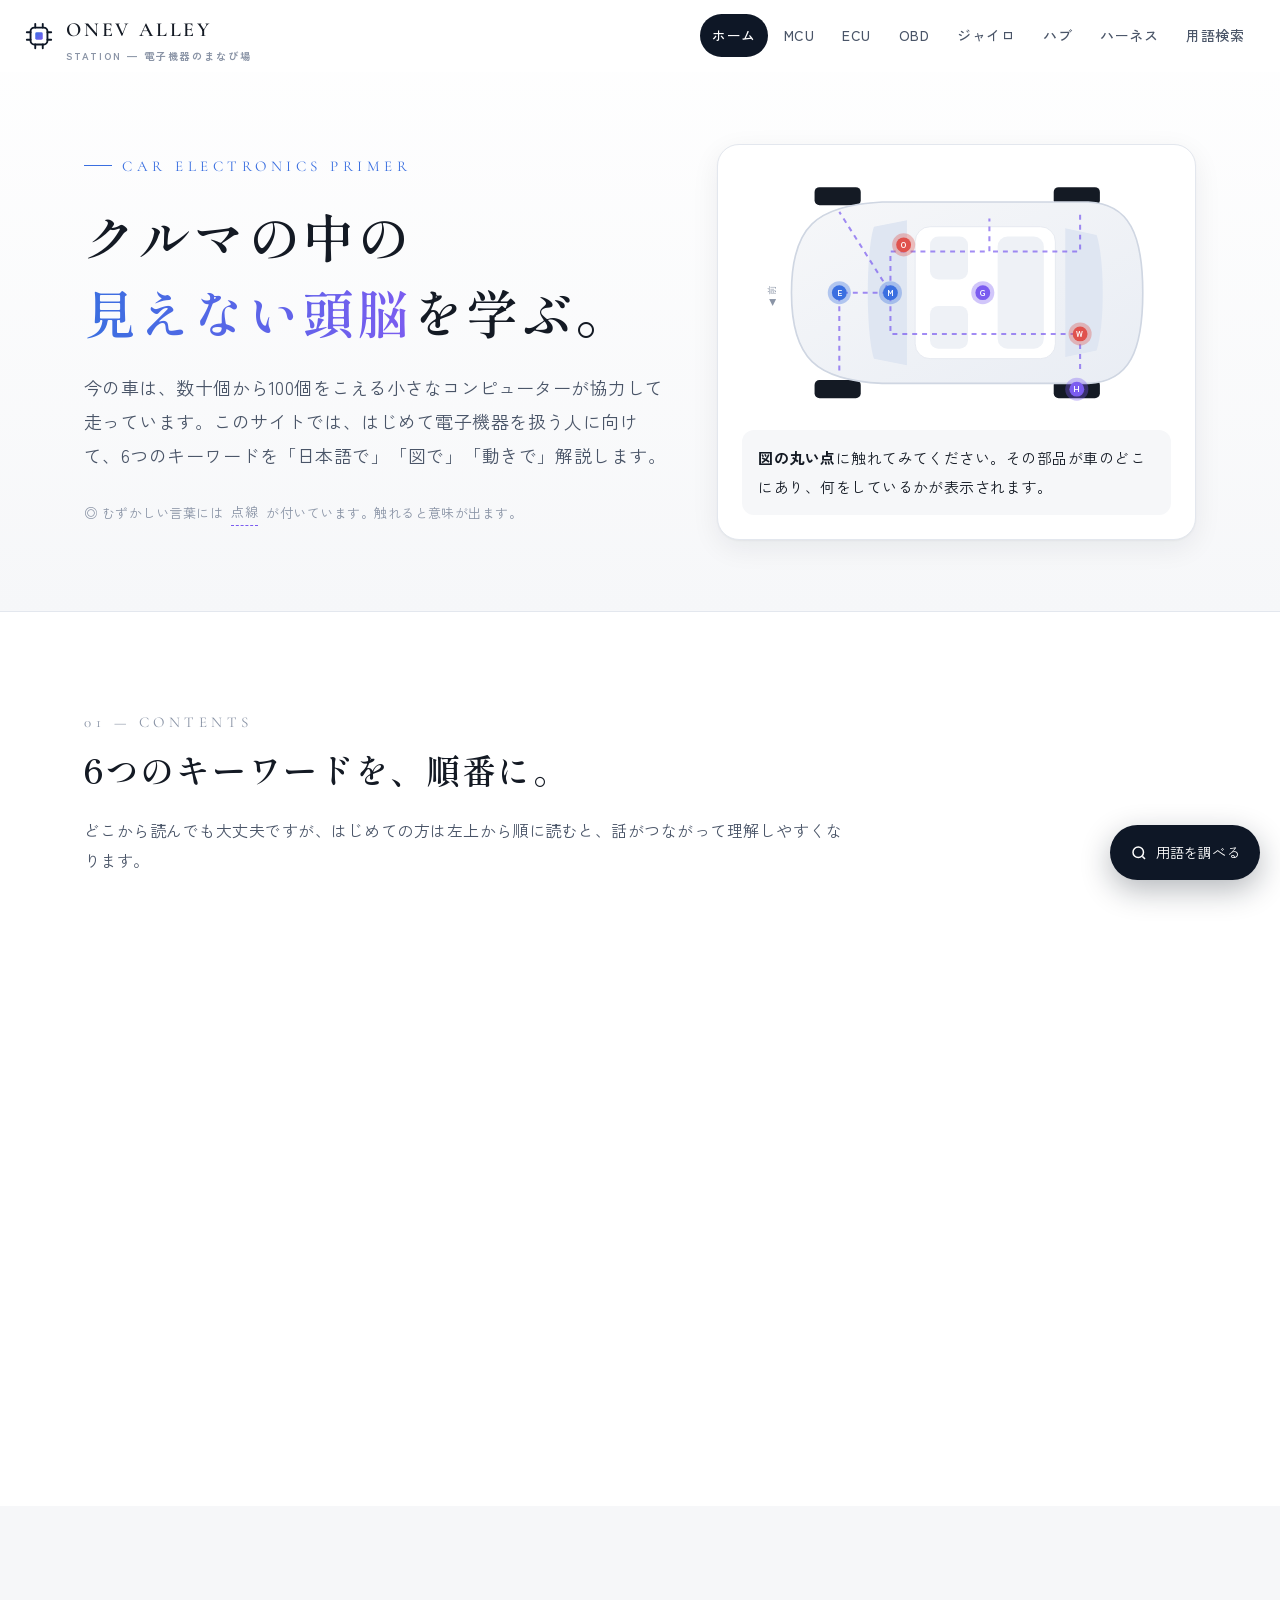
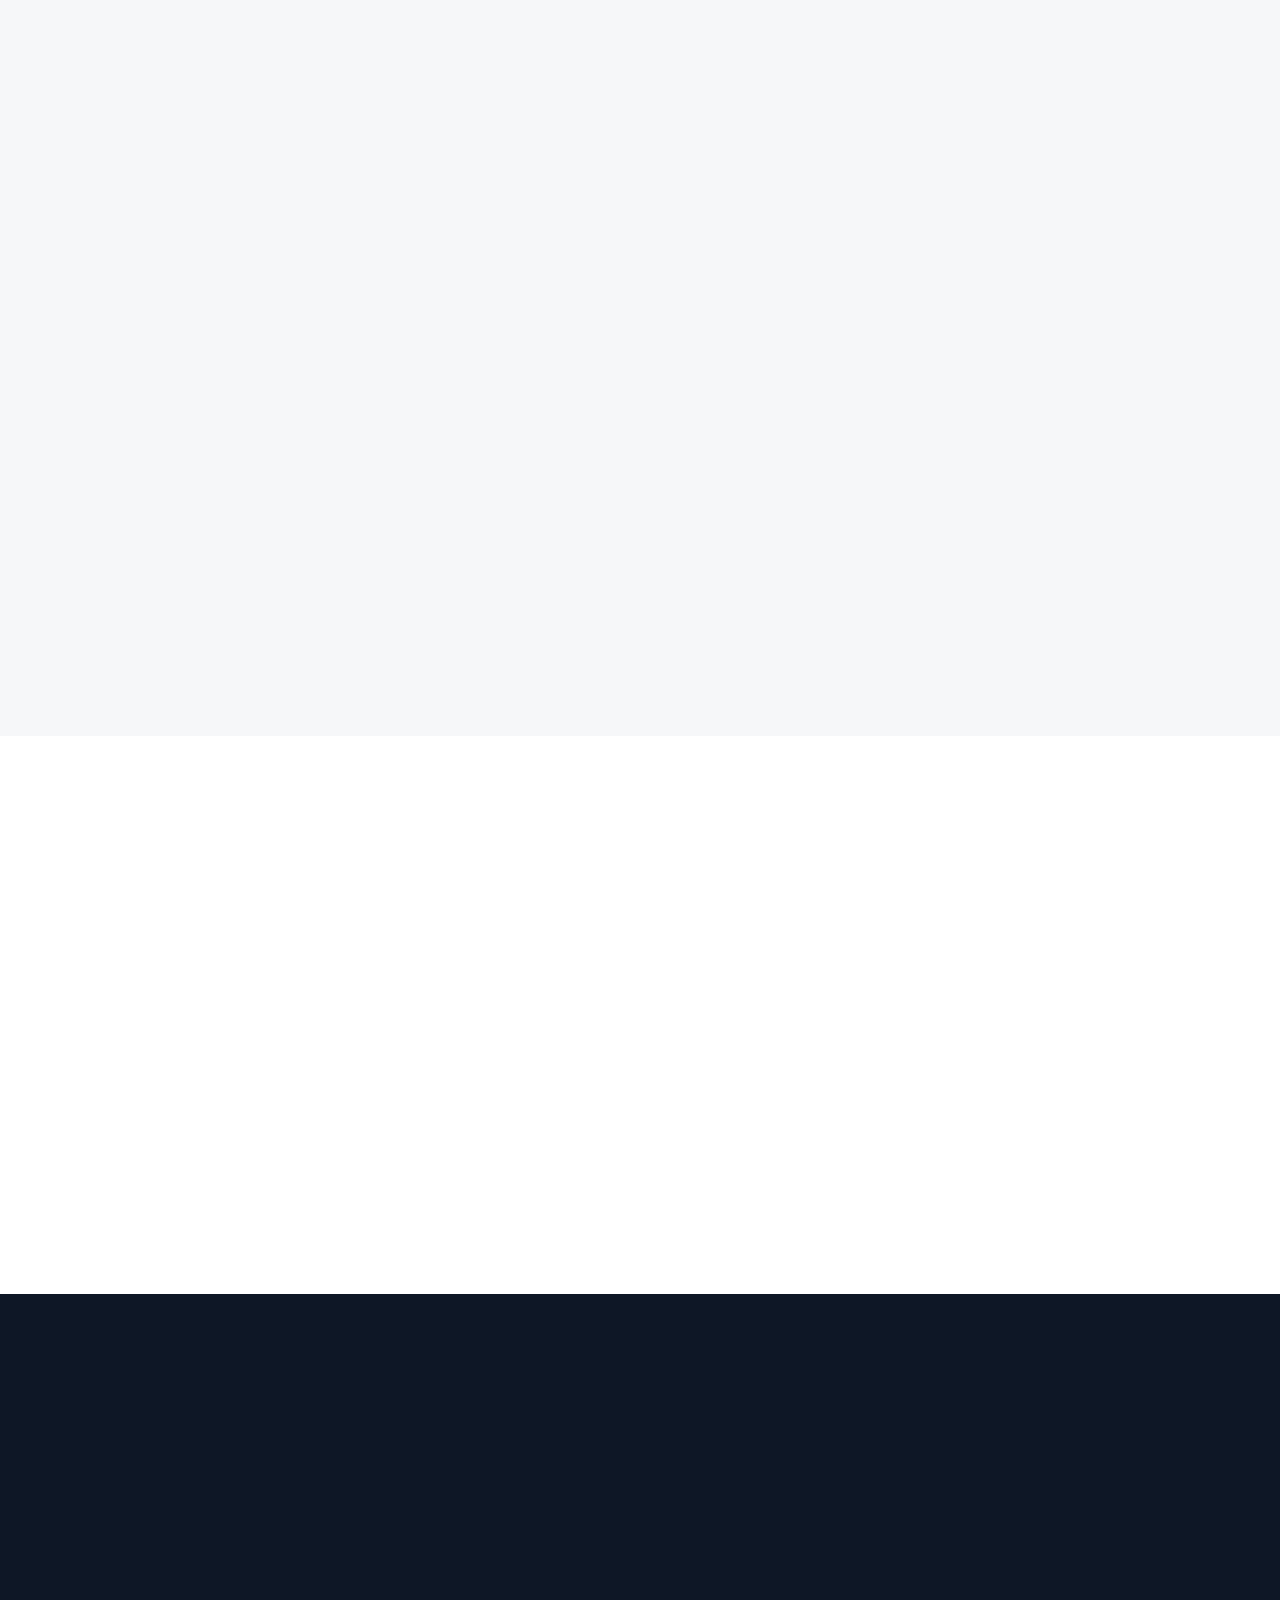
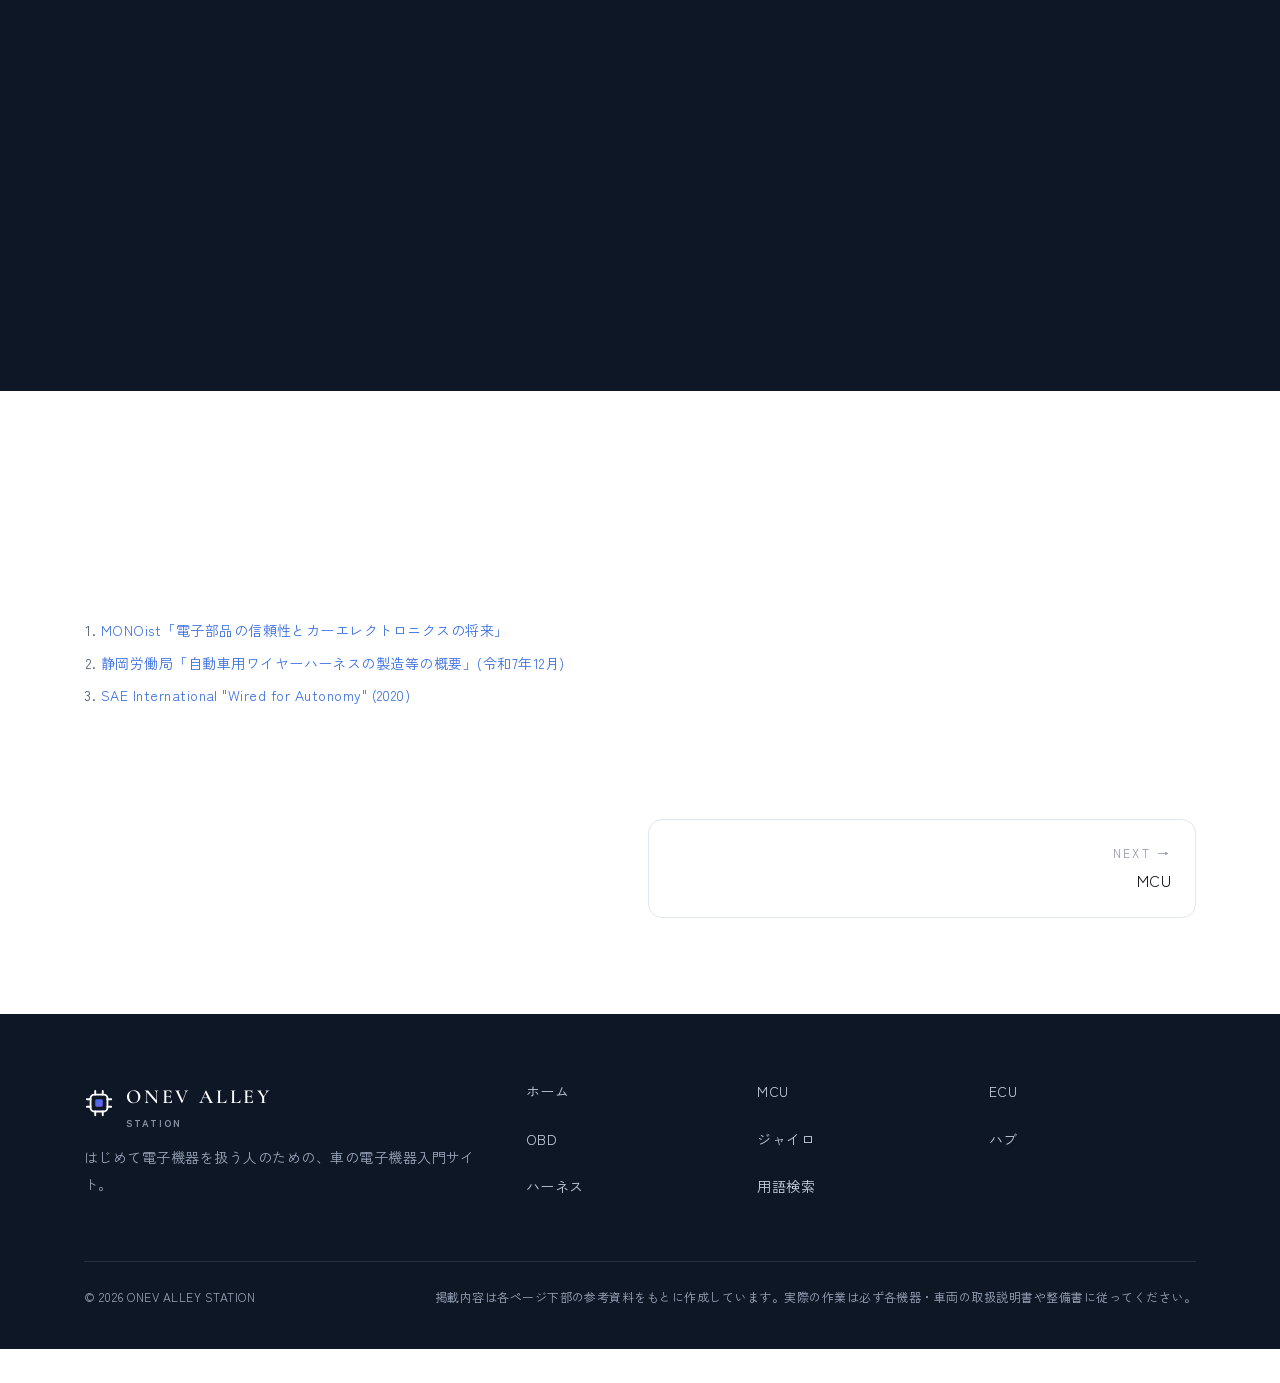
<file: index.html>
<!doctype html>
<html lang="ja">
<head>
<meta charset="utf-8">
<meta name="viewport" content="width=device-width, initial-scale=1">
<title>車の電子機器 はじめての教科書|ONEV ALLEY STATION</title>
<meta name="description" content="新卒・高卒で初めて電子機器を扱う人のための入門サイト。MCU・ECU・OBD・ジャイロ・ハブ・ワイヤーハーネスを、図と動く解説でやさしく学べます。">
<link rel="canonical" href="https://tani1794.github.io/second_before_company/">
<meta property="og:type" content="website">
<meta property="og:site_name" content="ONEV ALLEY STATION">
<meta property="og:title" content="車の電子機器 はじめての教科書|ONEV ALLEY STATION">
<meta property="og:description" content="新卒・高卒で初めて電子機器を扱う人のための入門サイト。MCU・ECU・OBD・ジャイロ・ハブ・ワイヤーハーネスを、図と動く解説でやさしく学べます。">
<meta property="og:url" content="https://tani1794.github.io/second_before_company/">
<meta property="og:image" content="https://tani1794.github.io/second_before_company/img/ogp.png">
<meta name="twitter:card" content="summary_large_image">
<meta name="theme-color" content="#0e1726">
<link rel="icon" href="img/favicon.svg" type="image/svg+xml">
<link rel="preconnect" href="https://fonts.googleapis.com">
<link rel="preconnect" href="https://fonts.gstatic.com" crossorigin>
<link href="https://fonts.googleapis.com/css2?family=Cormorant+Garamond:wght@500;600&family=Shippori+Mincho+B1:wght@500;600&family=Zen+Kaku+Gothic+New:wght@400;500;700&display=swap" rel="stylesheet">
<link rel="stylesheet" href="css/style.css">
<script type="application/ld+json">{"@context": "https://schema.org", "@type": "WebPage", "name": "車の電子機器 はじめての教科書", "description": "新卒・高卒で初めて電子機器を扱う人のための入門サイト。MCU・ECU・OBD・ジャイロ・ハブ・ワイヤーハーネスを、図と動く解説でやさしく学べます。", "inLanguage": "ja", "url": "https://tani1794.github.io/second_before_company/", "isPartOf": {"@type": "WebSite", "name": "ONEV ALLEY STATION", "url": "https://tani1794.github.io/second_before_company/"}}</script>
</head>
<body>
<header class="site-header">
  <div class="container">
    <a class="brand" href="index.html" aria-label="ONEV ALLEY STATION ホームへ"><svg class="brand-mark" viewBox="0 0 32 32" aria-hidden="true"><rect x="7" y="7" width="18" height="18" rx="4" fill="none" stroke="#0e1726" stroke-width="2"/><rect x="12" y="12" width="8" height="8" rx="1.5" fill="url(#lg)"/><g stroke="#0e1726" stroke-width="2" stroke-linecap="round"><path d="M12 3v4M20 3v4M12 25v4M20 25v4M3 12h4M3 20h4M25 12h4M25 20h4"/></g><defs><linearGradient id="lg" x1="0" y1="0" x2="1" y2="1"><stop offset="0" stop-color="#3a6fe0"/><stop offset="1" stop-color="#7b5cf0"/></linearGradient></defs></svg><span>ONEV ALLEY<small>STATION — 電子機器のまなび場</small></span></a>
    <button class="nav-toggle" aria-label="メニューを開く" aria-expanded="false" aria-controls="global-nav"><span></span><span></span><span></span></button>
    <nav class="global-nav" id="global-nav" aria-label="メインメニュー"><ul>
<li><a href="index.html" aria-current="page">ホーム</a></li>
<li><a href="mcu.html">MCU</a></li>
<li><a href="ecu.html">ECU</a></li>
<li><a href="obd.html">OBD</a></li>
<li><a href="gyro.html">ジャイロ</a></li>
<li><a href="hub.html">ハブ</a></li>
<li><a href="harness.html">ハーネス</a></li>
<li><a href="glossary.html">用語検索</a></li>
    </ul></nav>
  </div>
</header>

<main id="main">
<section class="hero">
  <div class="container hero-grid">
    <div class="reveal">
      <span class="eyebrow">Car Electronics Primer</span>
      <h1>クルマの中の<br><span class="accent">見えない頭脳</span>を学ぶ。</h1>
      <p class="lead">今の車は、数十個から100個をこえる小さなコンピューターが協力して走っています。このサイトでは、はじめて電子機器を扱う人に向けて、6つのキーワードを「日本語で」「図で」「動きで」解説します。</p>
      <p class="hero-read">◎ むずかしい言葉には<span class="term" data-term="ECU">点線</span>が付いています。触れると意味が出ます。</p>
    </div>
    <div class="hero-visual reveal delay-2">
      <svg id="car-map" viewBox="0 0 520 300" role="img" aria-label="車を上から見た図。各部品の位置を示す">
        <defs>
          <linearGradient id="body" x1="0" y1="0" x2="1" y2="1"><stop offset="0" stop-color="#f6f7f9"/><stop offset="1" stop-color="#e9edf4"/></linearGradient>
        </defs>
        <!-- タイヤ -->
        <g fill="#141a24"><rect x="88" y="22" width="56" height="22" rx="6"/><rect x="88" y="256" width="56" height="22" rx="6"/><rect x="378" y="22" width="56" height="22" rx="6"/><rect x="378" y="256" width="56" height="22" rx="6"/></g>
        <!-- 車体(左が前) -->
        <path d="M60 150 C60 70 90 44 170 40 L420 40 C470 42 486 80 486 150 C486 220 470 258 420 260 L170 260 C90 256 60 230 60 150Z" fill="url(#body)" stroke="#cfd6e2" stroke-width="2"/>
        <path d="M160 70 L200 62 L200 238 L160 230 C150 200 150 100 160 70Z" fill="#dfe6f2"/>
        <path d="M392 72 L430 80 C440 110 440 190 430 220 L392 228Z" fill="#dfe6f2"/>
        <rect x="210" y="70" width="170" height="160" rx="18" fill="#fff" stroke="#e3e7ee"/>
        <!-- 座席 -->
        <g fill="#eef1f6"><rect x="228" y="82" width="46" height="52" rx="10"/><rect x="228" y="166" width="46" height="52" rx="10"/><rect x="310" y="82" width="56" height="136" rx="12"/></g>
        <!-- ワイヤーハーネス(流れる線) -->
        <path id="harness-path" d="M118 150 L180 150 L180 100 L300 100 L300 60 M180 150 L180 200 L410 200 L410 248 M300 100 L410 100 L410 52 M180 150 L118 52 M118 150 L118 248" fill="none" stroke="#7b5cf0" stroke-width="2.5" stroke-dasharray="6 6" opacity=".7">
          <animate attributeName="stroke-dashoffset" from="24" to="0" dur="1s" repeatCount="indefinite"/>
        </path>
        <!-- ホットスポット -->
        <g class="hotspot" data-key="ecu" transform="translate(118 150)" tabindex="0" role="button" aria-label="ECU"><circle class="ring" r="14" fill="#3a6fe0" opacity=".35"/><circle r="9" fill="#3a6fe0"/><text y="4" text-anchor="middle" font-size="10" fill="#fff" font-weight="700">E</text></g>
        <g class="hotspot" data-key="mcu" transform="translate(180 150)" tabindex="0" role="button" aria-label="MCU"><circle class="ring" r="14" fill="#3a6fe0" opacity=".35"/><circle r="9" fill="#3a6fe0"/><text y="4" text-anchor="middle" font-size="10" fill="#fff" font-weight="700">M</text></g>
        <g class="hotspot" data-key="obd" transform="translate(196 92)" tabindex="0" role="button" aria-label="OBD"><circle class="ring" r="14" fill="#e0524d" opacity=".35"/><circle r="9" fill="#e0524d"/><text y="4" text-anchor="middle" font-size="10" fill="#fff" font-weight="700">O</text></g>
        <g class="hotspot" data-key="gyro" transform="translate(292 150)" tabindex="0" role="button" aria-label="ジャイロ"><circle class="ring" r="14" fill="#7b5cf0" opacity=".35"/><circle r="9" fill="#7b5cf0"/><text y="4" text-anchor="middle" font-size="10" fill="#fff" font-weight="700">G</text></g>
        <g class="hotspot" data-key="hub" transform="translate(406 267)" tabindex="0" role="button" aria-label="ハブ"><circle class="ring" r="14" fill="#7b5cf0" opacity=".35"/><circle r="9" fill="#7b5cf0"/><text y="4" text-anchor="middle" font-size="10" fill="#fff" font-weight="700">H</text></g>
        <g class="hotspot" data-key="harness" transform="translate(410 200)" tabindex="0" role="button" aria-label="ワイヤーハーネス"><circle class="ring" r="14" fill="#e0524d" opacity=".35"/><circle r="9" fill="#e0524d"/><text y="4" text-anchor="middle" font-size="10" fill="#fff" font-weight="700">W</text></g>
        <text x="40" y="154" font-size="11" fill="#8a94a6" transform="rotate(-90 40 154)" text-anchor="middle">◀ 前</text>
      </svg>
      <div id="car-info" class="demo-out" aria-live="polite"><b>図の丸い点</b>に触れてみてください。その部品が車のどこにあり、何をしているかが表示されます。</div>
    </div>
  </div>
</section>

<section class="section" id="guide">
  <div class="container">
    <div class="section-head reveal">
      <span class="section-num">01 — CONTENTS</span>
      <h2>6つのキーワードを、順番に。</h2>
      <p>どこから読んでも大丈夫ですが、はじめての方は左上から順に読むと、話がつながって理解しやすくなります。</p>
    </div>
    <div class="grid grid-3">
      <a class="card link-card reveal" href="mcu.html"><span class="tag">01 / MCU</span><h3>マイコン</h3><p>指先サイズの小さなコンピューター。すべての電子制御の出発点です。</p><span class="more">読む →</span></a>
      <a class="card link-card reveal delay-1" href="ecu.html"><span class="tag">02 / ECU</span><h3>電子制御ユニット</h3><p>マイコンを中心に組み立てた、車の各部分の「司令塔」。</p><span class="more">読む →</span></a>
      <a class="card link-card reveal delay-2" href="obd.html"><span class="tag">03 / OBD</span><h3>自己診断のしくみ</h3><p>車が自分の不調を記録する機能。2024年から車検にも登場。</p><span class="more">読む →</span></a>
      <a class="card link-card reveal" href="gyro.html"><span class="tag">04 / GYRO</span><h3>ジャイロセンサー</h3><p>「どれだけ回っているか」を測るセンサー。横滑りを防ぎます。</p><span class="more">読む →</span></a>
      <a class="card link-card reveal delay-1" href="hub.html"><span class="tag">05 / HUB</span><h3>3つのハブ</h3><p>ネットワーク・USB・車輪のモーター。同じ名前でも中身は別物。</p><span class="more">読む →</span></a>
      <a class="card link-card reveal delay-2" href="harness.html"><span class="tag">06 / HARNESS</span><h3>ワイヤーハーネス</h3><p>全部をつなぐ配線の束。車の「神経」と「血管」です。</p><span class="more">読む →</span></a>
    </div>
  </div>
</section>

<section class="section alt" id="story">
  <div class="container">
    <div class="section-head reveal">
      <span class="section-num">02 — HOW IT CONNECTS</span>
      <h2>6つは、1本の物語でつながっている。</h2>
      <p>ブレーキを踏んだ瞬間、車の中では次のようなリレーが一瞬で行われています。下のボタンで1段ずつ進めてみましょう。</p>
    </div>
    <div class="demo reveal">
      <svg id="relay" viewBox="0 0 900 200" role="img" aria-label="センサーからECU、アクチュエーターまでの情報の流れ">
        <g font-size="14" text-anchor="middle" fill="#141a24">
          <g data-step="0"><rect x="10" y="60" width="140" height="80" rx="14" fill="#fff" stroke="#e3e7ee" stroke-width="2"/><text x="80" y="95" font-weight="700">センサー</text><text x="80" y="118" font-size="12" fill="#4a5568">ジャイロ など</text></g>
          <g data-step="1"><rect x="190" y="60" width="140" height="80" rx="14" fill="#fff" stroke="#e3e7ee" stroke-width="2"/><text x="260" y="95" font-weight="700">ハーネス</text><text x="260" y="118" font-size="12" fill="#4a5568">信号を運ぶ</text></g>
          <g data-step="2"><rect x="370" y="60" width="160" height="80" rx="14" fill="#fff" stroke="#e3e7ee" stroke-width="2"/><text x="450" y="95" font-weight="700">ECU(中にMCU)</text><text x="450" y="118" font-size="12" fill="#4a5568">計算して判断</text></g>
          <g data-step="3"><rect x="570" y="60" width="140" height="80" rx="14" fill="#fff" stroke="#e3e7ee" stroke-width="2"/><text x="640" y="95" font-weight="700">アクチュエーター</text><text x="640" y="118" font-size="12" fill="#4a5568">ブレーキが動く</text></g>
          <g data-step="4"><rect x="750" y="60" width="140" height="80" rx="14" fill="#fff" stroke="#e3e7ee" stroke-width="2"/><text x="820" y="95" font-weight="700">OBD</text><text x="820" y="118" font-size="12" fill="#4a5568">異常を記録</text></g>
        </g>
        <g stroke="#cfd6e2" stroke-width="2" marker-end="url(#arr)"><path d="M150 100h36"/><path d="M330 100h36"/><path d="M530 100h36"/><path d="M710 100h36"/></g>
        <defs><marker id="arr" viewBox="0 0 10 10" refX="8" refY="5" markerWidth="7" markerHeight="7" orient="auto"><path d="M0 0L10 5L0 10z" fill="#cfd6e2"/></marker></defs>
        <circle id="relay-dot" r="7" cx="80" cy="40" fill="#e0524d"/>
      </svg>
      <div class="demo-controls"><button class="btn" id="relay-next" type="button">次へ進む →</button><button class="btn ghost" id="relay-reset" type="button">最初から</button></div>
      <div id="relay-text" class="demo-out">「次へ進む」を押してください。</div>
    </div>
  </div>
</section>

<section class="section" id="numbers">
  <div class="container">
    <div class="section-head reveal">
      <span class="section-num">03 — BY THE NUMBERS</span>
      <h2>数字で見る、車の電子化。</h2>
      <p>「車=機械」というイメージは、もう半分しか当たっていません。</p>
    </div>
    <div class="stats reveal">
      <div><span class="num" data-count="100">0</span><span class="unit">個以上</span><div class="label">最新の高級車に積まれるECUの数</div><div class="src">出典:MONOist</div></div>
      <div><span class="num" data-count="1200">0</span><span class="unit">回路</span><div class="label">自動車用ハーネスの回路数(800〜1,200)</div><div class="src">出典:静岡労働局 資料</div></div>
      <div><span class="num" data-count="4">0</span><span class="unit">km</span><div class="label">大型・高級車の電線をつなげた長さ</div><div class="src">出典:SAE International</div></div>
    </div>
  </div>
</section>

<section class="section dark" id="tips">
  <div class="container">
    <div class="section-head reveal">
      <span class="section-num">04 — HOW TO LEARN</span>
      <h2>略語は「分解」すれば怖くない。</h2>
      <p>電子機器の世界はアルファベット3文字だらけです。でも、1文字ずつ英単語に戻して日本語にすると、名前そのものが説明になっています。</p>
    </div>
    <div class="tabs reveal">
      <div class="tab-list" role="tablist" aria-label="略語の分解例">
        <button class="tab-btn" role="tab" id="t-ecu" aria-controls="p-ecu" aria-selected="true">ECU</button>
        <button class="tab-btn" role="tab" id="t-mcu" aria-controls="p-mcu" aria-selected="false" tabindex="-1">MCU</button>
        <button class="tab-btn" role="tab" id="t-obd" aria-controls="p-obd" aria-selected="false" tabindex="-1">OBD</button>
      </div>
      <div class="tab-panel" role="tabpanel" id="p-ecu" aria-labelledby="t-ecu">
        <div class="grid grid-3">
          <div class="card"><h3>E — Electronic</h3><p>電子の/電子式の</p></div>
          <div class="card"><h3>C — Control</h3><p>制御(思いどおりに動かすこと)</p></div>
          <div class="card"><h3>U — Unit</h3><p>ひとまとまりの装置</p></div>
        </div>
        <p class="mt-32">→ つなげると「<b style="color:#fff">電子で制御する装置</b>」。名前がそのまま役割です。</p>
      </div>
      <div class="tab-panel" role="tabpanel" id="p-mcu" aria-labelledby="t-mcu" hidden>
        <div class="grid grid-3">
          <div class="card"><h3>M — Micro</h3><p>とても小さい</p></div>
          <div class="card"><h3>C — Controller</h3><p>制御するもの</p></div>
          <div class="card"><h3>U — Unit</h3><p>ひとまとまりの装置</p></div>
        </div>
        <p class="mt-32">→ 「<b style="color:#fff">小さな制御装置</b>」。日本では「マイコン」と呼ぶのが一般的です。</p>
      </div>
      <div class="tab-panel" role="tabpanel" id="p-obd" aria-labelledby="t-obd" hidden>
        <div class="grid grid-3">
          <div class="card"><h3>O — On</h3><p>〜の上に</p></div>
          <div class="card"><h3>B — Board</h3><p>(車に)載せた</p></div>
          <div class="card"><h3>D — Diagnostics</h3><p>診断</p></div>
        </div>
        <p class="mt-32">→ 「<b style="color:#fff">車に載っている診断装置</b>」。正式には「車載式故障診断装置」といいます。</p>
      </div>
    </div>
  </div>
</section>

<section class="section" id="refs">
  <div class="container">
    <div class="section-head reveal"><span class="section-num">REFERENCES</span><h2>参考資料</h2></div>
    <ol class="refs">
      <li><a href="https://monoist.itmedia.co.jp/mn/articles/0901/23/news133.html" target="_blank" rel="noopener">MONOist「電子部品の信頼性とカーエレクトロニクスの将来」</a></li>
      <li><a href="https://jsite.mhlw.go.jp/shizuoka-roudoukyoku/content/contents/R7kochin_1_9.pdf" target="_blank" rel="noopener">静岡労働局「自動車用ワイヤーハーネスの製造等の概要」(令和7年12月)</a></li>
      <li><a href="https://saemobilus.sae.org/content/20AVEP01_05" target="_blank" rel="noopener">SAE International "Wired for Autonomy" (2020)</a></li>
    </ol>
  </div>
</section>

<section class="section" style="padding-top:0"><div class="container"><nav class="pager" aria-label="前後のページ"><span></span><a class="next" href="mcu.html"><small>NEXT →</small>MCU</a></nav></div></section>
</main>

<footer class="site-footer">
  <div class="container">
    <div class="footer-grid">
      <div>
        <a class="brand" href="index.html"><svg class="brand-mark" viewBox="0 0 32 32" aria-hidden="true"><rect x="7" y="7" width="18" height="18" rx="4" fill="none" stroke="#ffffff" stroke-width="2"/><rect x="12" y="12" width="8" height="8" rx="1.5" fill="url(#lg)"/><g stroke="#ffffff" stroke-width="2" stroke-linecap="round"><path d="M12 3v4M20 3v4M12 25v4M20 25v4M3 12h4M3 20h4M25 12h4M25 20h4"/></g><defs><linearGradient id="lg" x1="0" y1="0" x2="1" y2="1"><stop offset="0" stop-color="#3a6fe0"/><stop offset="1" stop-color="#7b5cf0"/></linearGradient></defs></svg><span>ONEV ALLEY<small>STATION</small></span></a>
        <p style="margin-top:16px">はじめて電子機器を扱う人のための、車の電子機器入門サイト。</p>
      </div>
      <ul class="footer-links">
<li><a href="index.html">ホーム</a></li>
<li><a href="mcu.html">MCU</a></li>
<li><a href="ecu.html">ECU</a></li>
<li><a href="obd.html">OBD</a></li>
<li><a href="gyro.html">ジャイロ</a></li>
<li><a href="hub.html">ハブ</a></li>
<li><a href="harness.html">ハーネス</a></li>
<li><a href="glossary.html">用語検索</a></li>
      </ul>
    </div>
    <div class="footer-bottom">
      <span>&copy; 2026 ONEV ALLEY STATION</span>
      <span>掲載内容は各ページ下部の参考資料をもとに作成しています。実際の作業は必ず各機器・車両の取扱説明書や整備書に従ってください。</span>
    </div>
  </div>
</footer>

<button class="search-fab" type="button" aria-haspopup="dialog">
  <svg width="18" height="18" viewBox="0 0 24 24" fill="none" stroke="currentColor" stroke-width="2" aria-hidden="true"><circle cx="11" cy="11" r="7"/><path d="m20 20-3.5-3.5"/></svg>用語を調べる
</button>
<div class="search-drawer" role="dialog" aria-modal="true" aria-label="用語を調べる">
  <div class="backdrop"></div>
  <div class="panel">
    <button class="close" type="button" aria-label="閉じる">×</button>
    <h3>用語を調べる</h3>
    <p class="muted">わからない言葉を入れてください。サイト内の用語集と、インターネット(Wikipedia日本語版)から探します。</p>
    <form class="search-box" data-out="drawer-results" role="search">
      <input type="search" placeholder="例:CAN、コネクター、ヨーレート" aria-label="調べたい用語">
      <button type="submit">調べる</button>
    </form>
    <div class="chips"><button type="button" class="chip">ECU</button><button type="button" class="chip">CAN</button><button type="button" class="chip">マイコン</button><button type="button" class="chip">テスター</button></div>
    <div id="drawer-results" aria-live="polite"></div>
  </div>
</div>

<script src="js/glossary-data.js"></script>
<script src="js/main.js"></script>
<script src="js/index.js"></script>
</body>
</html>
</file>
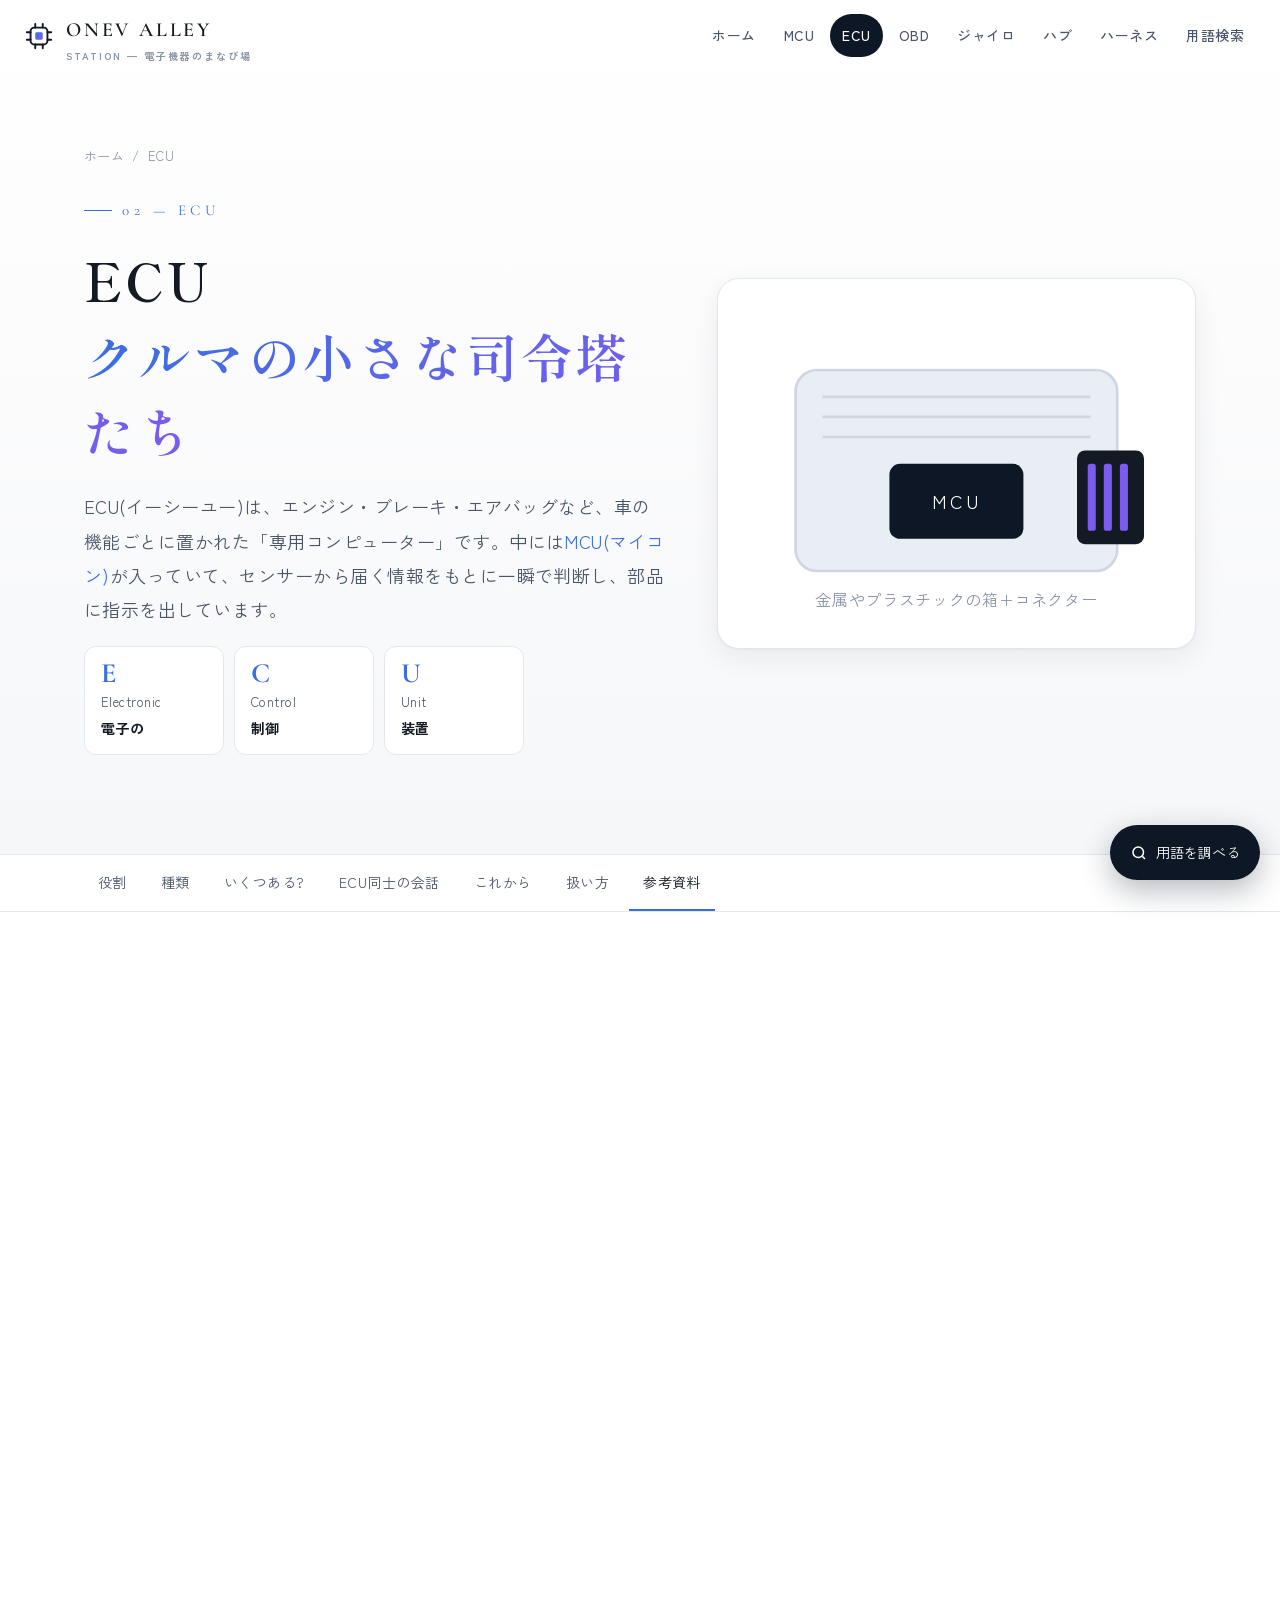
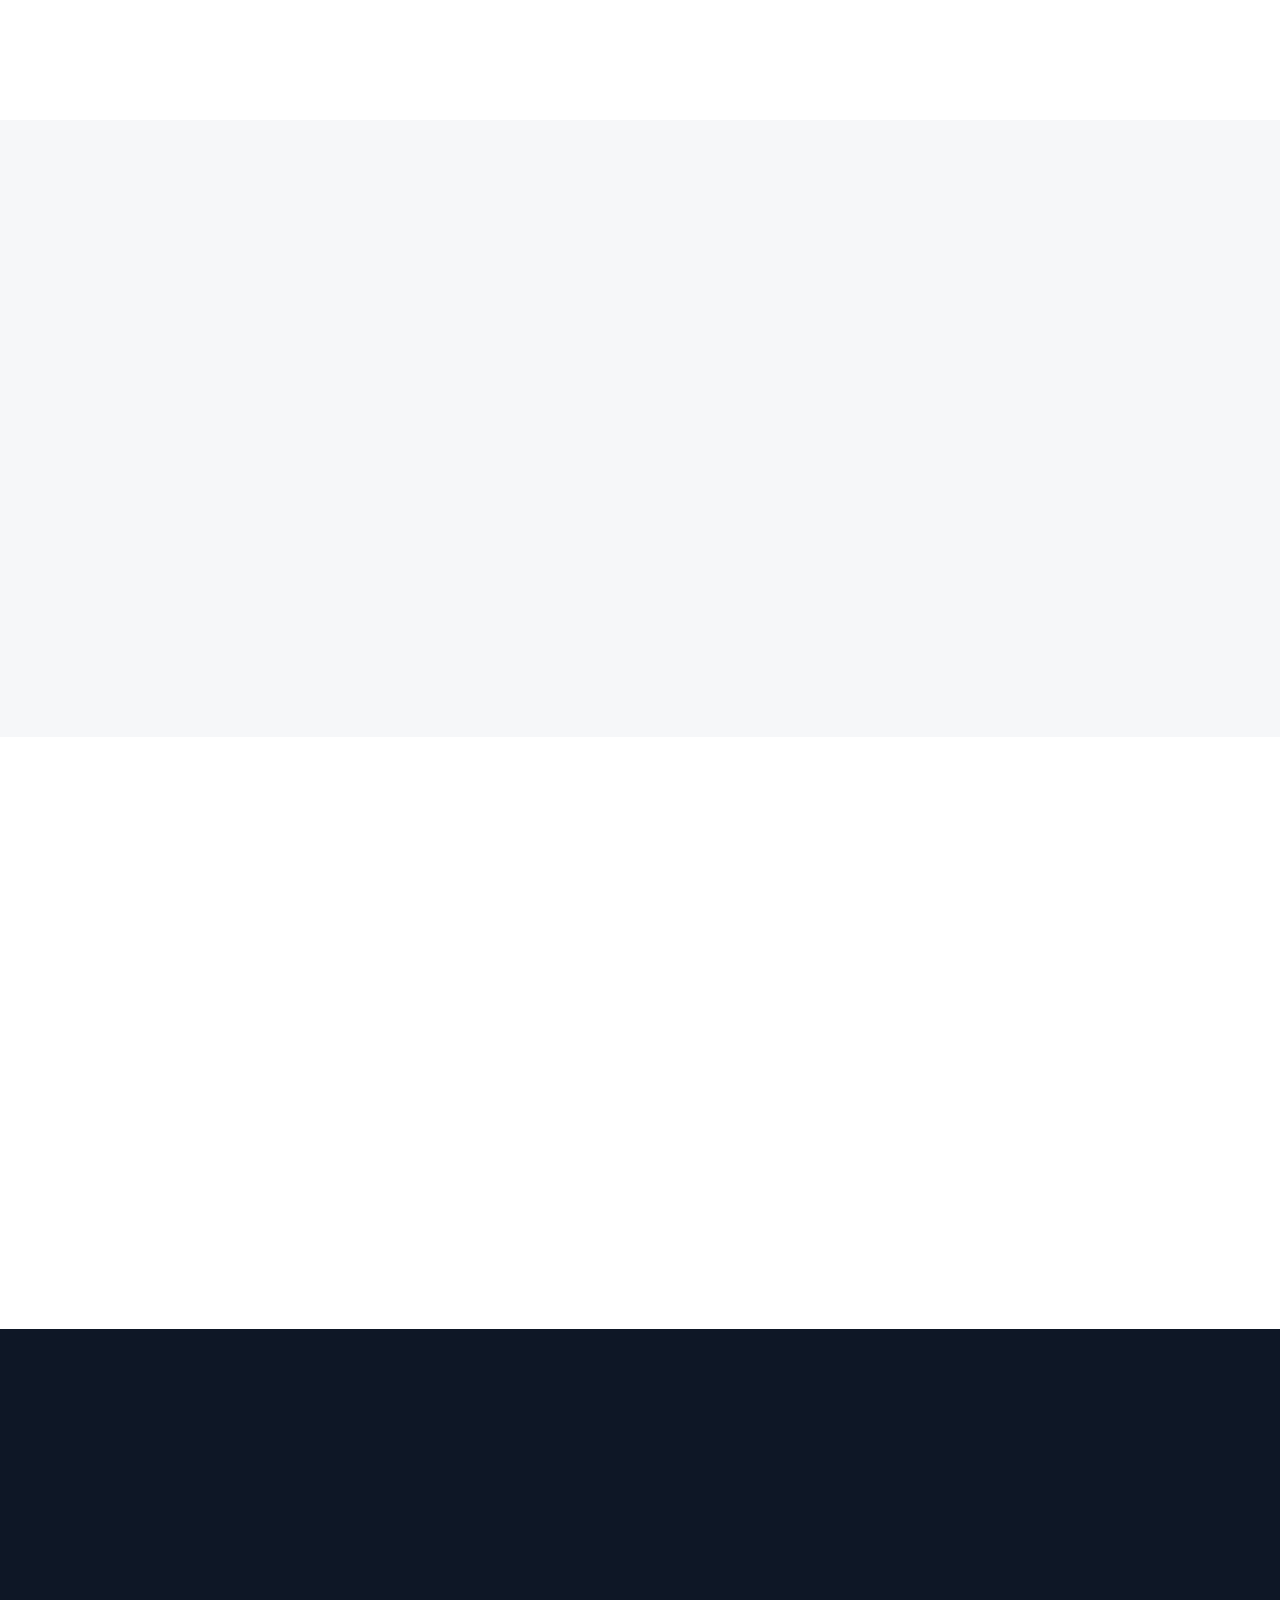
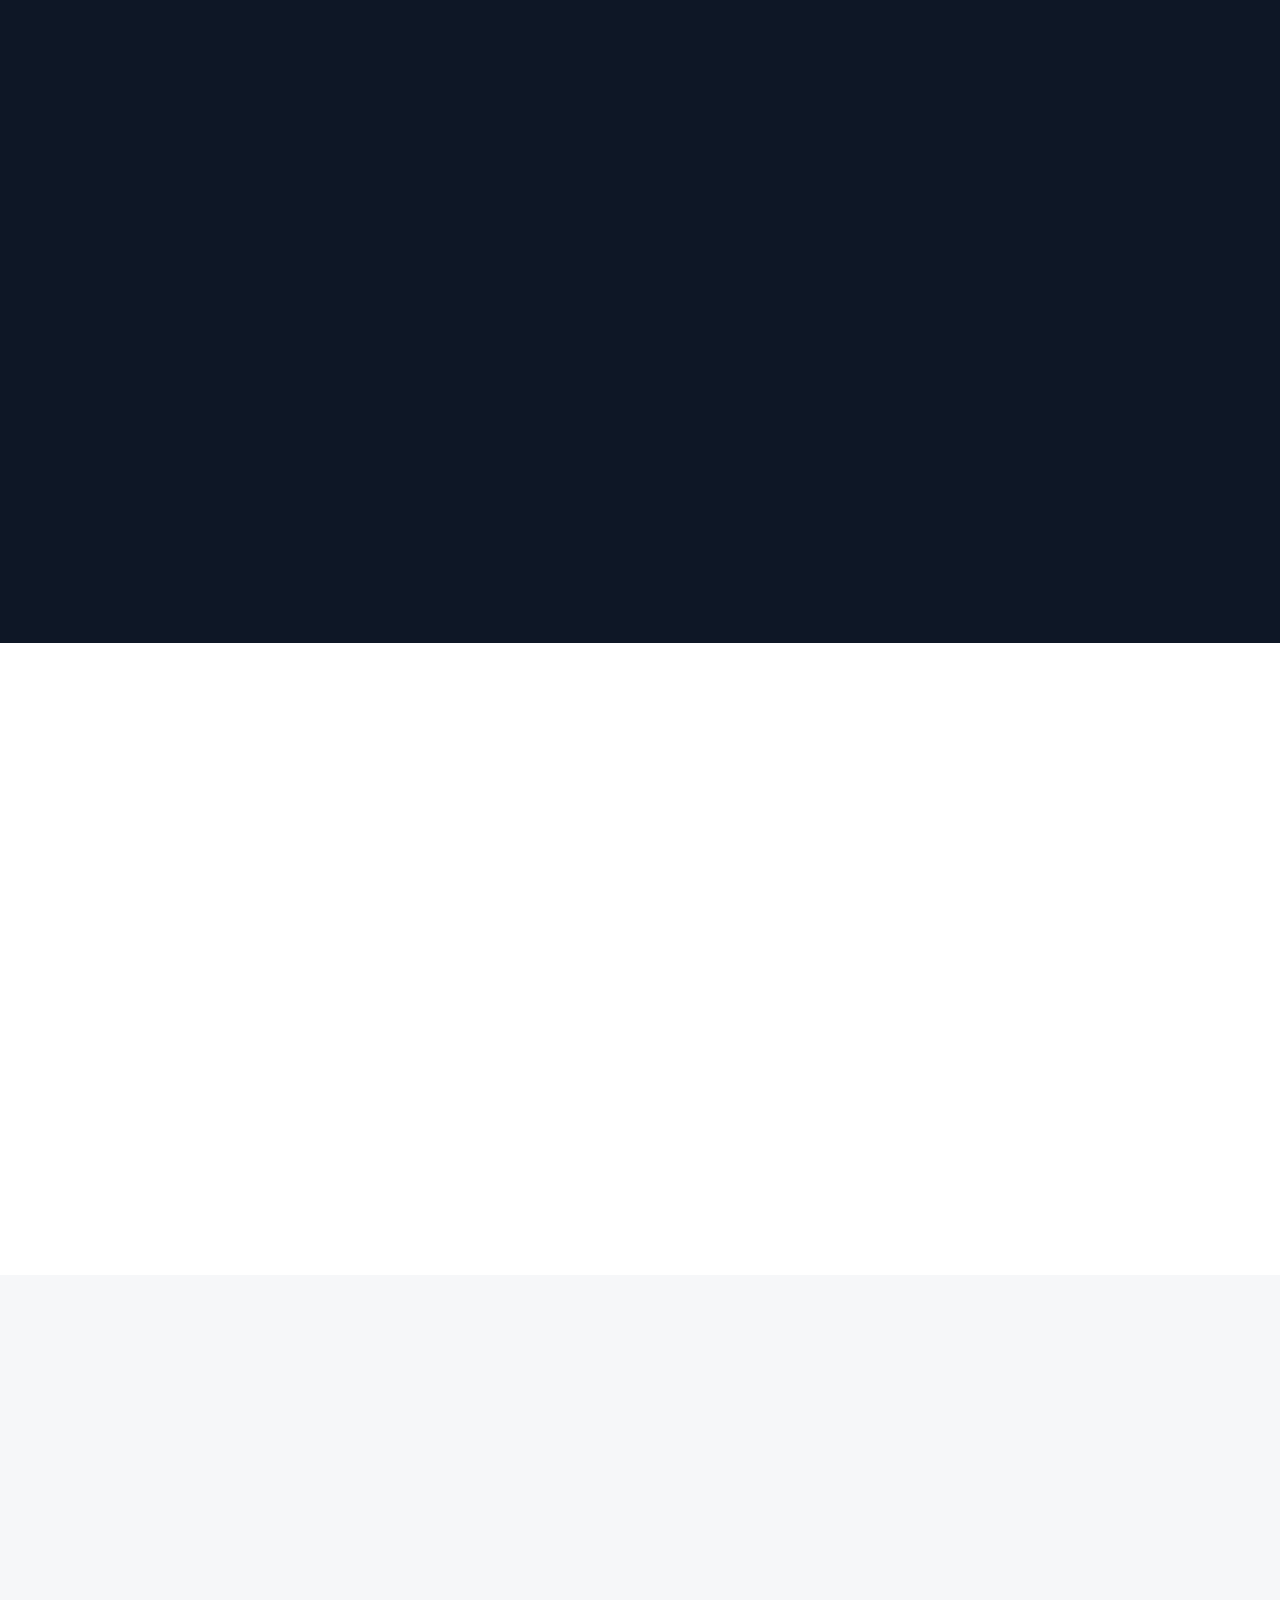
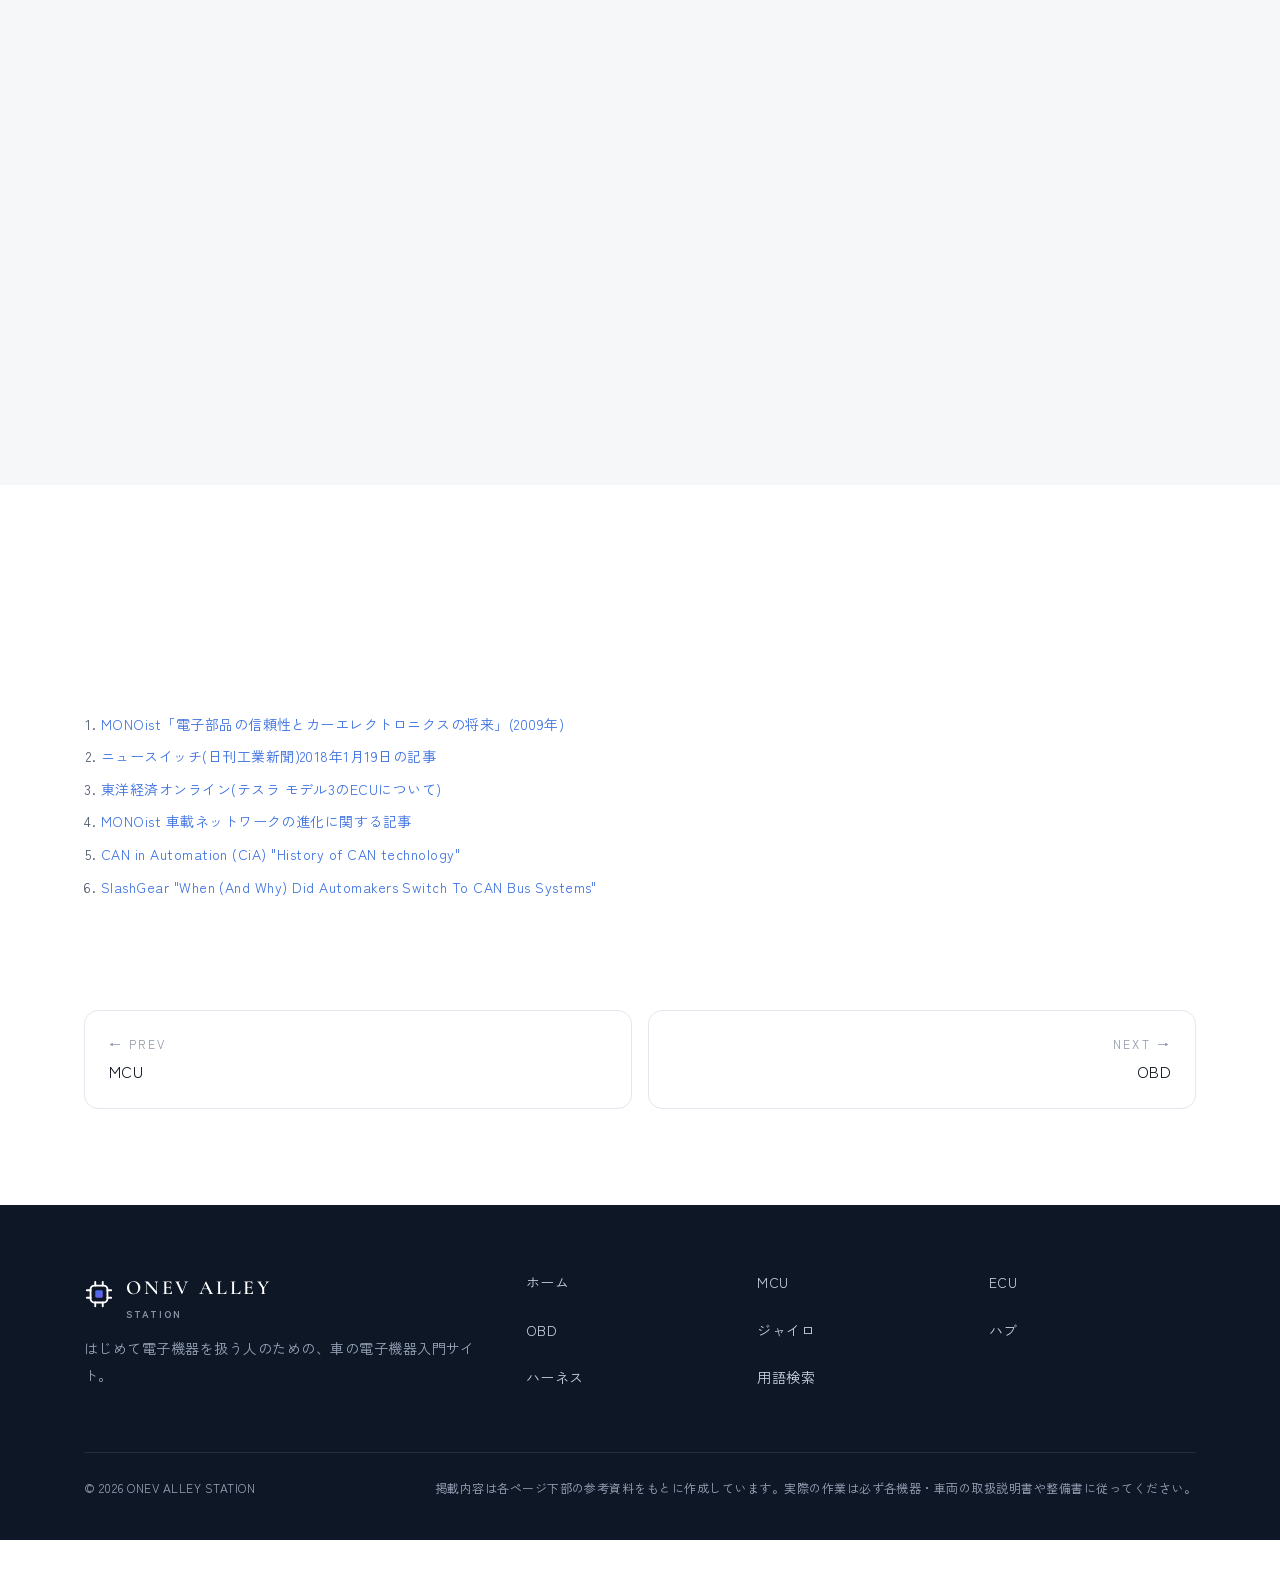
<file: ecu.html>
<!doctype html>
<html lang="ja">
<head>
<meta charset="utf-8">
<meta name="viewport" content="width=device-width, initial-scale=1">
<title>ECU(電子制御ユニット)とは?車の司令塔|ONEV ALLEY STATION</title>
<meta name="description" content="ECU(電子制御ユニット)が車の中で何をしているのか、センサー・アクチュエーター・CAN通信との関係を図でやさしく解説します。">
<link rel="canonical" href="https://tani1794.github.io/second_before_company/ecu.html">
<meta property="og:type" content="article">
<meta property="og:site_name" content="ONEV ALLEY STATION">
<meta property="og:title" content="ECU(電子制御ユニット)とは?車の司令塔|ONEV ALLEY STATION">
<meta property="og:description" content="ECU(電子制御ユニット)が車の中で何をしているのか、センサー・アクチュエーター・CAN通信との関係を図でやさしく解説します。">
<meta property="og:url" content="https://tani1794.github.io/second_before_company/ecu.html">
<meta property="og:image" content="https://tani1794.github.io/second_before_company/img/ogp.png">
<meta name="twitter:card" content="summary_large_image">
<meta name="theme-color" content="#0e1726">
<link rel="icon" href="img/favicon.svg" type="image/svg+xml">
<link rel="preconnect" href="https://fonts.googleapis.com">
<link rel="preconnect" href="https://fonts.gstatic.com" crossorigin>
<link href="https://fonts.googleapis.com/css2?family=Cormorant+Garamond:wght@500;600&family=Shippori+Mincho+B1:wght@500;600&family=Zen+Kaku+Gothic+New:wght@400;500;700&display=swap" rel="stylesheet">
<link rel="stylesheet" href="css/style.css">
<script type="application/ld+json">{"@context": "https://schema.org", "@type": "WebPage", "name": "ECU(電子制御ユニット)とは?車の司令塔", "description": "ECU(電子制御ユニット)が車の中で何をしているのか、センサー・アクチュエーター・CAN通信との関係を図でやさしく解説します。", "inLanguage": "ja", "url": "https://tani1794.github.io/second_before_company/ecu.html", "isPartOf": {"@type": "WebSite", "name": "ONEV ALLEY STATION", "url": "https://tani1794.github.io/second_before_company/"}}</script>
</head>
<body>
<header class="site-header">
  <div class="container">
    <a class="brand" href="index.html" aria-label="ONEV ALLEY STATION ホームへ"><svg class="brand-mark" viewBox="0 0 32 32" aria-hidden="true"><rect x="7" y="7" width="18" height="18" rx="4" fill="none" stroke="#0e1726" stroke-width="2"/><rect x="12" y="12" width="8" height="8" rx="1.5" fill="url(#lg)"/><g stroke="#0e1726" stroke-width="2" stroke-linecap="round"><path d="M12 3v4M20 3v4M12 25v4M20 25v4M3 12h4M3 20h4M25 12h4M25 20h4"/></g><defs><linearGradient id="lg" x1="0" y1="0" x2="1" y2="1"><stop offset="0" stop-color="#3a6fe0"/><stop offset="1" stop-color="#7b5cf0"/></linearGradient></defs></svg><span>ONEV ALLEY<small>STATION — 電子機器のまなび場</small></span></a>
    <button class="nav-toggle" aria-label="メニューを開く" aria-expanded="false" aria-controls="global-nav"><span></span><span></span><span></span></button>
    <nav class="global-nav" id="global-nav" aria-label="メインメニュー"><ul>
<li><a href="index.html">ホーム</a></li>
<li><a href="mcu.html">MCU</a></li>
<li><a href="ecu.html" aria-current="page">ECU</a></li>
<li><a href="obd.html">OBD</a></li>
<li><a href="gyro.html">ジャイロ</a></li>
<li><a href="hub.html">ハブ</a></li>
<li><a href="harness.html">ハーネス</a></li>
<li><a href="glossary.html">用語検索</a></li>
    </ul></nav>
  </div>
</header>

<main id="main">
<section class="hero">
  <div class="container hero-grid">
    <div class="reveal">
      <nav class="breadcrumb" aria-label="現在地"><a href="index.html">ホーム</a><span>/</span>ECU</nav>
      <span class="eyebrow">02 — ECU</span>
      <h1>ECU<br><span class="accent">クルマの小さな司令塔たち</span></h1>
      <p class="lead">ECU(イーシーユー)は、エンジン・ブレーキ・エアバッグなど、車の機能ごとに置かれた「専用コンピューター」です。中には<a href="mcu.html">MCU(マイコン)</a>が入っていて、センサーから届く情報をもとに一瞬で判断し、部品に指示を出しています。</p>
      <div class="abbr-box">
        <div class="piece"><b>E</b><span>Electronic</span><em>電子の</em></div>
        <div class="piece"><b>C</b><span>Control</span><em>制御</em></div>
        <div class="piece"><b>U</b><span>Unit</span><em>装置</em></div>
      </div>
    </div>
    <div class="hero-visual reveal delay-2">
      <svg viewBox="0 0 320 240" role="img" aria-label="ECUの外観イラスト">
        <rect x="40" y="50" width="240" height="150" rx="16" fill="#e9edf4" stroke="#cfd6e2" stroke-width="2"/>
        <g stroke="#cfd6e2" stroke-width="2"><path d="M60 70h200M60 85h200M60 100h200"/></g>
        <rect x="110" y="120" width="100" height="56" rx="8" fill="#0e1726"/>
        <text x="160" y="154" text-anchor="middle" fill="#fff" font-size="14" letter-spacing="2">MCU</text>
        <rect x="250" y="110" width="50" height="70" rx="6" fill="#141a24"/>
        <g fill="#7b5cf0"><rect x="258" y="120" width="6" height="50" rx="2"/><rect x="270" y="120" width="6" height="50" rx="2"/><rect x="282" y="120" width="6" height="50" rx="2"/></g>
        <text x="160" y="226" text-anchor="middle" font-size="12" fill="#8a94a6">金属やプラスチックの箱+コネクター</text>
      </svg>
    </div>
  </div>
</section>

<nav class="page-tabs" aria-label="このページの目次"><ul>
  <li><a href="#role">役割</a></li>
  <li><a href="#types">種類</a></li>
  <li><a href="#count">いくつある?</a></li>
  <li><a href="#can">ECU同士の会話</a></li>
  <li><a href="#future">これから</a></li>
  <li><a href="#handling">扱い方</a></li>
  <li><a href="#refs">参考資料</a></li>
</ul></nav>

<section class="section" id="role">
  <div class="container">
    <div class="section-head reveal">
      <span class="section-num">01 — ROLE</span>
      <h2>目・脳・手足の「脳」にあたる。</h2>
      <p>人の体にたとえると、ECUのまわりは次の3つで成り立っています。</p>
    </div>
    <div class="grid grid-3">
      <div class="card reveal"><div class="icon red">目</div><h3><span class="term" data-term="センサー">センサー</span></h3><p>回転数・速度・温度・アクセルの踏み込み量などを測って、電気の信号に変えます。</p></div>
      <div class="card reveal delay-1"><div class="icon">脳</div><h3>ECU</h3><p>信号を受け取り、プログラムに従って「どれだけ動かすか」を計算・判断します。</p></div>
      <div class="card reveal delay-2"><div class="icon violet">手</div><h3><span class="term" data-term="アクチュエーター">アクチュエーター</span></h3><p>ECUの指示で実際に動く部品。燃料を吹き出す装置、モーター、ブレーキの油圧装置など。</p></div>
    </div>
    <div class="keypoint reveal mt-32"><strong>具体例</strong><p>アクセルを踏む → ペダルのセンサーが踏み込み量を測る → エンジン用ECUが「燃料をこれだけ、このタイミングで」と計算 → 燃料噴射装置が動く。これが1秒間に何度もくり返されます。</p></div>
  </div>
</section>

<section class="section alt" id="types">
  <div class="container">
    <div class="section-head reveal">
      <span class="section-num">02 — TYPES</span>
      <h2>担当ごとに、たくさんのECUがある。</h2>
      <p>大きく4つのグループに分けると覚えやすくなります。タブを切り替えてみましょう。</p>
    </div>
    <div class="tabs reveal">
      <div class="tab-list" role="tablist" aria-label="ECUの種類">
        <button class="tab-btn" role="tab" id="t1" aria-controls="p1" aria-selected="true">走る</button>
        <button class="tab-btn" role="tab" id="t2" aria-controls="p2" aria-selected="false" tabindex="-1">曲がる・止まる</button>
        <button class="tab-btn" role="tab" id="t3" aria-controls="p3" aria-selected="false" tabindex="-1">快適・便利</button>
        <button class="tab-btn" role="tab" id="t4" aria-controls="p4" aria-selected="false" tabindex="-1">情報・通信</button>
      </div>
      <div class="tab-panel" role="tabpanel" id="p1" aria-labelledby="t1">
        <div class="grid grid-3">
          <div class="card"><h3>エンジン制御</h3><p>燃料の量・噴射のタイミング・アイドリングの回転数などを調整します。</p></div>
          <div class="card"><h3>変速機(トランスミッション)制御</h3><p>速度に合わせてギアを自動で切り替えます。</p></div>
          <div class="card"><h3>モーター・電池制御</h3><p>ハイブリッド車や電気自動車で、モーターの力や電池の状態を管理します。</p></div>
        </div>
      </div>
      <div class="tab-panel" role="tabpanel" id="p2" aria-labelledby="t2" hidden>
        <div class="grid grid-3">
          <div class="card"><h3><span class="term" data-term="ABS">ABS</span> / <span class="term" data-term="ESC">横滑り防止</span></h3><p>タイヤのロックや横滑りを防ぎます。<a href="gyro.html">ジャイロセンサー</a>の情報を使います。</p></div>
          <div class="card"><h3>電動パワーステアリング</h3><p>ハンドル操作をモーターで軽くします。</p></div>
          <div class="card"><h3>エアバッグ</h3><p>衝突を検知して、一瞬でエアバッグを開かせます。</p></div>
        </div>
      </div>
      <div class="tab-panel" role="tabpanel" id="p3" aria-labelledby="t3" hidden>
        <div class="grid grid-3">
          <div class="card"><h3>エアコン</h3><p>車内の温度を測り、設定温度に近づけます。</p></div>
          <div class="card"><h3>ボディ制御</h3><p>ドアロック、パワーウインドウ、ライトなどを担当します。</p></div>
          <div class="card"><h3>シート・ミラー</h3><p>座席やミラーの位置を記憶・調整します。</p></div>
        </div>
      </div>
      <div class="tab-panel" role="tabpanel" id="p4" aria-labelledby="t4" hidden>
        <div class="grid grid-3">
          <div class="card"><h3>メーター</h3><p>速度や警告灯を表示します。</p></div>
          <div class="card"><h3>ナビ・オーディオ</h3><p>地図や音楽、スマホとの連携を担当します。</p></div>
          <div class="card"><h3>ゲートウェイ</h3><p>車内のネットワーク同士をつなぐ「交通整理係」。診断機との窓口にもなります。</p></div>
        </div>
      </div>
    </div>
  </div>
</section>

<section class="section" id="count">
  <div class="container split">
    <div class="reveal">
      <span class="section-num">03 — HOW MANY</span>
      <h2>1台に、いくつ載っている?</h2>
      <p>答えは「車による」。資料によって数え方や時期が違いますが、どの資料も<b>数十個〜100個以上</b>という点では一致しています。</p>
      <p>一方で、ECUをまとめて数を減らす動きもあります。テスラの「モデル3」は、ECUを数個にまとめたことで専門家を驚かせました。</p>
      <p class="muted">※ グラフの数値は、それぞれ出典の資料が示した目安です。</p>
    </div>
    <div class="demo reveal delay-1">
      <div class="bar-chart">
        <div class="bar-row"><span>統合型の例(テスラ モデル3)</span><div class="bar-track"><div class="bar-fill" data-width="4"></div></div><span class="val">数個</span></div>
        <div class="bar-row"><span>2018年ごろの平均</span><div class="bar-track"><div class="bar-fill" data-width="18"></div></div><span class="val">約20</span></div>
        <div class="bar-row"><span>一般的な車(2009年の解説)</span><div class="bar-track"><div class="bar-fill" data-width="28"></div></div><span class="val">30+</span></div>
        <div class="bar-row"><span>一般的な車(2022年の専門家談)</span><div class="bar-track"><div class="bar-fill" data-width="55"></div></div><span class="val">60+</span></div>
        <div class="bar-row"><span>最新の高級車</span><div class="bar-track"><div class="bar-fill" data-width="92"></div></div><span class="val">100+</span></div>
      </div>
      <p class="muted" style="margin:16px 0 0">出典:日刊工業新聞(ニュースイッチ)2018年、MONOist 2009年、東洋経済オンライン 2022年</p>
    </div>
  </div>
</section>

<section class="section dark" id="can">
  <div class="container">
    <div class="section-head reveal">
      <span class="section-num">04 — CAN</span>
      <h2>ECU同士は「CAN」で会話する。</h2>
      <p>たくさんのECUを1台ずつ電線でつなぐと、配線がとんでもない量になります。そこで、<b style="color:#fff">2本の電線</b>を共有して全員が会話する方法が考えられました。それが<span class="term" data-term="CAN">CAN(キャン)</span>です。</p>
    </div>
    <div class="split">
      <div class="reveal">
        <ul class="timeline" style="color:#e8edf6">
          <li><span class="year" style="color:#fff">1983</span><p>ドイツのボッシュ社が、車の配線を減らすための新しい通信方式の開発を始める。</p></li>
          <li class="hl"><span class="year" style="color:#fff">1986</span><p>アメリカの自動車技術者の学会(SAE)で、ボッシュがCANを発表。</p></li>
          <li><span class="year" style="color:#fff">1991</span><p>メルセデス・ベンツの高級車「Sクラス(W140)」が、市販車として初めてCANを採用。</p></li>
          <li><span class="year" style="color:#fff">1993</span><p>国際規格(ISO 11898)になり、世界中に広がる。</p></li>
          <li><span class="year" style="color:#fff">2012</span><p>より多くのデータを速く送れる「CAN FD」が登場。</p></li>
        </ul>
      </div>
      <div class="reveal delay-1">
        <div class="demo" style="color:var(--ink)">
          <h3 style="font-size:17px">体験:同時に話したらどうなる?</h3>
          <p style="font-size:14px;color:var(--ink-2)">CANでは、メッセージごとに番号(ID)が付いていて、<b>番号が小さいほど優先</b>されます。3つのECUが同時に送信すると…?</p>
          <svg id="can-demo" viewBox="0 0 420 190" role="img" aria-label="CANバスでの優先順位のデモ">
            <g stroke="#e0524d" stroke-width="3"><path d="M20 120h380"/></g>
            <g stroke="#3a6fe0" stroke-width="3"><path d="M20 132h380"/></g>
            <text x="22" y="156" font-size="11" fill="#8a94a6">CAN-H / CAN-L(2本の電線)</text>
            <g font-size="12" text-anchor="middle">
              <g class="can-node" data-id="256"><rect x="20" y="20" width="110" height="60" rx="12" fill="#fff" stroke="#cfd6e2" stroke-width="2"/><text x="75" y="45" font-weight="700">エンジン</text><text x="75" y="64" fill="#4a5568">ID 256</text><path d="M75 80v40" stroke="#cfd6e2" stroke-width="2"/></g>
              <g class="can-node" data-id="80"><rect x="155" y="20" width="110" height="60" rx="12" fill="#fff" stroke="#cfd6e2" stroke-width="2"/><text x="210" y="45" font-weight="700">ブレーキ</text><text x="210" y="64" fill="#4a5568">ID 80</text><path d="M210 80v40" stroke="#cfd6e2" stroke-width="2"/></g>
              <g class="can-node" data-id="768"><rect x="290" y="20" width="110" height="60" rx="12" fill="#fff" stroke="#cfd6e2" stroke-width="2"/><text x="345" y="45" font-weight="700">エアコン</text><text x="345" y="64" fill="#4a5568">ID 768</text><path d="M345 80v40" stroke="#cfd6e2" stroke-width="2"/></g>
            </g>
            <circle id="can-msg" r="8" cx="-20" cy="126" fill="#7b5cf0"/>
          </svg>
          <div class="demo-controls"><button class="btn" id="can-send" type="button">3台同時に送信</button></div>
          <div id="can-out" class="demo-out">ボタンを押してください。</div>
        </div>
      </div>
    </div>
  </div>
</section>

<section class="section" id="future">
  <div class="container">
    <div class="section-head reveal">
      <span class="section-num">05 — NEXT</span>
      <h2>「バラバラ」から「まとめる」時代へ。</h2>
      <p>ECUが増えすぎると、配線が重く複雑になり、ソフトの管理も大変になります。そこで今は、少数の高性能なECUに仕事をまとめる設計が進んでいます。</p>
    </div>
    <div class="grid grid-2">
      <div class="card reveal"><span class="badge">これまで</span><h3 style="margin-top:12px">機能ごとに1つずつ</h3><p>エンジン用、ブレーキ用、窓用…と、機能が増えるたびにECUも増やす方式。</p></div>
      <div class="card reveal delay-1"><span class="badge violet">これから</span><h3 style="margin-top:12px"><span class="term" data-term="ゾーンアーキテクチャ">ゾーン型</span>・統合型</h3><p>車を区域(ゾーン)に分けて近くの部品をまとめて管理し、中央の高性能コンピューターが全体を指揮する方式。配線とECUの数を減らせます。</p></div>
    </div>
  </div>
</section>

<section class="section alt" id="handling">
  <div class="container">
    <div class="section-head reveal">
      <span class="section-num">06 — HANDLING</span>
      <h2>ECUのまわりで作業するときは。</h2>
      <p>基本的な考え方です。実際の作業は、必ず車両メーカーの整備書と職場の手順に従ってください。</p>
    </div>
    <ol class="steps reveal">
      <li><b>作業前に、車のバッテリーのマイナス端子を外す</b><span>ECUの取り外しやコネクターの抜き差しで、電気が流れたままだと故障の原因になります。外す順番・時間の指定は整備書で確認しましょう。</span></li>
      <li><b>コネクターは「ロックを外して、本体を持って」抜く</b><span>電線を引っ張ると、中で断線することがあります。<a href="harness.html#handling">ハーネスのページ</a>も参考に。</span></li>
      <li><b>コネクターの穴に、テスターの針を無理に差し込まない</b><span>端子が広がって接触不良になります。専用の測定用アダプターを使います。</span></li>
      <li><b>水と衝撃から守る</b><span>ECUは防水・防振設計ですが、カバーを開けた状態や落下には弱い部品です。</span></li>
    </ol>
  </div>
</section>

<section class="section" id="refs">
  <div class="container">
    <div class="section-head reveal"><span class="section-num">REFERENCES</span><h2>参考資料</h2></div>
    <ol class="refs">
      <li><a href="https://monoist.itmedia.co.jp/mn/articles/0901/23/news133.html" target="_blank" rel="noopener">MONOist「電子部品の信頼性とカーエレクトロニクスの将来」(2009年)</a></li>
      <li><a href="https://newswitch.jp/p/11742" target="_blank" rel="noopener">ニュースイッチ(日刊工業新聞)2018年1月19日の記事</a></li>
      <li><a href="https://toyokeizai.net/articles/-/572248" target="_blank" rel="noopener">東洋経済オンライン(テスラ モデル3のECUについて)</a></li>
      <li><a href="https://monoist.itmedia.co.jp/mn/spv/1010/29/news122.html" target="_blank" rel="noopener">MONOist 車載ネットワークの進化に関する記事</a></li>
      <li><a href="https://www.can-cia.org/can-knowledge/history-of-can-technology" target="_blank" rel="noopener">CAN in Automation (CiA) "History of CAN technology"</a></li>
      <li><a href="https://www.slashgear.com/2257973/when-why-did-automakers-switch-to-can-bus-systems-for-vehicles/" target="_blank" rel="noopener">SlashGear "When (And Why) Did Automakers Switch To CAN Bus Systems"</a></li>
    </ol>
  </div>
</section>

<section class="section" style="padding-top:0"><div class="container"><nav class="pager" aria-label="前後のページ"><a href="mcu.html"><small>← PREV</small>MCU</a><a class="next" href="obd.html"><small>NEXT →</small>OBD</a></nav></div></section>
</main>

<footer class="site-footer">
  <div class="container">
    <div class="footer-grid">
      <div>
        <a class="brand" href="index.html"><svg class="brand-mark" viewBox="0 0 32 32" aria-hidden="true"><rect x="7" y="7" width="18" height="18" rx="4" fill="none" stroke="#ffffff" stroke-width="2"/><rect x="12" y="12" width="8" height="8" rx="1.5" fill="url(#lg)"/><g stroke="#ffffff" stroke-width="2" stroke-linecap="round"><path d="M12 3v4M20 3v4M12 25v4M20 25v4M3 12h4M3 20h4M25 12h4M25 20h4"/></g><defs><linearGradient id="lg" x1="0" y1="0" x2="1" y2="1"><stop offset="0" stop-color="#3a6fe0"/><stop offset="1" stop-color="#7b5cf0"/></linearGradient></defs></svg><span>ONEV ALLEY<small>STATION</small></span></a>
        <p style="margin-top:16px">はじめて電子機器を扱う人のための、車の電子機器入門サイト。</p>
      </div>
      <ul class="footer-links">
<li><a href="index.html">ホーム</a></li>
<li><a href="mcu.html">MCU</a></li>
<li><a href="ecu.html">ECU</a></li>
<li><a href="obd.html">OBD</a></li>
<li><a href="gyro.html">ジャイロ</a></li>
<li><a href="hub.html">ハブ</a></li>
<li><a href="harness.html">ハーネス</a></li>
<li><a href="glossary.html">用語検索</a></li>
      </ul>
    </div>
    <div class="footer-bottom">
      <span>&copy; 2026 ONEV ALLEY STATION</span>
      <span>掲載内容は各ページ下部の参考資料をもとに作成しています。実際の作業は必ず各機器・車両の取扱説明書や整備書に従ってください。</span>
    </div>
  </div>
</footer>

<button class="search-fab" type="button" aria-haspopup="dialog">
  <svg width="18" height="18" viewBox="0 0 24 24" fill="none" stroke="currentColor" stroke-width="2" aria-hidden="true"><circle cx="11" cy="11" r="7"/><path d="m20 20-3.5-3.5"/></svg>用語を調べる
</button>
<div class="search-drawer" role="dialog" aria-modal="true" aria-label="用語を調べる">
  <div class="backdrop"></div>
  <div class="panel">
    <button class="close" type="button" aria-label="閉じる">×</button>
    <h3>用語を調べる</h3>
    <p class="muted">わからない言葉を入れてください。サイト内の用語集と、インターネット(Wikipedia日本語版)から探します。</p>
    <form class="search-box" data-out="drawer-results" role="search">
      <input type="search" placeholder="例:CAN、コネクター、ヨーレート" aria-label="調べたい用語">
      <button type="submit">調べる</button>
    </form>
    <div class="chips"><button type="button" class="chip">ECU</button><button type="button" class="chip">CAN</button><button type="button" class="chip">マイコン</button><button type="button" class="chip">テスター</button></div>
    <div id="drawer-results" aria-live="polite"></div>
  </div>
</div>

<script src="js/glossary-data.js"></script>
<script src="js/main.js"></script>
<script src="js/ecu.js"></script>
</body>
</html>
</file>
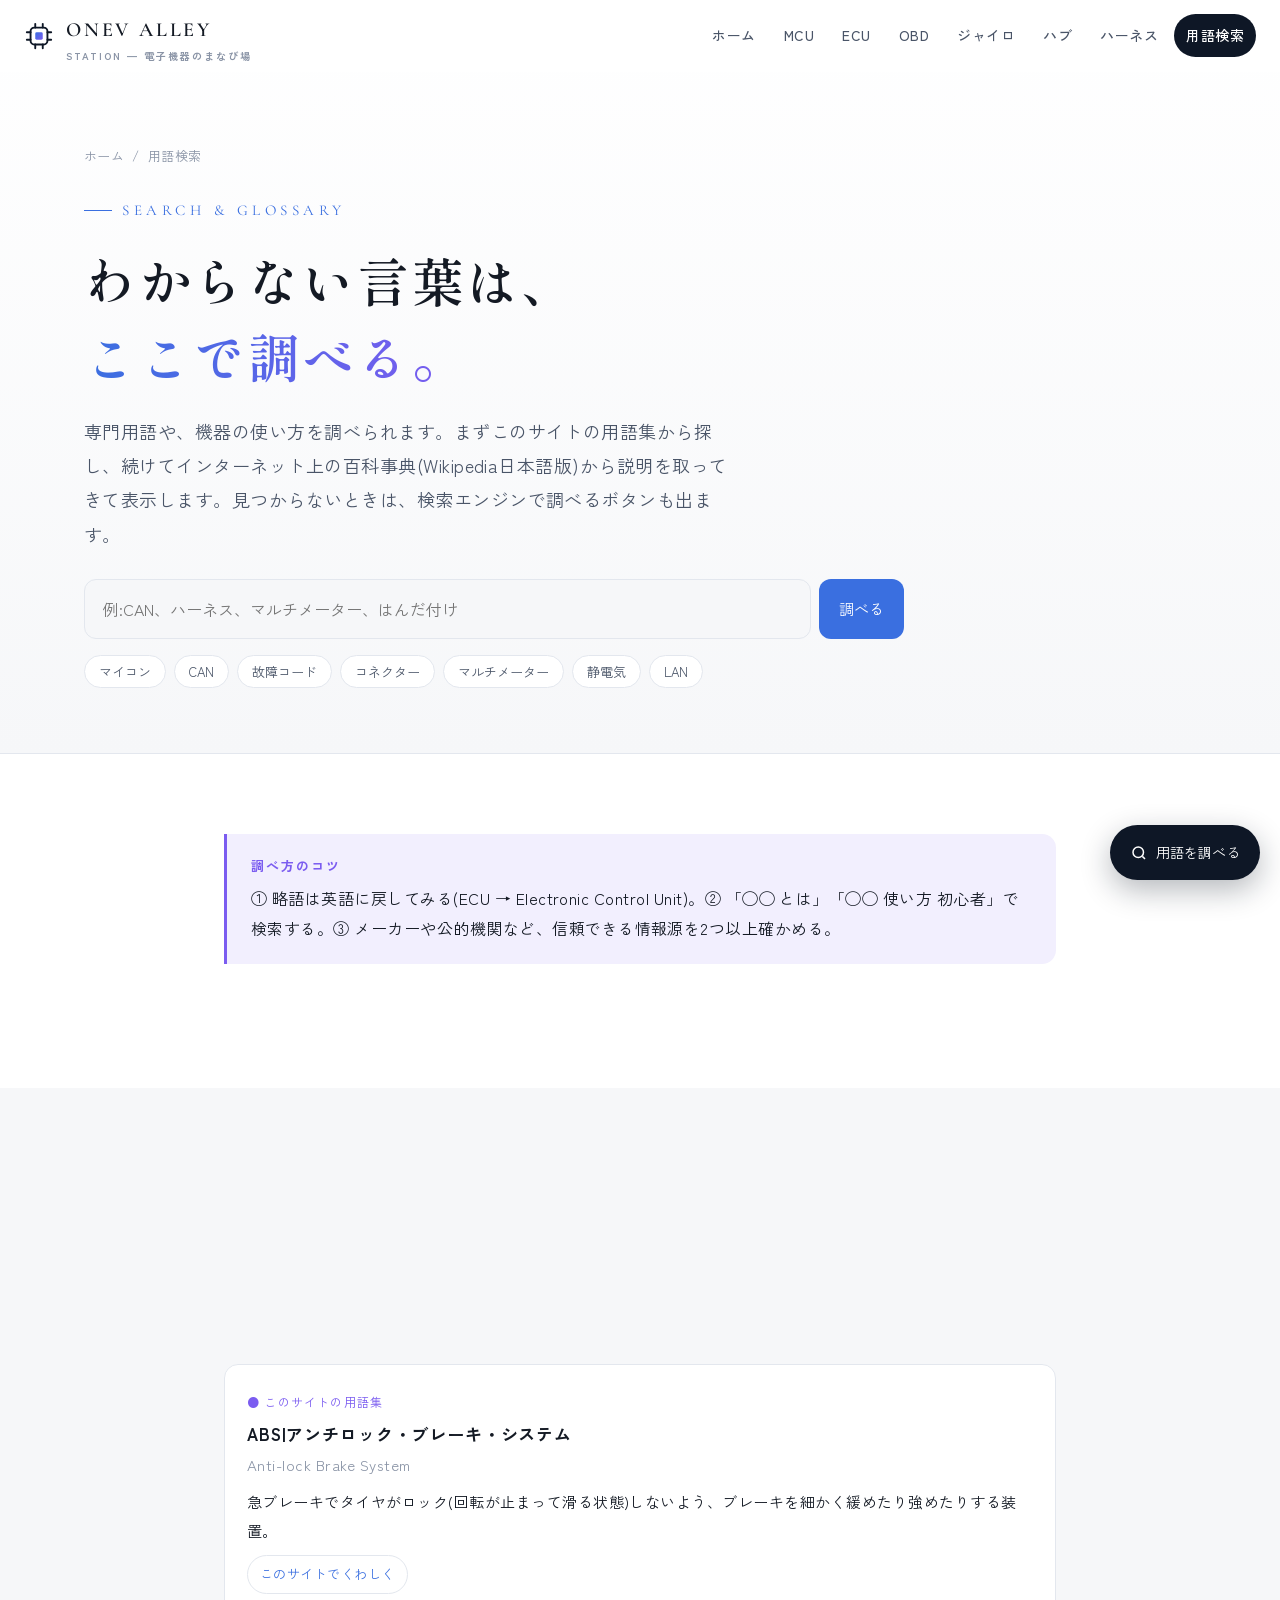
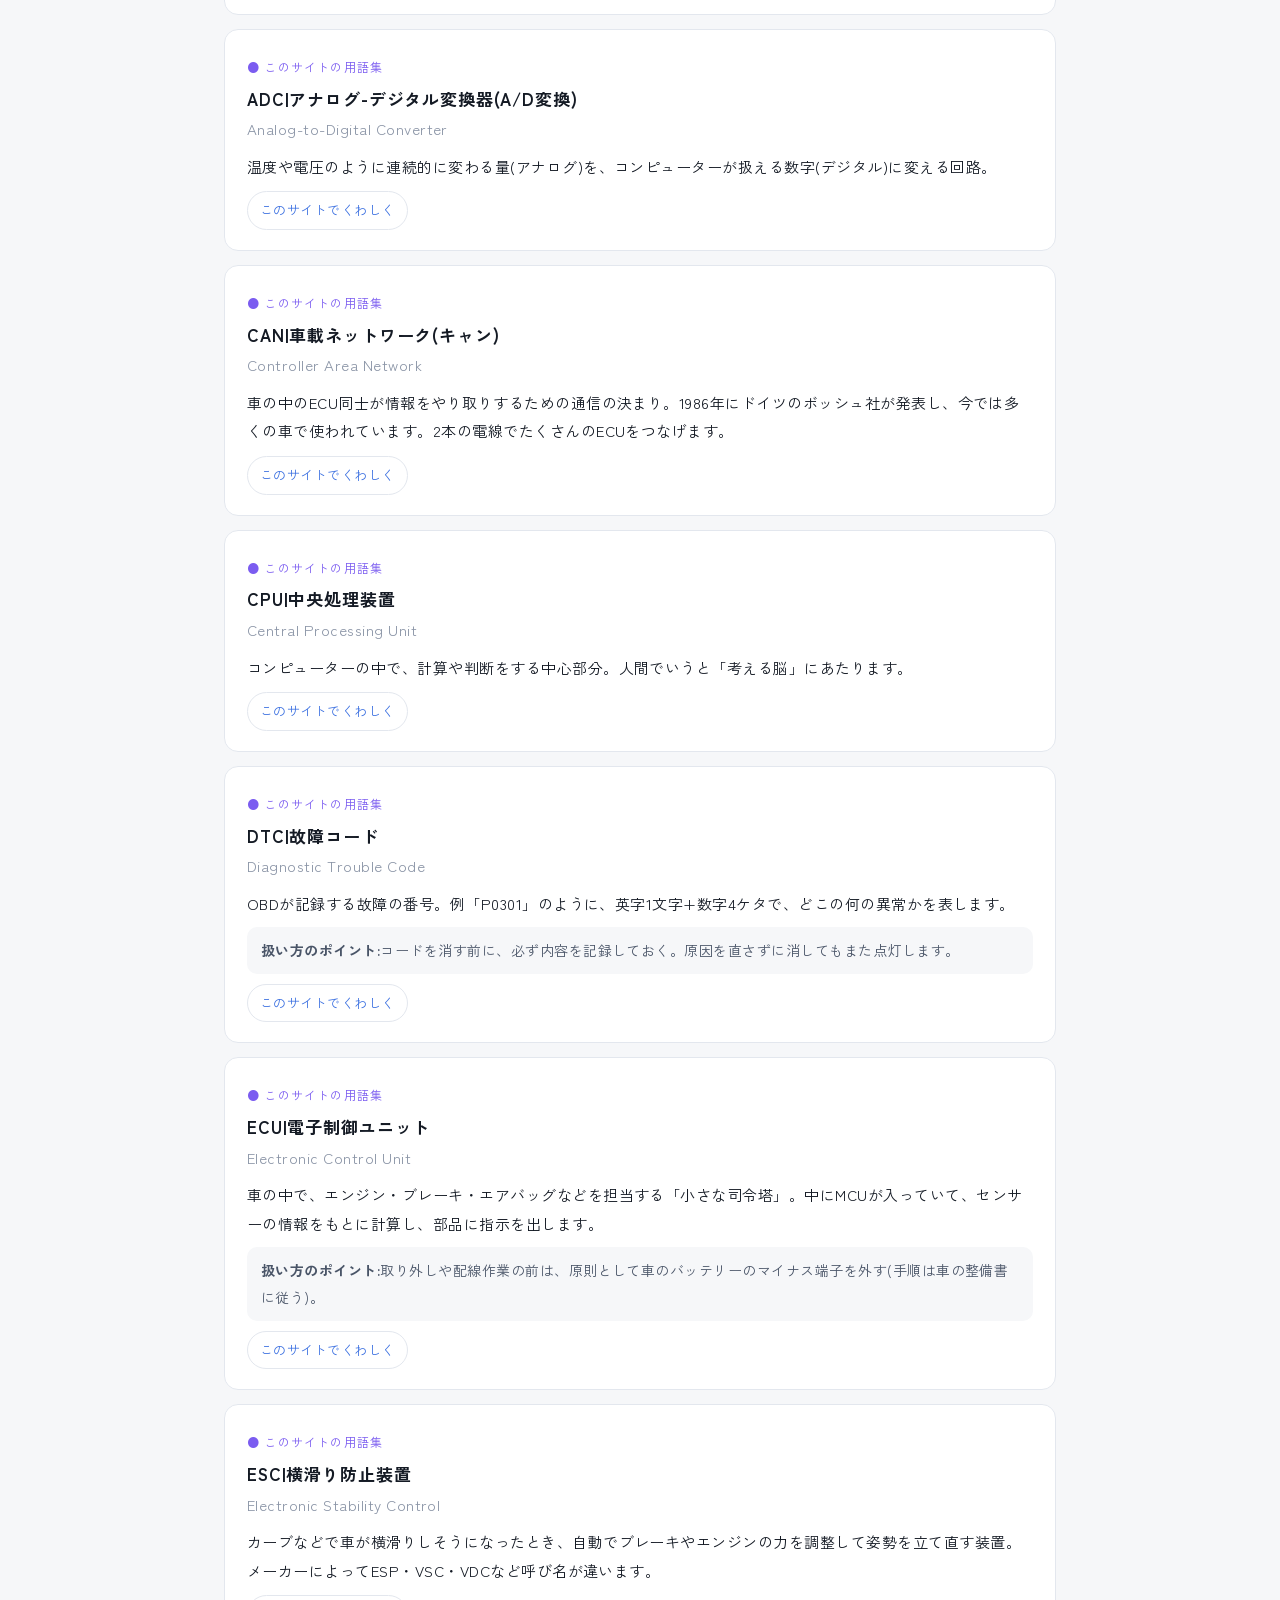
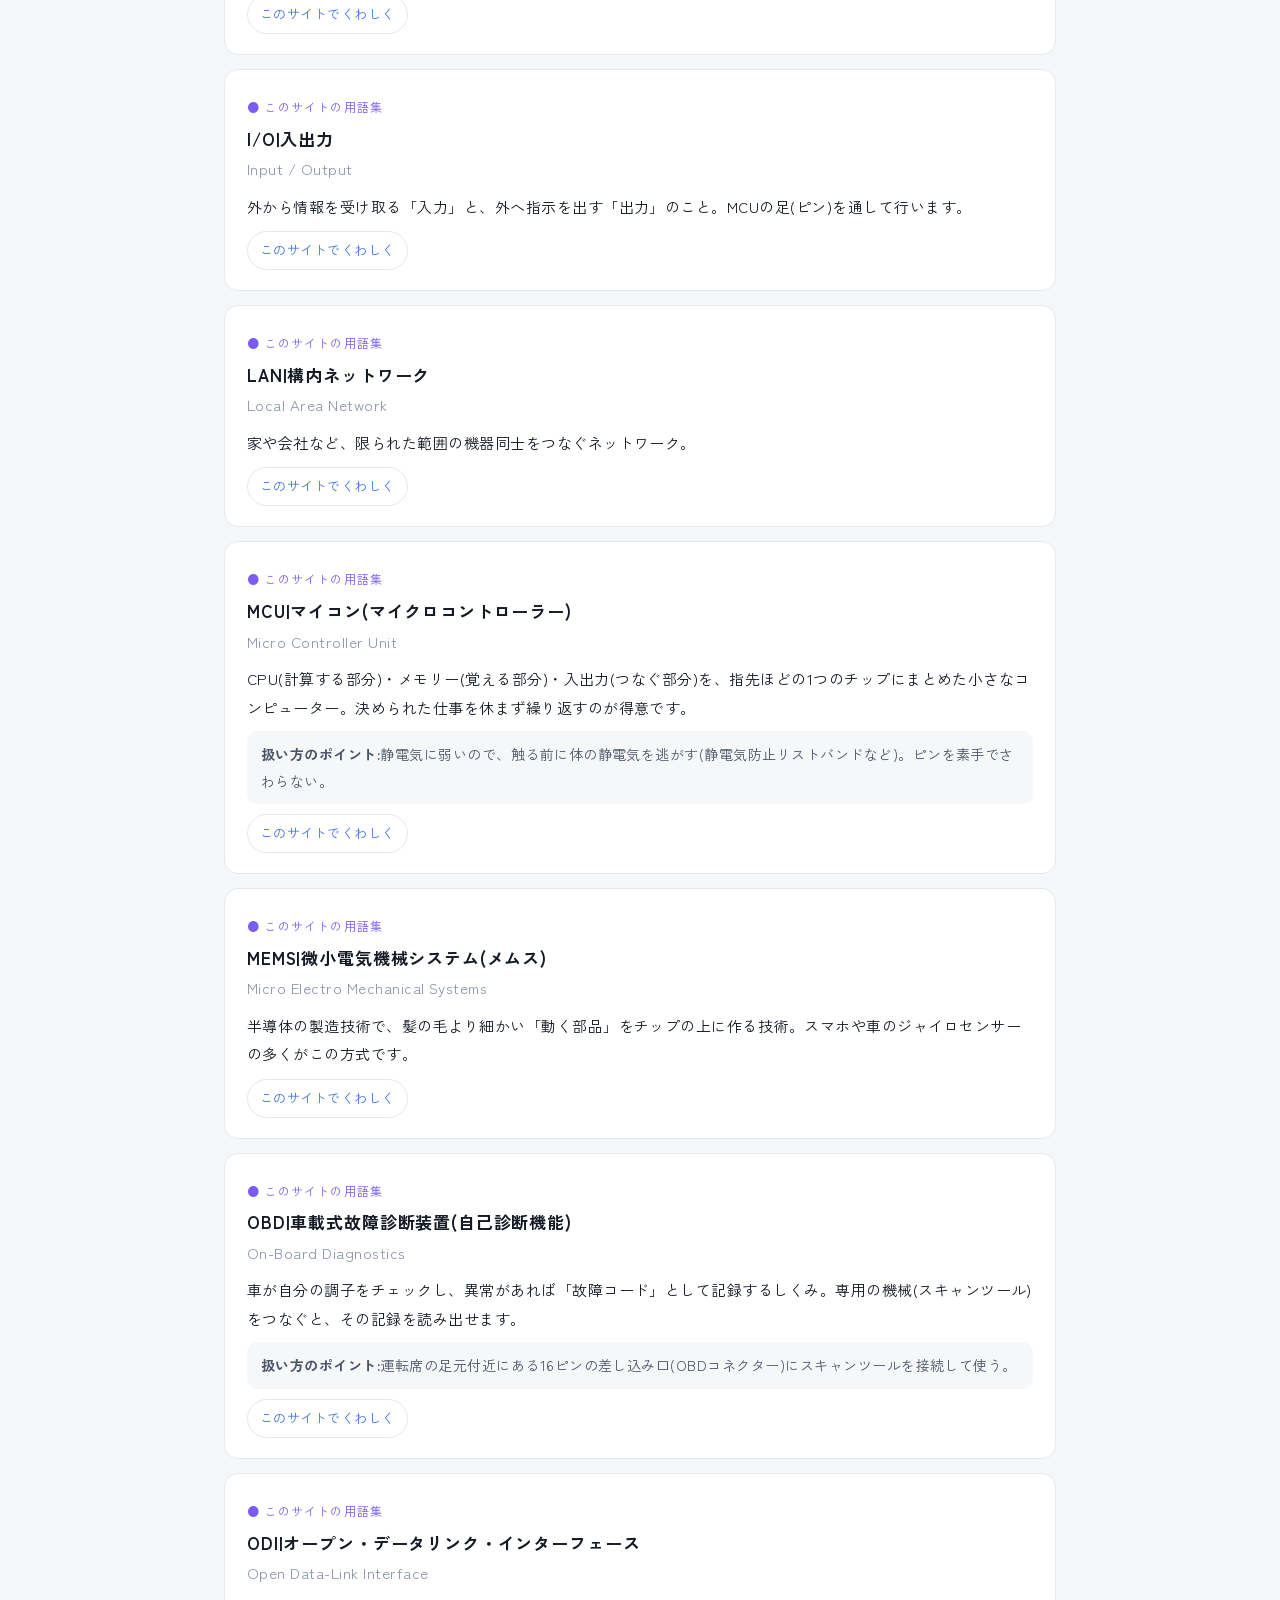
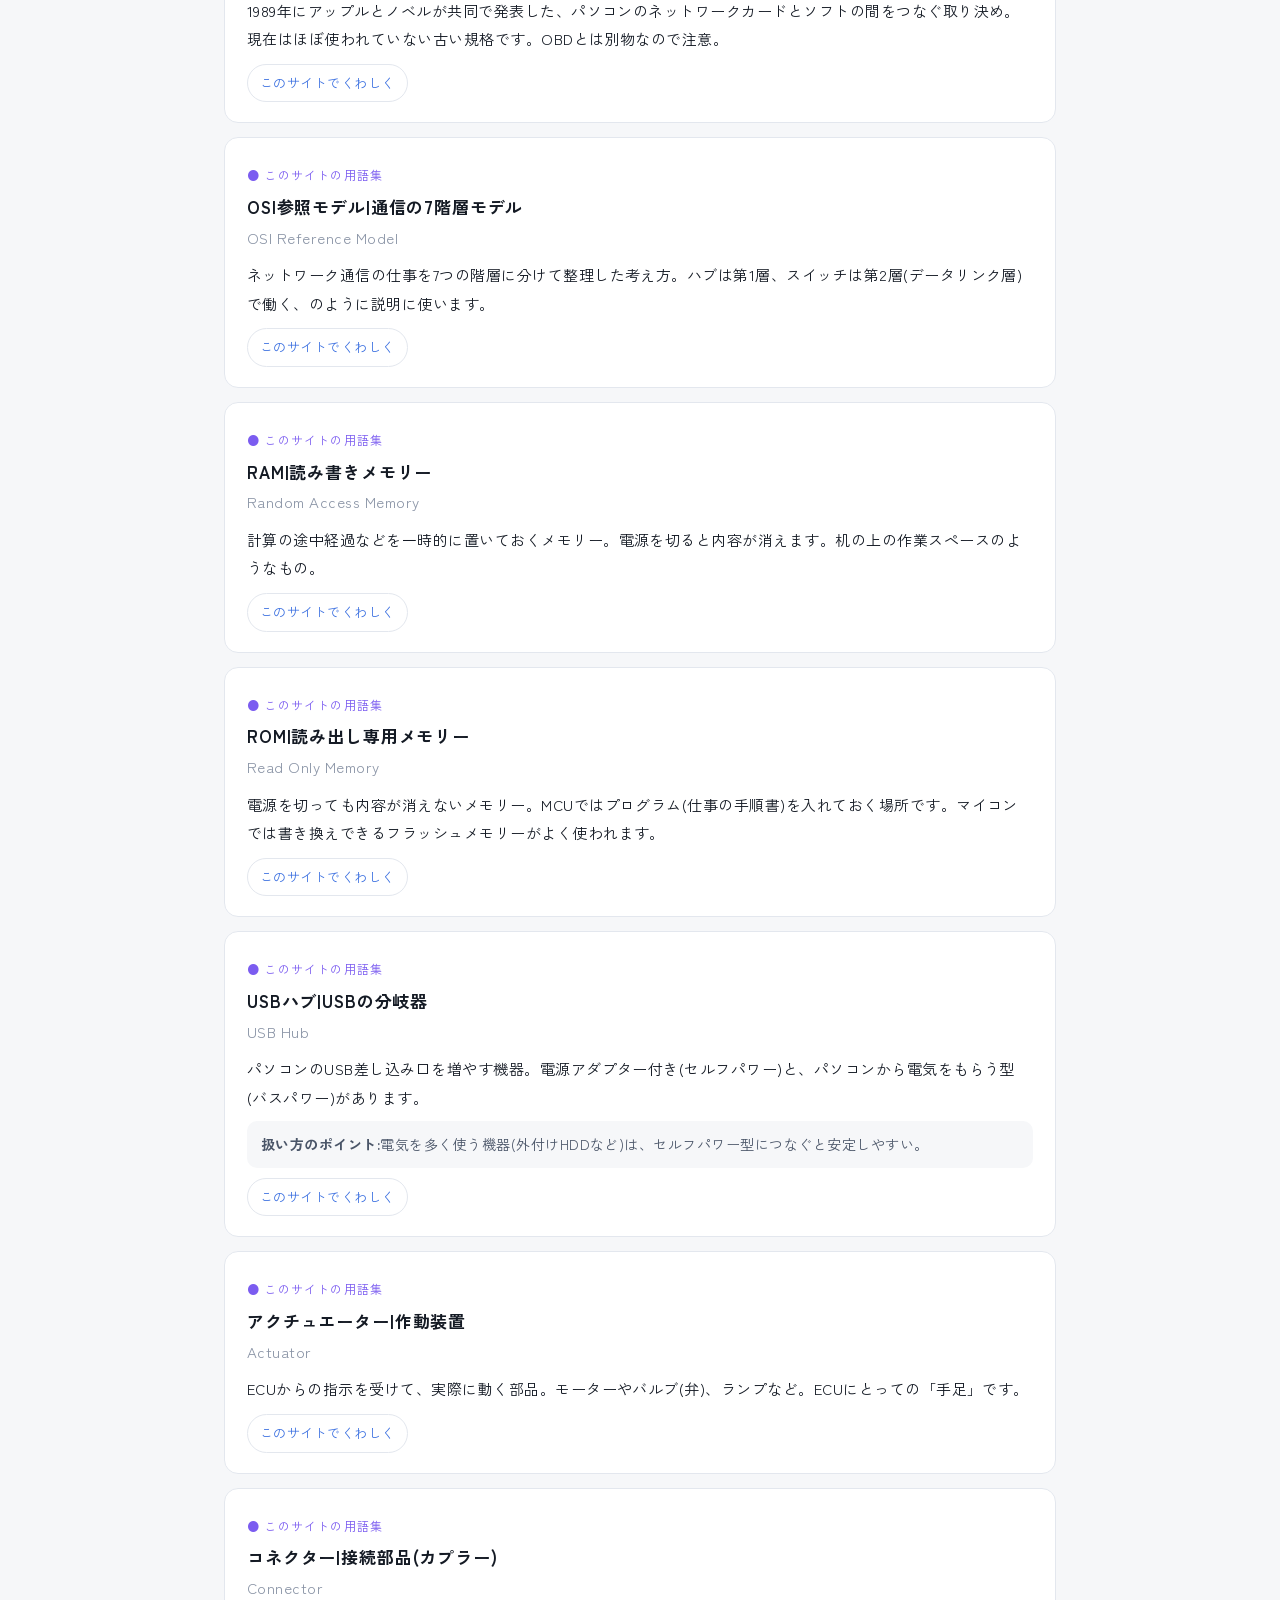
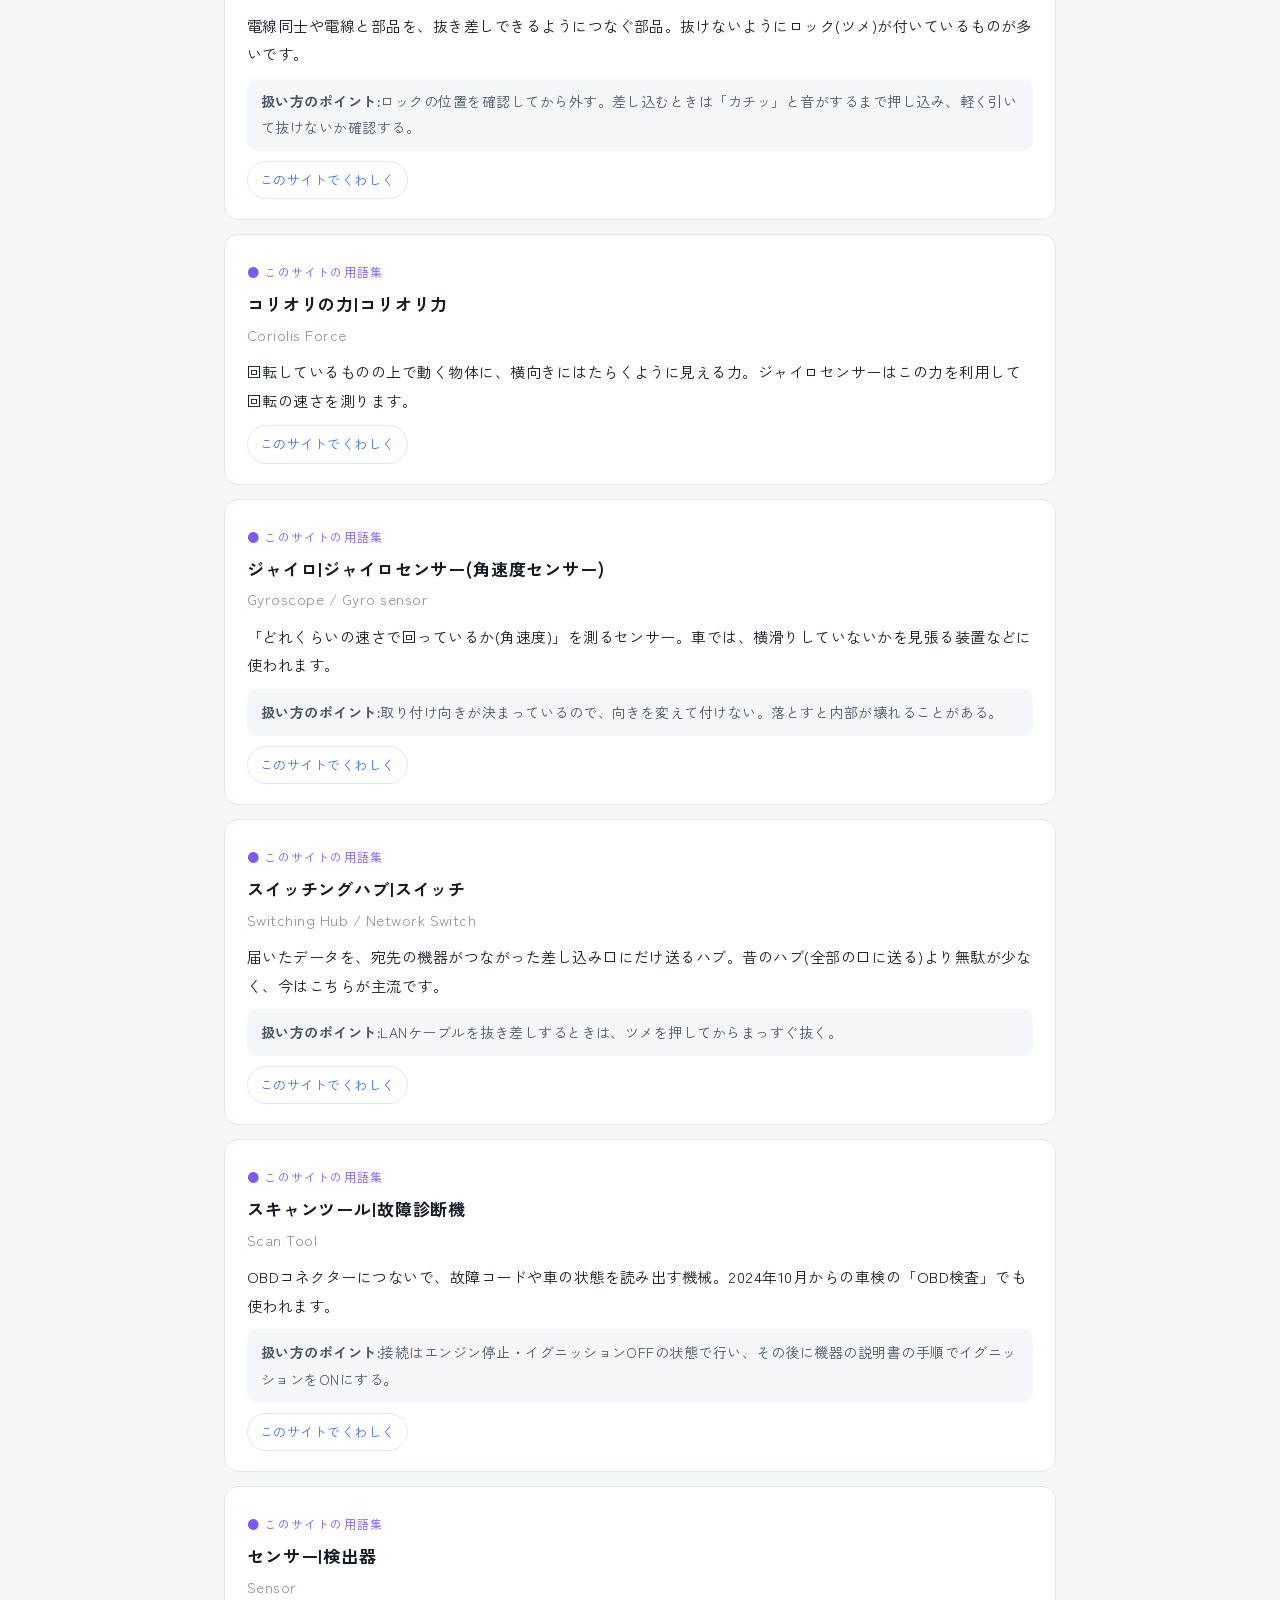
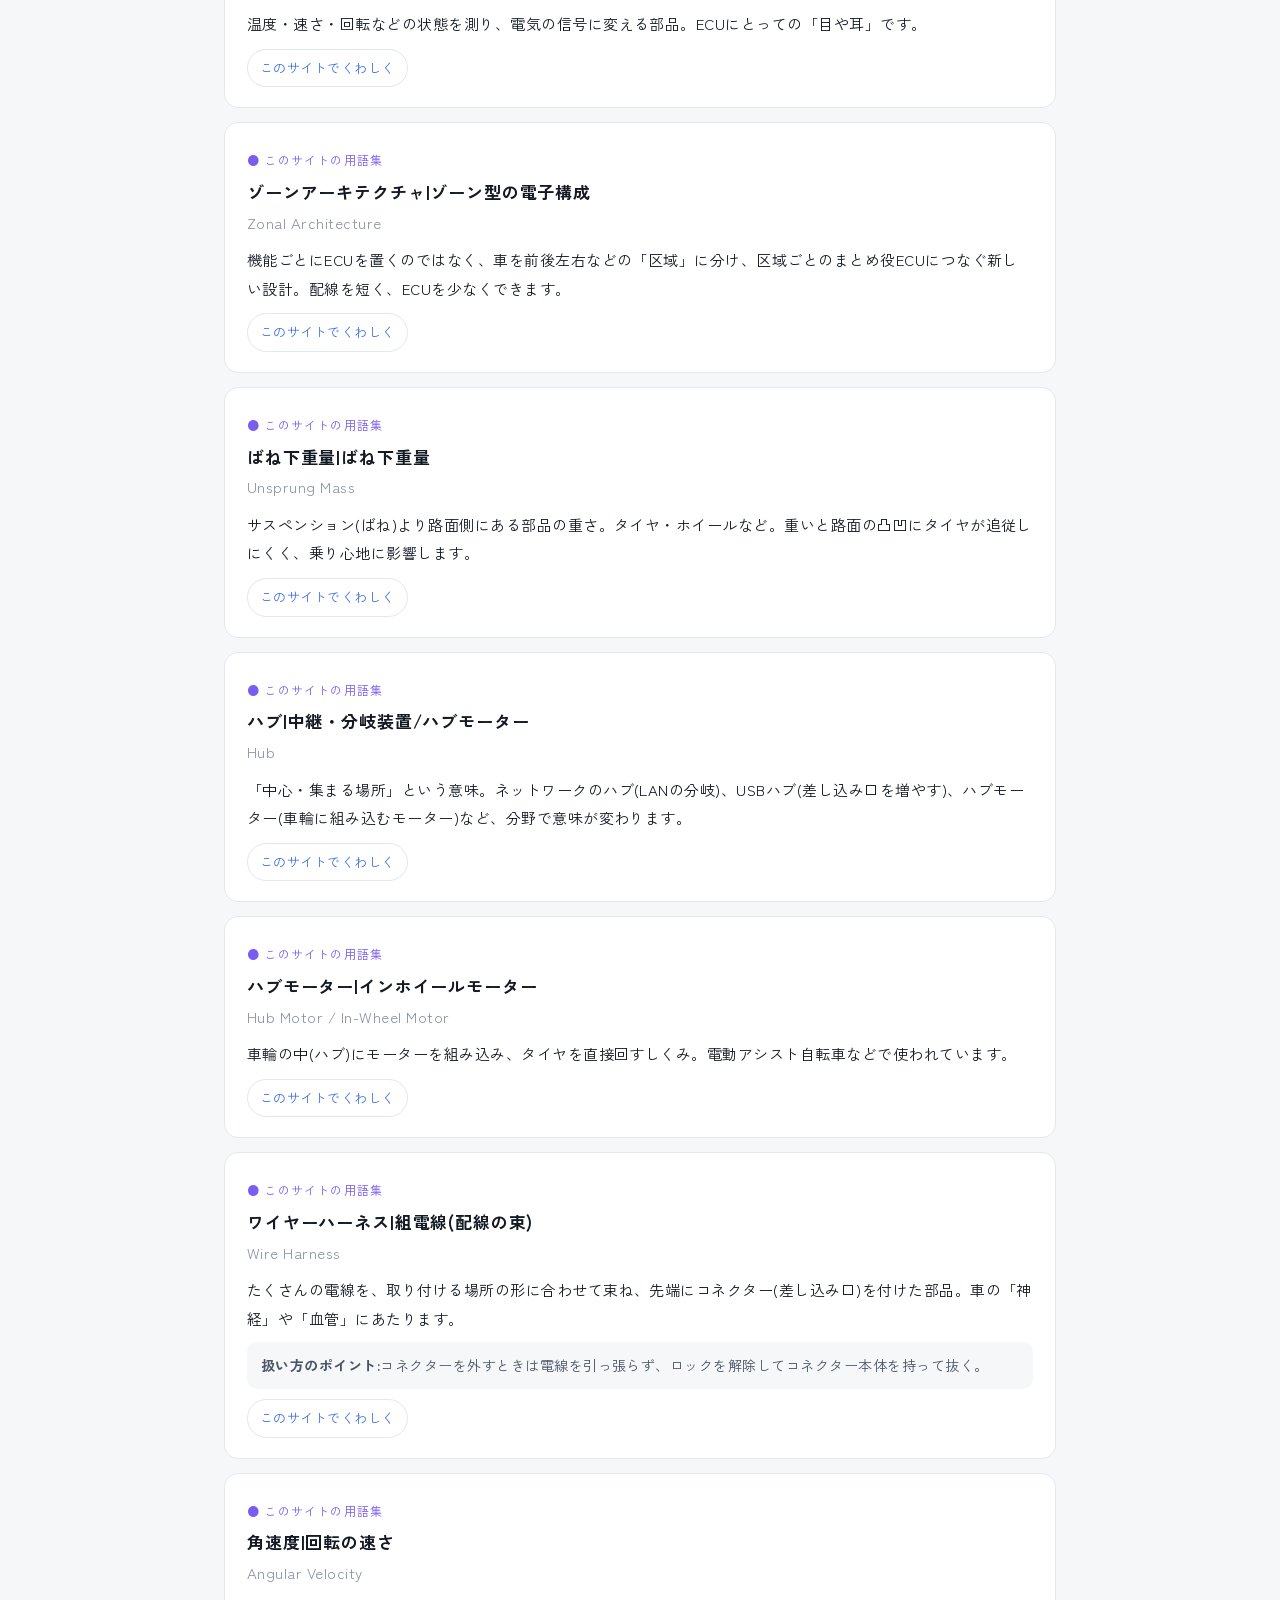
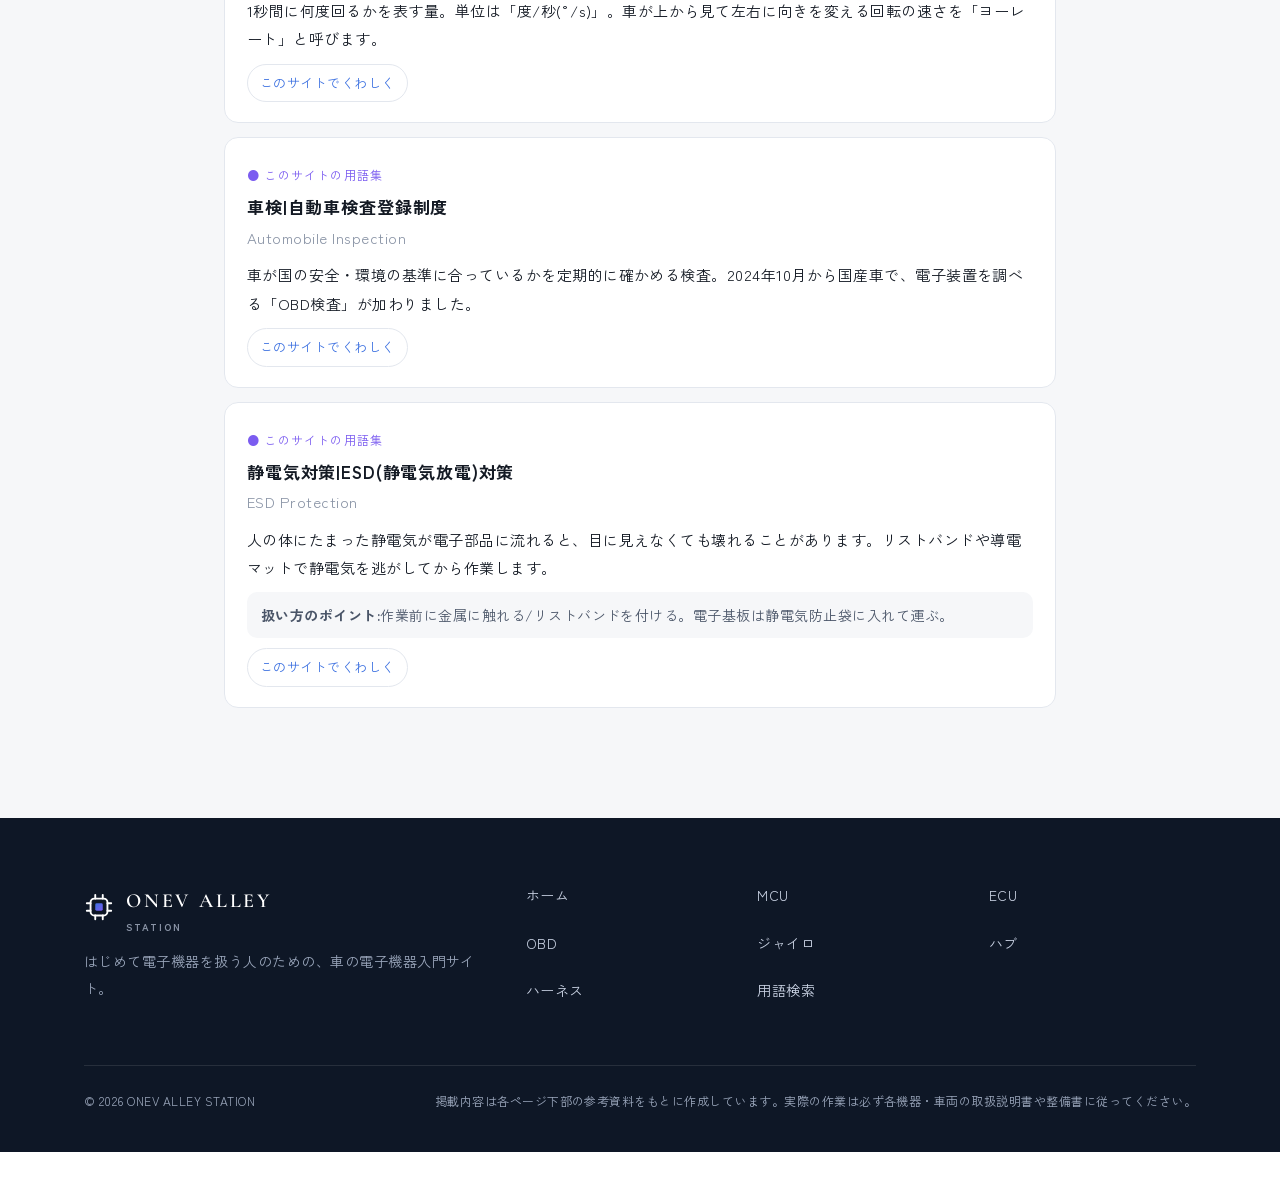
<file: glossary.html>
<!doctype html>
<html lang="ja">
<head>
<meta charset="utf-8">
<meta name="viewport" content="width=device-width, initial-scale=1">
<title>用語検索 — わからない言葉を調べる|ONEV ALLEY STATION</title>
<meta name="description" content="わからない専門用語や機器の使い方を、サイト内の用語集とインターネットから調べられる検索ページです。">
<link rel="canonical" href="https://tani1794.github.io/second_before_company/glossary.html">
<meta property="og:type" content="article">
<meta property="og:site_name" content="ONEV ALLEY STATION">
<meta property="og:title" content="用語検索 — わからない言葉を調べる|ONEV ALLEY STATION">
<meta property="og:description" content="わからない専門用語や機器の使い方を、サイト内の用語集とインターネットから調べられる検索ページです。">
<meta property="og:url" content="https://tani1794.github.io/second_before_company/glossary.html">
<meta property="og:image" content="https://tani1794.github.io/second_before_company/img/ogp.png">
<meta name="twitter:card" content="summary_large_image">
<meta name="theme-color" content="#0e1726">
<link rel="icon" href="img/favicon.svg" type="image/svg+xml">
<link rel="preconnect" href="https://fonts.googleapis.com">
<link rel="preconnect" href="https://fonts.gstatic.com" crossorigin>
<link href="https://fonts.googleapis.com/css2?family=Cormorant+Garamond:wght@500;600&family=Shippori+Mincho+B1:wght@500;600&family=Zen+Kaku+Gothic+New:wght@400;500;700&display=swap" rel="stylesheet">
<link rel="stylesheet" href="css/style.css">
<script type="application/ld+json">{"@context": "https://schema.org", "@type": "WebPage", "name": "用語検索 — わからない言葉を調べる", "description": "わからない専門用語や機器の使い方を、サイト内の用語集とインターネットから調べられる検索ページです。", "inLanguage": "ja", "url": "https://tani1794.github.io/second_before_company/glossary.html", "isPartOf": {"@type": "WebSite", "name": "ONEV ALLEY STATION", "url": "https://tani1794.github.io/second_before_company/"}}</script>
</head>
<body>
<header class="site-header">
  <div class="container">
    <a class="brand" href="index.html" aria-label="ONEV ALLEY STATION ホームへ"><svg class="brand-mark" viewBox="0 0 32 32" aria-hidden="true"><rect x="7" y="7" width="18" height="18" rx="4" fill="none" stroke="#0e1726" stroke-width="2"/><rect x="12" y="12" width="8" height="8" rx="1.5" fill="url(#lg)"/><g stroke="#0e1726" stroke-width="2" stroke-linecap="round"><path d="M12 3v4M20 3v4M12 25v4M20 25v4M3 12h4M3 20h4M25 12h4M25 20h4"/></g><defs><linearGradient id="lg" x1="0" y1="0" x2="1" y2="1"><stop offset="0" stop-color="#3a6fe0"/><stop offset="1" stop-color="#7b5cf0"/></linearGradient></defs></svg><span>ONEV ALLEY<small>STATION — 電子機器のまなび場</small></span></a>
    <button class="nav-toggle" aria-label="メニューを開く" aria-expanded="false" aria-controls="global-nav"><span></span><span></span><span></span></button>
    <nav class="global-nav" id="global-nav" aria-label="メインメニュー"><ul>
<li><a href="index.html">ホーム</a></li>
<li><a href="mcu.html">MCU</a></li>
<li><a href="ecu.html">ECU</a></li>
<li><a href="obd.html">OBD</a></li>
<li><a href="gyro.html">ジャイロ</a></li>
<li><a href="hub.html">ハブ</a></li>
<li><a href="harness.html">ハーネス</a></li>
<li><a href="glossary.html" aria-current="page">用語検索</a></li>
    </ul></nav>
  </div>
</header>

<main id="main">
<section class="hero" style="padding-bottom:48px">
  <div class="container">
    <div class="reveal" style="max-width:820px">
      <nav class="breadcrumb" aria-label="現在地"><a href="index.html">ホーム</a><span>/</span>用語検索</nav>
      <span class="eyebrow">Search &amp; Glossary</span>
      <h1>わからない言葉は、<br><span class="accent">ここで調べる。</span></h1>
      <p class="lead">専門用語や、機器の使い方を調べられます。まずこのサイトの用語集から探し、続けてインターネット上の百科事典(Wikipedia日本語版)から説明を取ってきて表示します。見つからないときは、検索エンジンで調べるボタンも出ます。</p>
      <form class="search-box" data-out="page-results" role="search" style="margin-top:28px">
        <input type="search" placeholder="例:CAN、ハーネス、マルチメーター、はんだ付け" aria-label="調べたい用語">
        <button type="submit">調べる</button>
      </form>
      <div class="chips">
        <button type="button" class="chip">マイコン</button><button type="button" class="chip">CAN</button><button type="button" class="chip">故障コード</button><button type="button" class="chip">コネクター</button><button type="button" class="chip">マルチメーター</button><button type="button" class="chip">静電気</button><button type="button" class="chip">LAN</button>
      </div>
    </div>
  </div>
</section>

<section class="section" style="padding-top:48px">
  <div class="container" style="max-width:880px">
    <div id="page-results" aria-live="polite"></div>
    <div class="keypoint violet mt-32"><strong>調べ方のコツ</strong><p>① 略語は英語に戻してみる(ECU → Electronic Control Unit)。② 「◯◯ とは」「◯◯ 使い方 初心者」で検索する。③ メーカーや公的機関など、信頼できる情報源を2つ以上確かめる。</p></div>
  </div>
</section>

<section class="section alt" id="all">
  <div class="container" style="max-width:880px">
    <div class="section-head reveal">
      <span class="section-num">GLOSSARY</span>
      <h2>このサイトの用語集(全件)</h2>
      <p>サイト内で使っている言葉の一覧です(アルファベット・五十音順)。</p>
    </div>
    <div id="glossary-list"></div>
  </div>
</section>


</main>

<footer class="site-footer">
  <div class="container">
    <div class="footer-grid">
      <div>
        <a class="brand" href="index.html"><svg class="brand-mark" viewBox="0 0 32 32" aria-hidden="true"><rect x="7" y="7" width="18" height="18" rx="4" fill="none" stroke="#ffffff" stroke-width="2"/><rect x="12" y="12" width="8" height="8" rx="1.5" fill="url(#lg)"/><g stroke="#ffffff" stroke-width="2" stroke-linecap="round"><path d="M12 3v4M20 3v4M12 25v4M20 25v4M3 12h4M3 20h4M25 12h4M25 20h4"/></g><defs><linearGradient id="lg" x1="0" y1="0" x2="1" y2="1"><stop offset="0" stop-color="#3a6fe0"/><stop offset="1" stop-color="#7b5cf0"/></linearGradient></defs></svg><span>ONEV ALLEY<small>STATION</small></span></a>
        <p style="margin-top:16px">はじめて電子機器を扱う人のための、車の電子機器入門サイト。</p>
      </div>
      <ul class="footer-links">
<li><a href="index.html">ホーム</a></li>
<li><a href="mcu.html">MCU</a></li>
<li><a href="ecu.html">ECU</a></li>
<li><a href="obd.html">OBD</a></li>
<li><a href="gyro.html">ジャイロ</a></li>
<li><a href="hub.html">ハブ</a></li>
<li><a href="harness.html">ハーネス</a></li>
<li><a href="glossary.html">用語検索</a></li>
      </ul>
    </div>
    <div class="footer-bottom">
      <span>&copy; 2026 ONEV ALLEY STATION</span>
      <span>掲載内容は各ページ下部の参考資料をもとに作成しています。実際の作業は必ず各機器・車両の取扱説明書や整備書に従ってください。</span>
    </div>
  </div>
</footer>

<button class="search-fab" type="button" aria-haspopup="dialog">
  <svg width="18" height="18" viewBox="0 0 24 24" fill="none" stroke="currentColor" stroke-width="2" aria-hidden="true"><circle cx="11" cy="11" r="7"/><path d="m20 20-3.5-3.5"/></svg>用語を調べる
</button>
<div class="search-drawer" role="dialog" aria-modal="true" aria-label="用語を調べる">
  <div class="backdrop"></div>
  <div class="panel">
    <button class="close" type="button" aria-label="閉じる">×</button>
    <h3>用語を調べる</h3>
    <p class="muted">わからない言葉を入れてください。サイト内の用語集と、インターネット(Wikipedia日本語版)から探します。</p>
    <form class="search-box" data-out="drawer-results" role="search">
      <input type="search" placeholder="例:CAN、コネクター、ヨーレート" aria-label="調べたい用語">
      <button type="submit">調べる</button>
    </form>
    <div class="chips"><button type="button" class="chip">ECU</button><button type="button" class="chip">CAN</button><button type="button" class="chip">マイコン</button><button type="button" class="chip">テスター</button></div>
    <div id="drawer-results" aria-live="polite"></div>
  </div>
</div>

<script src="js/glossary-data.js"></script>
<script src="js/main.js"></script>
</body>
</html>
</file>
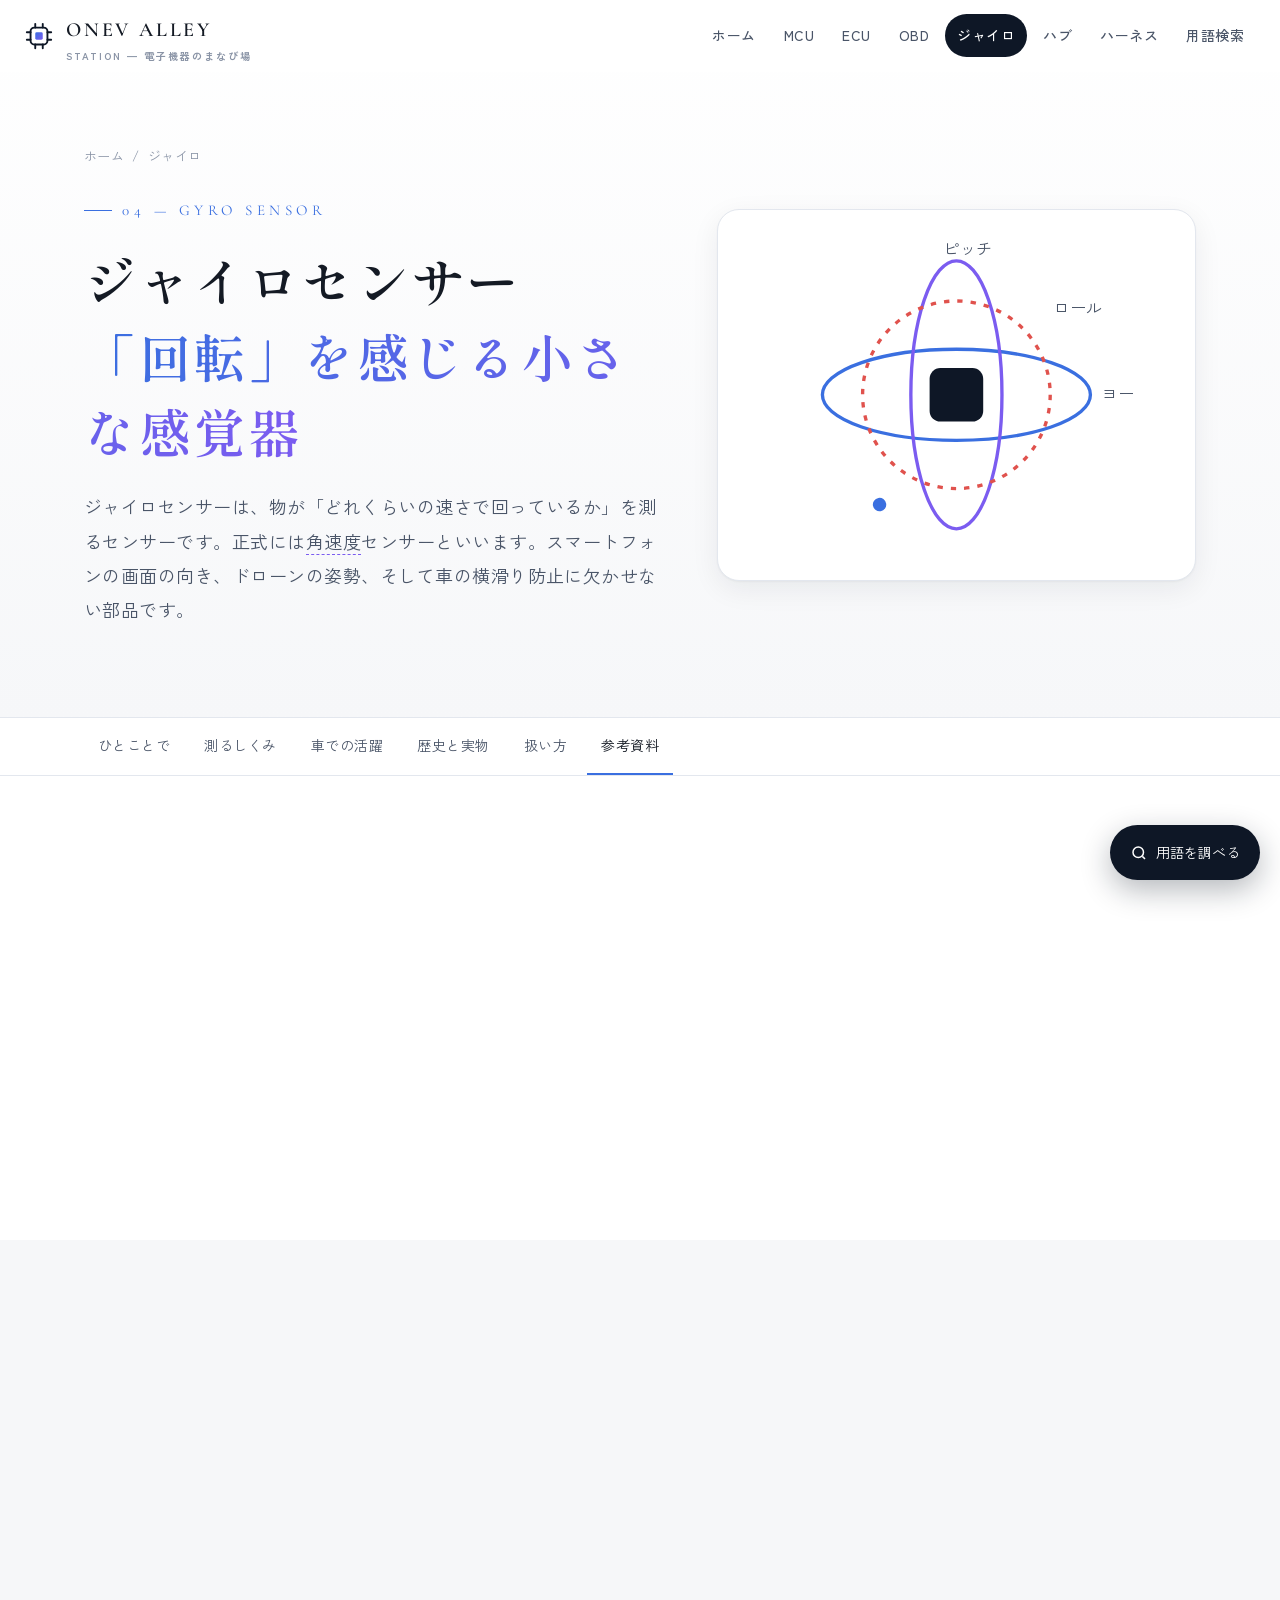
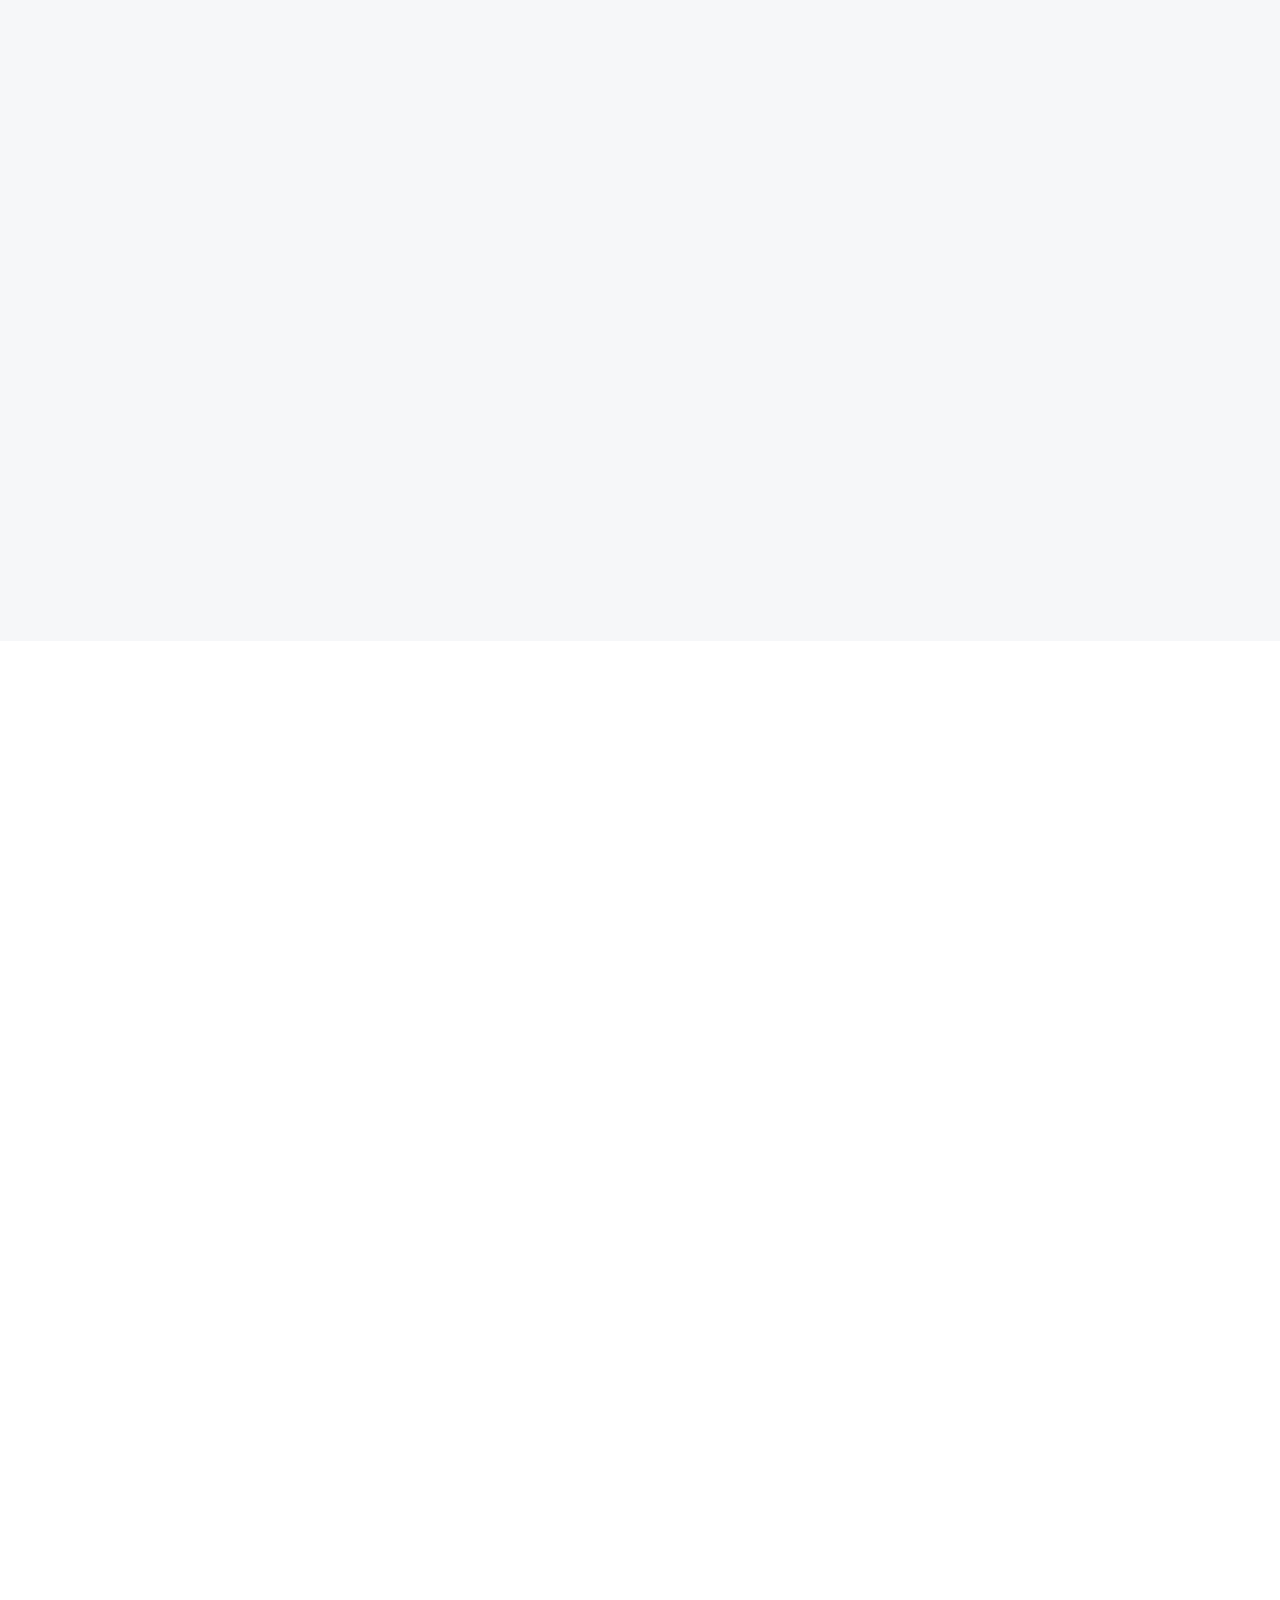
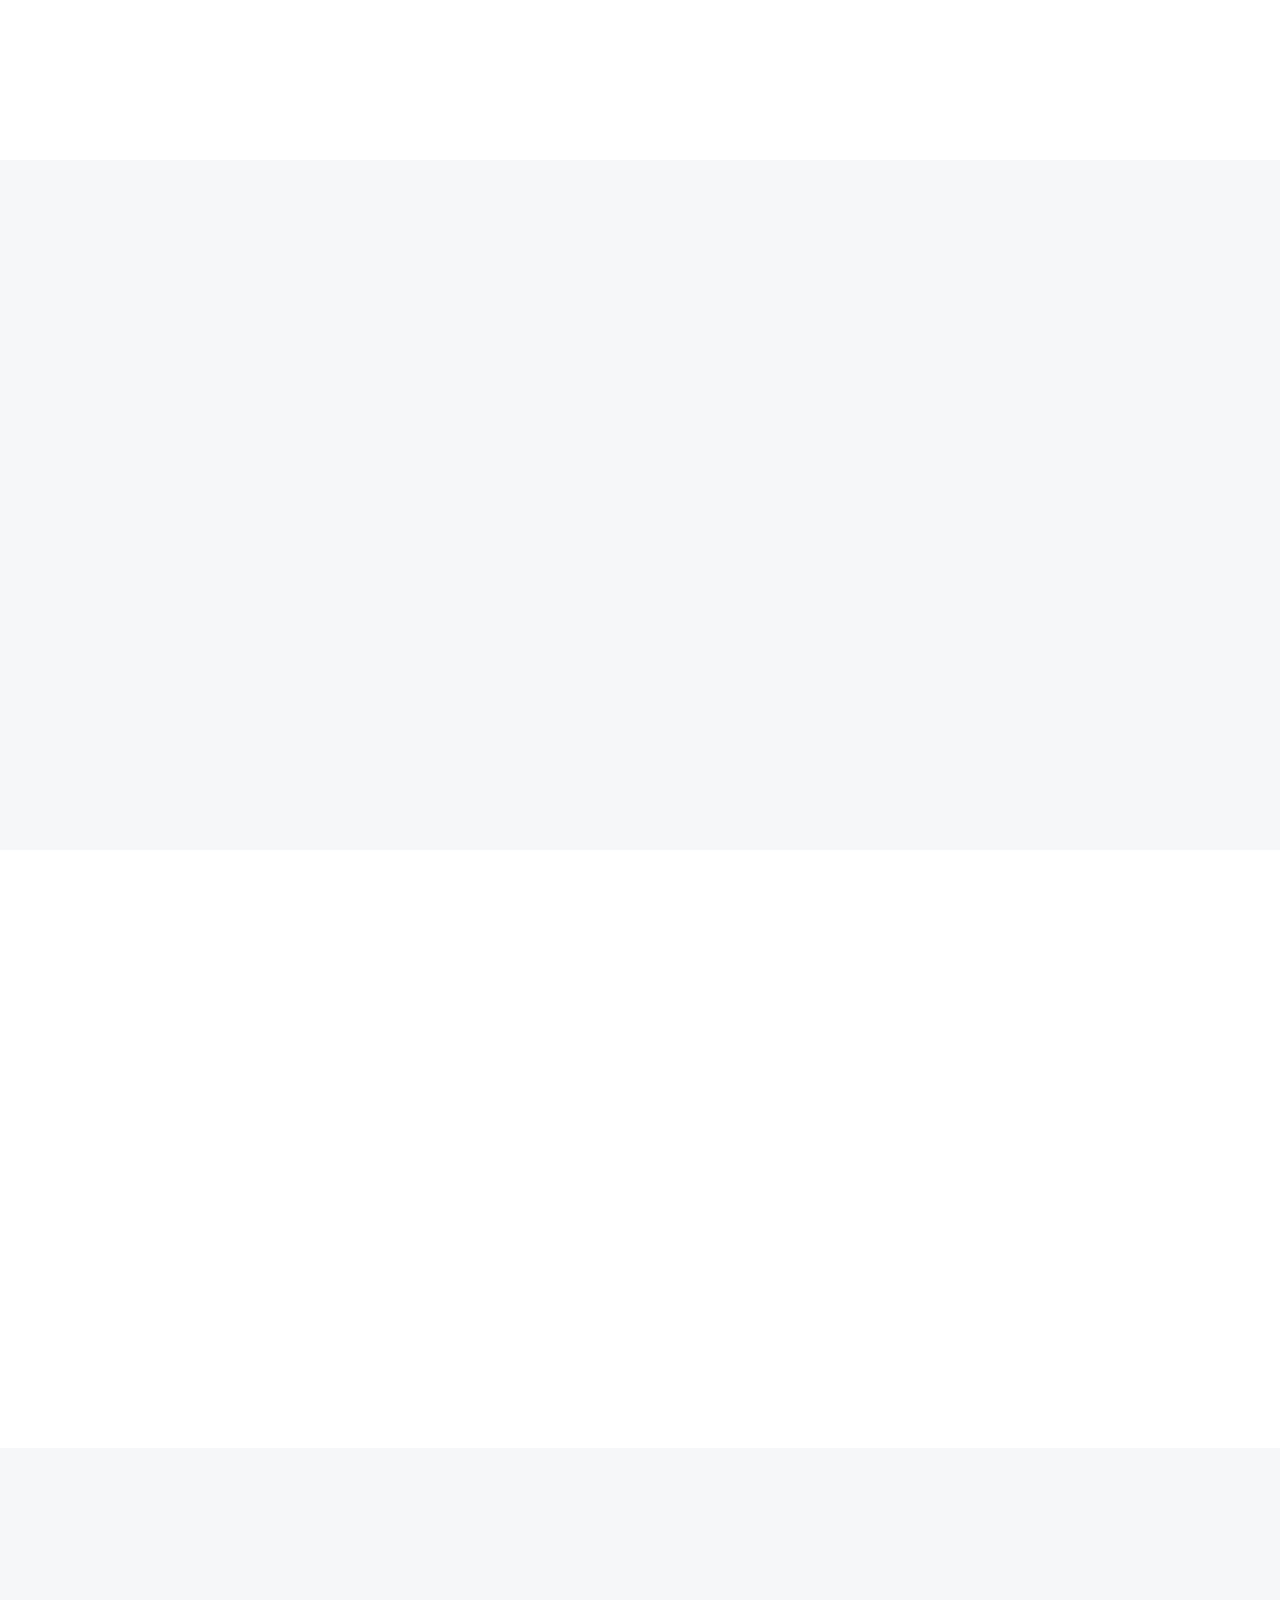
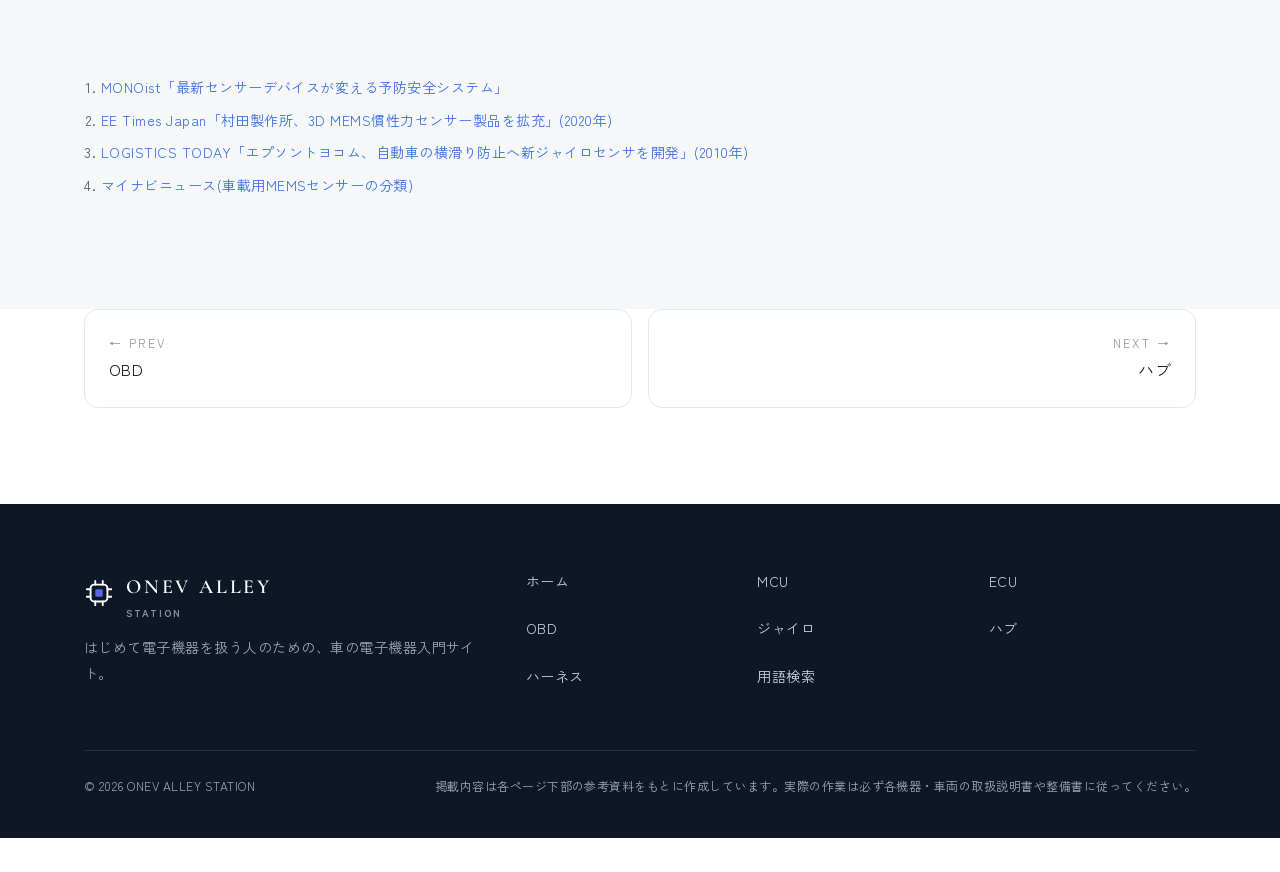
<file: gyro.html>
<!doctype html>
<html lang="ja">
<head>
<meta charset="utf-8">
<meta name="viewport" content="width=device-width, initial-scale=1">
<title>ジャイロセンサーとは?回転を測るしくみ|ONEV ALLEY STATION</title>
<meta name="description" content="ジャイロセンサー(角速度センサー)が回転を測るしくみと、横滑り防止装置での使われ方を、動く図でやさしく解説します。">
<link rel="canonical" href="https://tani1794.github.io/second_before_company/gyro.html">
<meta property="og:type" content="article">
<meta property="og:site_name" content="ONEV ALLEY STATION">
<meta property="og:title" content="ジャイロセンサーとは?回転を測るしくみ|ONEV ALLEY STATION">
<meta property="og:description" content="ジャイロセンサー(角速度センサー)が回転を測るしくみと、横滑り防止装置での使われ方を、動く図でやさしく解説します。">
<meta property="og:url" content="https://tani1794.github.io/second_before_company/gyro.html">
<meta property="og:image" content="https://tani1794.github.io/second_before_company/img/ogp.png">
<meta name="twitter:card" content="summary_large_image">
<meta name="theme-color" content="#0e1726">
<link rel="icon" href="img/favicon.svg" type="image/svg+xml">
<link rel="preconnect" href="https://fonts.googleapis.com">
<link rel="preconnect" href="https://fonts.gstatic.com" crossorigin>
<link href="https://fonts.googleapis.com/css2?family=Cormorant+Garamond:wght@500;600&family=Shippori+Mincho+B1:wght@500;600&family=Zen+Kaku+Gothic+New:wght@400;500;700&display=swap" rel="stylesheet">
<link rel="stylesheet" href="css/style.css">
<script type="application/ld+json">{"@context": "https://schema.org", "@type": "WebPage", "name": "ジャイロセンサーとは?回転を測るしくみ", "description": "ジャイロセンサー(角速度センサー)が回転を測るしくみと、横滑り防止装置での使われ方を、動く図でやさしく解説します。", "inLanguage": "ja", "url": "https://tani1794.github.io/second_before_company/gyro.html", "isPartOf": {"@type": "WebSite", "name": "ONEV ALLEY STATION", "url": "https://tani1794.github.io/second_before_company/"}}</script>
</head>
<body>
<header class="site-header">
  <div class="container">
    <a class="brand" href="index.html" aria-label="ONEV ALLEY STATION ホームへ"><svg class="brand-mark" viewBox="0 0 32 32" aria-hidden="true"><rect x="7" y="7" width="18" height="18" rx="4" fill="none" stroke="#0e1726" stroke-width="2"/><rect x="12" y="12" width="8" height="8" rx="1.5" fill="url(#lg)"/><g stroke="#0e1726" stroke-width="2" stroke-linecap="round"><path d="M12 3v4M20 3v4M12 25v4M20 25v4M3 12h4M3 20h4M25 12h4M25 20h4"/></g><defs><linearGradient id="lg" x1="0" y1="0" x2="1" y2="1"><stop offset="0" stop-color="#3a6fe0"/><stop offset="1" stop-color="#7b5cf0"/></linearGradient></defs></svg><span>ONEV ALLEY<small>STATION — 電子機器のまなび場</small></span></a>
    <button class="nav-toggle" aria-label="メニューを開く" aria-expanded="false" aria-controls="global-nav"><span></span><span></span><span></span></button>
    <nav class="global-nav" id="global-nav" aria-label="メインメニュー"><ul>
<li><a href="index.html">ホーム</a></li>
<li><a href="mcu.html">MCU</a></li>
<li><a href="ecu.html">ECU</a></li>
<li><a href="obd.html">OBD</a></li>
<li><a href="gyro.html" aria-current="page">ジャイロ</a></li>
<li><a href="hub.html">ハブ</a></li>
<li><a href="harness.html">ハーネス</a></li>
<li><a href="glossary.html">用語検索</a></li>
    </ul></nav>
  </div>
</header>

<main id="main">
<section class="hero">
  <div class="container hero-grid">
    <div class="reveal">
      <nav class="breadcrumb" aria-label="現在地"><a href="index.html">ホーム</a><span>/</span>ジャイロ</nav>
      <span class="eyebrow">04 — GYRO SENSOR</span>
      <h1>ジャイロセンサー<br><span class="accent">「回転」を感じる小さな感覚器</span></h1>
      <p class="lead">ジャイロセンサーは、物が「どれくらいの速さで回っているか」を測るセンサーです。正式には<span class="term" data-term="角速度">角速度</span>センサーといいます。スマートフォンの画面の向き、ドローンの姿勢、そして車の横滑り防止に欠かせない部品です。</p>
    </div>
    <div class="hero-visual reveal delay-2">
      <svg viewBox="0 0 320 240" role="img" aria-label="3つの回転軸のイラスト">
        <g fill="none" stroke-width="2.5">
          <ellipse cx="160" cy="120" rx="100" ry="34" stroke="#3a6fe0"/>
          <ellipse cx="160" cy="120" rx="34" ry="100" stroke="#7b5cf0"/>
          <circle cx="160" cy="120" r="70" stroke="#e0524d" stroke-dasharray="4 6"/>
        </g>
        <rect x="140" y="100" width="40" height="40" rx="8" fill="#0e1726"/>
        <g font-size="12" fill="#4a5568"><text x="268" y="124">ヨー</text><text x="150" y="16">ピッチ</text><text x="232" y="60">ロール</text></g>
        <g transform="rotate(0 160 120)"><circle cx="260" cy="120" r="5" fill="#3a6fe0"><animateTransform attributeName="transform" type="rotate" from="0 160 120" to="360 160 120" dur="6s" repeatCount="indefinite"/></circle></g>
      </svg>
    </div>
  </div>
</section>

<nav class="page-tabs" aria-label="このページの目次"><ul>
  <li><a href="#about">ひとことで</a></li>
  <li><a href="#principle">測るしくみ</a></li>
  <li><a href="#esc">車での活躍</a></li>
  <li><a href="#history">歴史と実物</a></li>
  <li><a href="#handling">扱い方</a></li>
  <li><a href="#refs">参考資料</a></li>
</ul></nav>

<section class="section" id="about">
  <div class="container split">
    <div class="reveal">
      <span class="section-num">01 — IN A WORD</span>
      <h2>「1秒間に何度回ったか」を数える。</h2>
      <p>ジャイロセンサーの答えは「◯◯度/秒(°/s)」という数字です。たとえば車が交差点を4秒かけて90度曲がったら、平均で約22度/秒になります。</p>
      <p>回転には3つの向きがあります。車で特に大事なのは、上から見て左右に向きを変える<b>「ヨー」</b>の回転。この速さを<b>ヨーレート</b>と呼びます。</p>
    </div>
    <div class="reveal delay-1">
      <div class="table-wrap"><table style="min-width:0">
        <tr><th>回転の名前</th><th>車でいうと</th></tr>
        <tr><td><b style="color:var(--blue)">ヨー</b></td><td>左右に向きを変える(カーブ、スピン)</td></tr>
        <tr><td><b style="color:var(--violet)">ピッチ</b></td><td>前後に傾く(急ブレーキでおじぎする)</td></tr>
        <tr><td><b style="color:var(--red)">ロール</b></td><td>左右に傾く(横転しそうになる)</td></tr>
      </table></div>
    </div>
  </div>
</section>

<section class="section alt" id="principle">
  <div class="container">
    <div class="section-head reveal">
      <span class="section-num">02 — PRINCIPLE</span>
      <h2>震えるおもりと「コリオリの力」。</h2>
      <p>今の車やスマホのジャイロは、ほとんどが<span class="term" data-term="MEMS">MEMS(メムス)</span>という技術で作られています。チップの中で小さなおもりを左右に細かく震わせておき、そこに回転が加わると、おもりが<b>横(震えと直角の向き)にずれる</b>現象を利用します。このずれを生む力を<span class="term" data-term="コリオリの力">コリオリの力</span>といいます。</p>
    </div>
    <div class="split">
      <div class="demo reveal">
        <svg id="mems" viewBox="0 0 360 300" role="img" aria-label="MEMSジャイロの動作アニメーション">
          <g id="mems-frame">
            <rect x="40" y="30" width="280" height="240" rx="18" fill="#fff" stroke="#cfd6e2" stroke-width="2"/>
            <rect x="70" y="40" width="220" height="14" rx="4" fill="#edf2fd"/><text x="180" y="51" text-anchor="middle" font-size="10" fill="#3a6fe0">検出電極(ずれを測る)</text>
            <rect x="70" y="246" width="220" height="14" rx="4" fill="#edf2fd"/>
            <rect x="50" y="110" width="14" height="80" rx="4" fill="#f2effe"/><rect x="296" y="110" width="14" height="80" rx="4" fill="#f2effe"/>
            <text x="57" y="205" text-anchor="middle" font-size="10" fill="#7b5cf0">駆動</text>
            <g stroke="#b9c3d6" stroke-width="1.5" fill="none" id="mems-springs"></g>
            <rect id="mems-mass" x="150" y="120" width="60" height="60" rx="8" fill="#0e1726"/>
          </g>
        </svg>
        <div class="demo-controls"><label>回転の速さ <input type="range" id="mems-rate" min="-100" max="100" value="0"></label><span id="mems-val" class="badge">0 °/s</span></div>
        <div id="mems-out" class="demo-out">回転なし:おもりは左右に震えているだけです。スライダーを動かしてみましょう。</div>
      </div>
      <div class="reveal delay-1">
        <h3>流れを整理すると</h3>
        <ol class="steps">
          <li><b>おもりを震わせる</b><span>電気の力で、おもりを左右に1秒間に何千回も往復させます。</span></li>
          <li><b>回転するとコリオリの力が働く</b><span>本体が回ると、動いているおもりに「進む向きと直角」の力がかかり、上下にもずれます。</span></li>
          <li><b>ずれを電気で測る</b><span>おもりと電極のすきまが変わると、電気のたまり方(静電容量)が変わります。これを数字にします。</span></li>
          <li><b>ずれの大きさ=回転の速さ</b><span>速く回るほど大きくずれ、回る向きが逆ならずれる向きも逆になります。</span></li>
        </ol>
      </div>
    </div>
  </div>
</section>

<section class="section" id="esc">
  <div class="container">
    <div class="section-head reveal">
      <span class="section-num">03 — IN THE CAR</span>
      <h2>横滑り防止装置(ESC)の「目」になる。</h2>
      <p><span class="term" data-term="ESC">ESC</span>は、ハンドルの切れ角から「運転者が曲がりたい量」を計算し、ジャイロが測った「実際に曲がっている量(ヨーレート)」と比べます。ずれていたら、タイヤ1本ずつにブレーキをかけて車の向きを立て直します。</p>
    </div>
    <div class="split">
      <div class="demo reveal">
        <svg id="esc-demo" viewBox="0 0 360 300" role="img" aria-label="横滑り防止装置のシミュレーション">
          <path id="esc-road" d="M60 290 C60 160 140 70 300 60" fill="none" stroke="#e3e7ee" stroke-width="46" stroke-linecap="round"/>
          <path id="esc-ideal" d="M60 290 C60 160 140 70 300 60" fill="none" stroke="#3a6fe0" stroke-width="2" stroke-dasharray="6 6"/>
          <path id="esc-actual" fill="none" stroke="#e0524d" stroke-width="3"/>
          <g id="esc-car"><rect x="-12" y="-20" width="24" height="40" rx="6" fill="#0e1726"/>
            <rect id="w-fl" x="-16" y="-17" width="5" height="10" rx="2" fill="#8a94a6"/><rect id="w-fr" x="11" y="-17" width="5" height="10" rx="2" fill="#8a94a6"/>
            <rect id="w-rl" x="-16" y="7" width="5" height="10" rx="2" fill="#8a94a6"/><rect id="w-rr" x="11" y="7" width="5" height="10" rx="2" fill="#8a94a6"/></g>
          <g font-size="11"><text x="16" y="20" fill="#3a6fe0">--- 曲がりたい線</text><text x="16" y="36" fill="#e0524d">— 実際の進路</text></g>
        </svg>
        <div class="demo-controls">
          <label>路面 <select id="esc-road-sel" style="font:inherit;padding:6px 10px;border-radius:8px;border:1px solid var(--line)"><option value="1">乾いた路面</option><option value="0.6">雨の路面</option><option value="0.3">雪の路面</option></select></label>
          <label>状況 <select id="esc-type" style="font:inherit;padding:6px 10px;border-radius:8px;border:1px solid var(--line)"><option value="under">前輪が滑って外へふくらむ</option><option value="over">後輪が滑って内へ巻き込む</option></select></label>
          <label><input type="checkbox" id="esc-on" checked> ESCを作動</label>
        </div>
        <div class="demo-controls"><button class="btn" id="esc-run" type="button">走らせる ▶</button></div>
        <div id="esc-out" class="demo-out">条件を選んで「走らせる」を押してください。</div>
      </div>
      <div class="reveal delay-1">
        <div class="table-wrap"><table style="min-width:0">
          <tr><th>状態</th><th>ジャイロの値</th><th>ESCの対応(例)</th></tr>
          <tr><td><b>アンダーステア</b><br><span class="muted">外へふくらむ</span></td><td>曲がりたい量より<b>小さい</b></td><td>内側の後輪にブレーキ → 車を内側へ向ける</td></tr>
          <tr><td><b>オーバーステア</b><br><span class="muted">内へ巻き込む・スピン</span></td><td>曲がりたい量より<b>大きい</b></td><td>外側の前輪にブレーキ → 回りすぎを止める</td></tr>
        </table></div>
        <div class="keypoint violet mt-32"><strong>ほかの使い道</strong><p>ジャイロは「横転しそうな傾き」を見張り、側面のカーテンエアバッグを開かせる装置にも使われます。</p></div>
      </div>
    </div>
  </div>
</section>

<section class="section alt" id="history">
  <div class="container split">
    <div class="reveal">
      <span class="section-num">04 — HISTORY &amp; SPEC</span>
      <h2>ブレーキの進化とともに。</h2>
      <ul class="timeline">
        <li><span class="year">1978</span><p>ドイツのボッシュ社がABS(タイヤのロック防止)を世界で初めて市場に出す。</p></li>
        <li><span class="year">1986</span><p>同社がTCS(発進時の空転防止)を投入。</p></li>
        <li class="hl"><span class="year">1995</span><p>ESC(横滑り防止)が登場。ジャイロセンサーが欠かせない部品に。当初のセンサーは機械式。</p></li>
        <li><span class="year">1998〜</span><p>ボッシュがMEMS方式のセンサーを採用。小型化・低価格化が進む。</p></li>
      </ul>
    </div>
    <div class="reveal delay-1">
      <h3>実物のスペック例</h3>
      <p>村田製作所が2020年に発表した車載用MEMSセンサー(SCC3000系)の主な仕様です。</p>
      <div class="table-wrap"><table style="min-width:0">
        <tr><th>項目</th><th>値</th><th>意味</th></tr>
        <tr><td>測れる回転の速さ</td><td>±300°/s</td><td>1秒で300度(ほぼ1回転)まで</td></tr>
        <tr><td>動作する温度</td><td>−40〜110℃</td><td>真冬の寒冷地から真夏のエンジン近くまで</td></tr>
        <tr><td>電源電圧</td><td>3.0〜3.6V</td><td>乾電池2本分くらい</td></tr>
        <tr><td>安全規格</td><td>ISO 26262 ASIL D 対応</td><td>車の安全規格で最も厳しいレベルのシステムに使える</td></tr>
      </table></div>
    </div>
  </div>
</section>

<section class="section" id="handling">
  <div class="container">
    <div class="section-head reveal">
      <span class="section-num">05 — HANDLING</span>
      <h2>扱うときに気をつけたいこと。</h2>
    </div>
    <div class="grid grid-3">
      <div class="card reveal"><div class="icon red">!</div><h3>落とさない</h3><p>中のおもりは非常に細かい構造です。外から見て無傷でも、強い衝撃で特性が変わることがあります。落としたものは使わないのが原則です。</p></div>
      <div class="card reveal delay-1"><div class="icon">↻</div><h3>向きを守る</h3><p>どの軸の回転を測るかが決まっているため、取り付けの向き・位置は指定どおりに。ずれると正しく測れません。</p></div>
      <div class="card reveal delay-2"><div class="icon violet">0</div><h3>交換後は「初期設定」</h3><p>車では、センサーやECUを交換した後に「ゼロ点の学習(調整)」が必要な場合があります。手順は整備書で確認します。</p></div>
    </div>
  </div>
</section>

<section class="section alt" id="refs">
  <div class="container">
    <div class="section-head reveal"><span class="section-num">REFERENCES</span><h2>参考資料</h2></div>
    <ol class="refs">
      <li><a href="https://monoist.itmedia.co.jp/mn/articles/0809/01/news133_4.html" target="_blank" rel="noopener">MONOist「最新センサーデバイスが変える予防安全システム」</a></li>
      <li><a href="https://eetimes.itmedia.co.jp/ee/articles/2005/14/news034.html" target="_blank" rel="noopener">EE Times Japan「村田製作所、3D MEMS慣性力センサー製品を拡充」(2020年)</a></li>
      <li><a href="https://www.logi-today.com/4017" target="_blank" rel="noopener">LOGISTICS TODAY「エプソントヨコム、自動車の横滑り防止へ新ジャイロセンサを開発」(2010年)</a></li>
      <li><a href="https://news.mynavi.jp/article/20190822-880414" target="_blank" rel="noopener">マイナビニュース(車載用MEMSセンサーの分類)</a></li>
    </ol>
  </div>
</section>

<section class="section" style="padding-top:0"><div class="container"><nav class="pager" aria-label="前後のページ"><a href="obd.html"><small>← PREV</small>OBD</a><a class="next" href="hub.html"><small>NEXT →</small>ハブ</a></nav></div></section>
</main>

<footer class="site-footer">
  <div class="container">
    <div class="footer-grid">
      <div>
        <a class="brand" href="index.html"><svg class="brand-mark" viewBox="0 0 32 32" aria-hidden="true"><rect x="7" y="7" width="18" height="18" rx="4" fill="none" stroke="#ffffff" stroke-width="2"/><rect x="12" y="12" width="8" height="8" rx="1.5" fill="url(#lg)"/><g stroke="#ffffff" stroke-width="2" stroke-linecap="round"><path d="M12 3v4M20 3v4M12 25v4M20 25v4M3 12h4M3 20h4M25 12h4M25 20h4"/></g><defs><linearGradient id="lg" x1="0" y1="0" x2="1" y2="1"><stop offset="0" stop-color="#3a6fe0"/><stop offset="1" stop-color="#7b5cf0"/></linearGradient></defs></svg><span>ONEV ALLEY<small>STATION</small></span></a>
        <p style="margin-top:16px">はじめて電子機器を扱う人のための、車の電子機器入門サイト。</p>
      </div>
      <ul class="footer-links">
<li><a href="index.html">ホーム</a></li>
<li><a href="mcu.html">MCU</a></li>
<li><a href="ecu.html">ECU</a></li>
<li><a href="obd.html">OBD</a></li>
<li><a href="gyro.html">ジャイロ</a></li>
<li><a href="hub.html">ハブ</a></li>
<li><a href="harness.html">ハーネス</a></li>
<li><a href="glossary.html">用語検索</a></li>
      </ul>
    </div>
    <div class="footer-bottom">
      <span>&copy; 2026 ONEV ALLEY STATION</span>
      <span>掲載内容は各ページ下部の参考資料をもとに作成しています。実際の作業は必ず各機器・車両の取扱説明書や整備書に従ってください。</span>
    </div>
  </div>
</footer>

<button class="search-fab" type="button" aria-haspopup="dialog">
  <svg width="18" height="18" viewBox="0 0 24 24" fill="none" stroke="currentColor" stroke-width="2" aria-hidden="true"><circle cx="11" cy="11" r="7"/><path d="m20 20-3.5-3.5"/></svg>用語を調べる
</button>
<div class="search-drawer" role="dialog" aria-modal="true" aria-label="用語を調べる">
  <div class="backdrop"></div>
  <div class="panel">
    <button class="close" type="button" aria-label="閉じる">×</button>
    <h3>用語を調べる</h3>
    <p class="muted">わからない言葉を入れてください。サイト内の用語集と、インターネット(Wikipedia日本語版)から探します。</p>
    <form class="search-box" data-out="drawer-results" role="search">
      <input type="search" placeholder="例:CAN、コネクター、ヨーレート" aria-label="調べたい用語">
      <button type="submit">調べる</button>
    </form>
    <div class="chips"><button type="button" class="chip">ECU</button><button type="button" class="chip">CAN</button><button type="button" class="chip">マイコン</button><button type="button" class="chip">テスター</button></div>
    <div id="drawer-results" aria-live="polite"></div>
  </div>
</div>

<script src="js/glossary-data.js"></script>
<script src="js/main.js"></script>
<script src="js/gyro.js"></script>
</body>
</html>
</file>
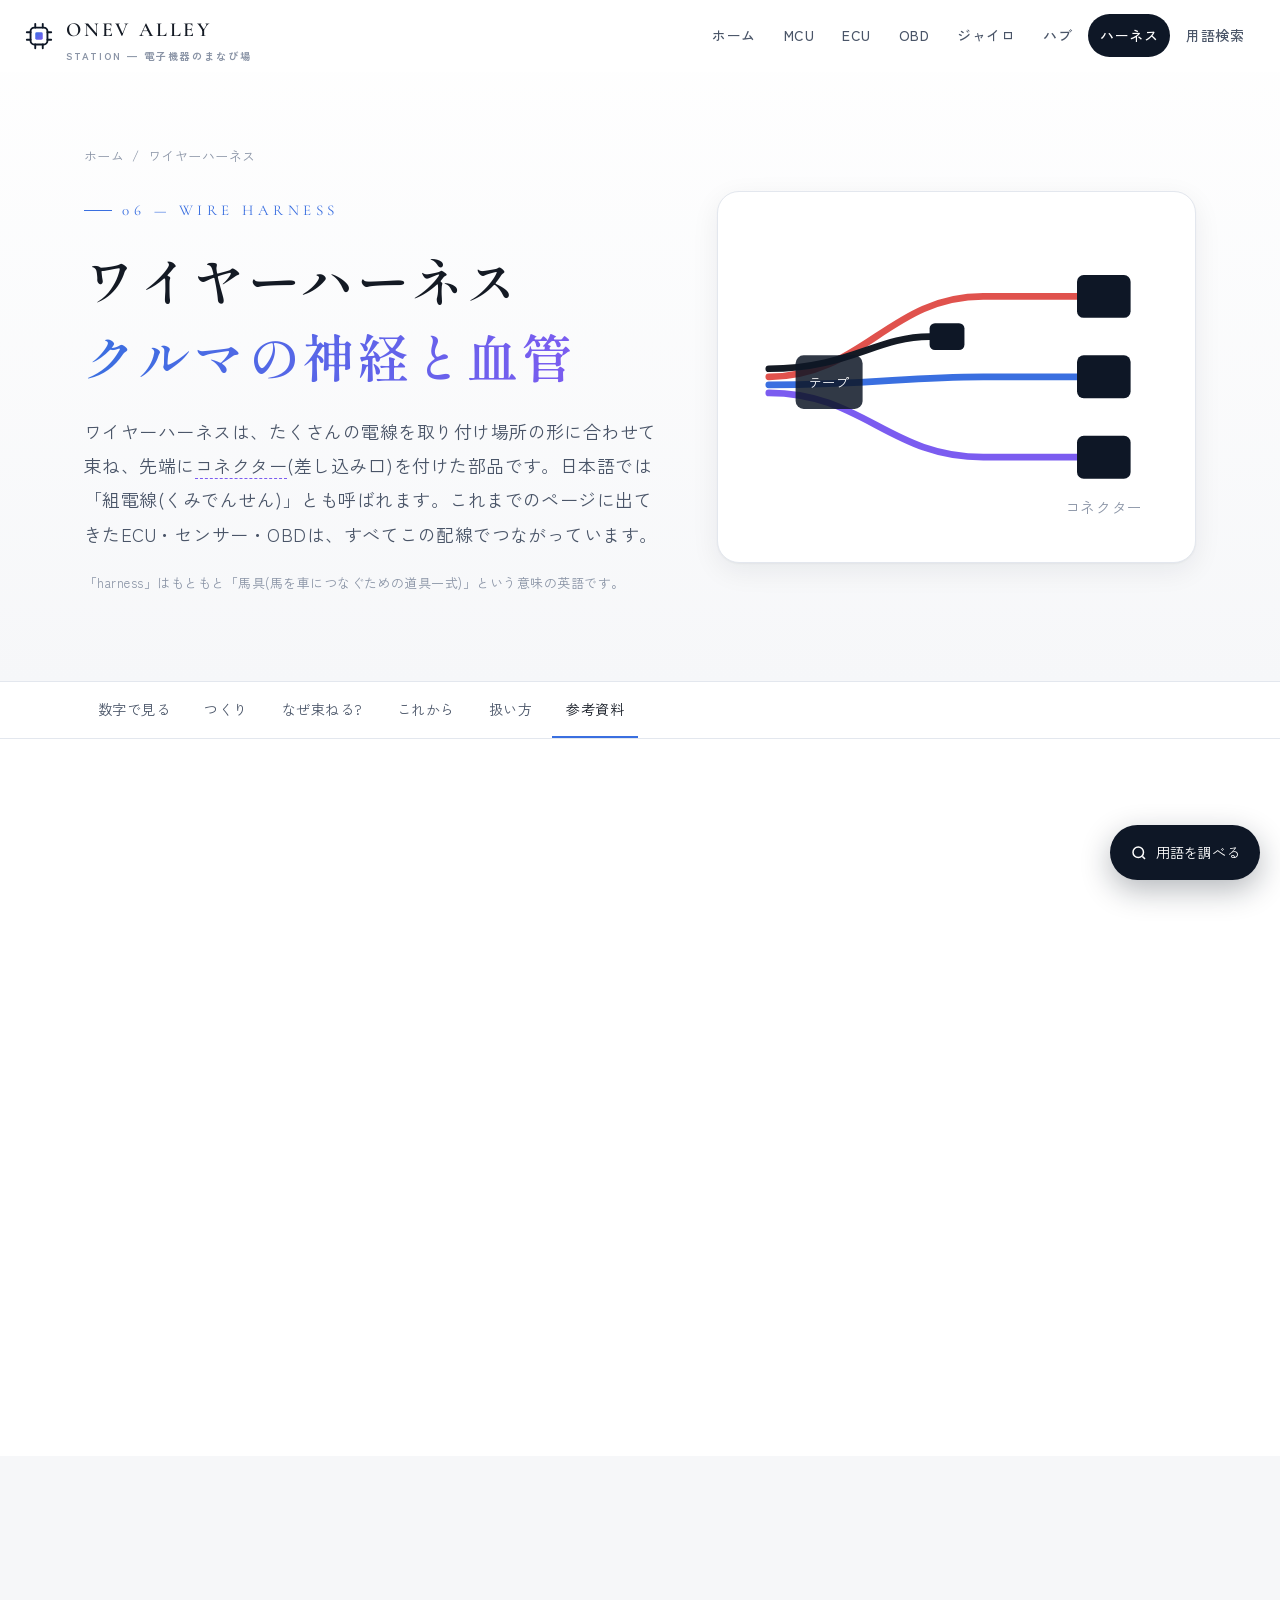
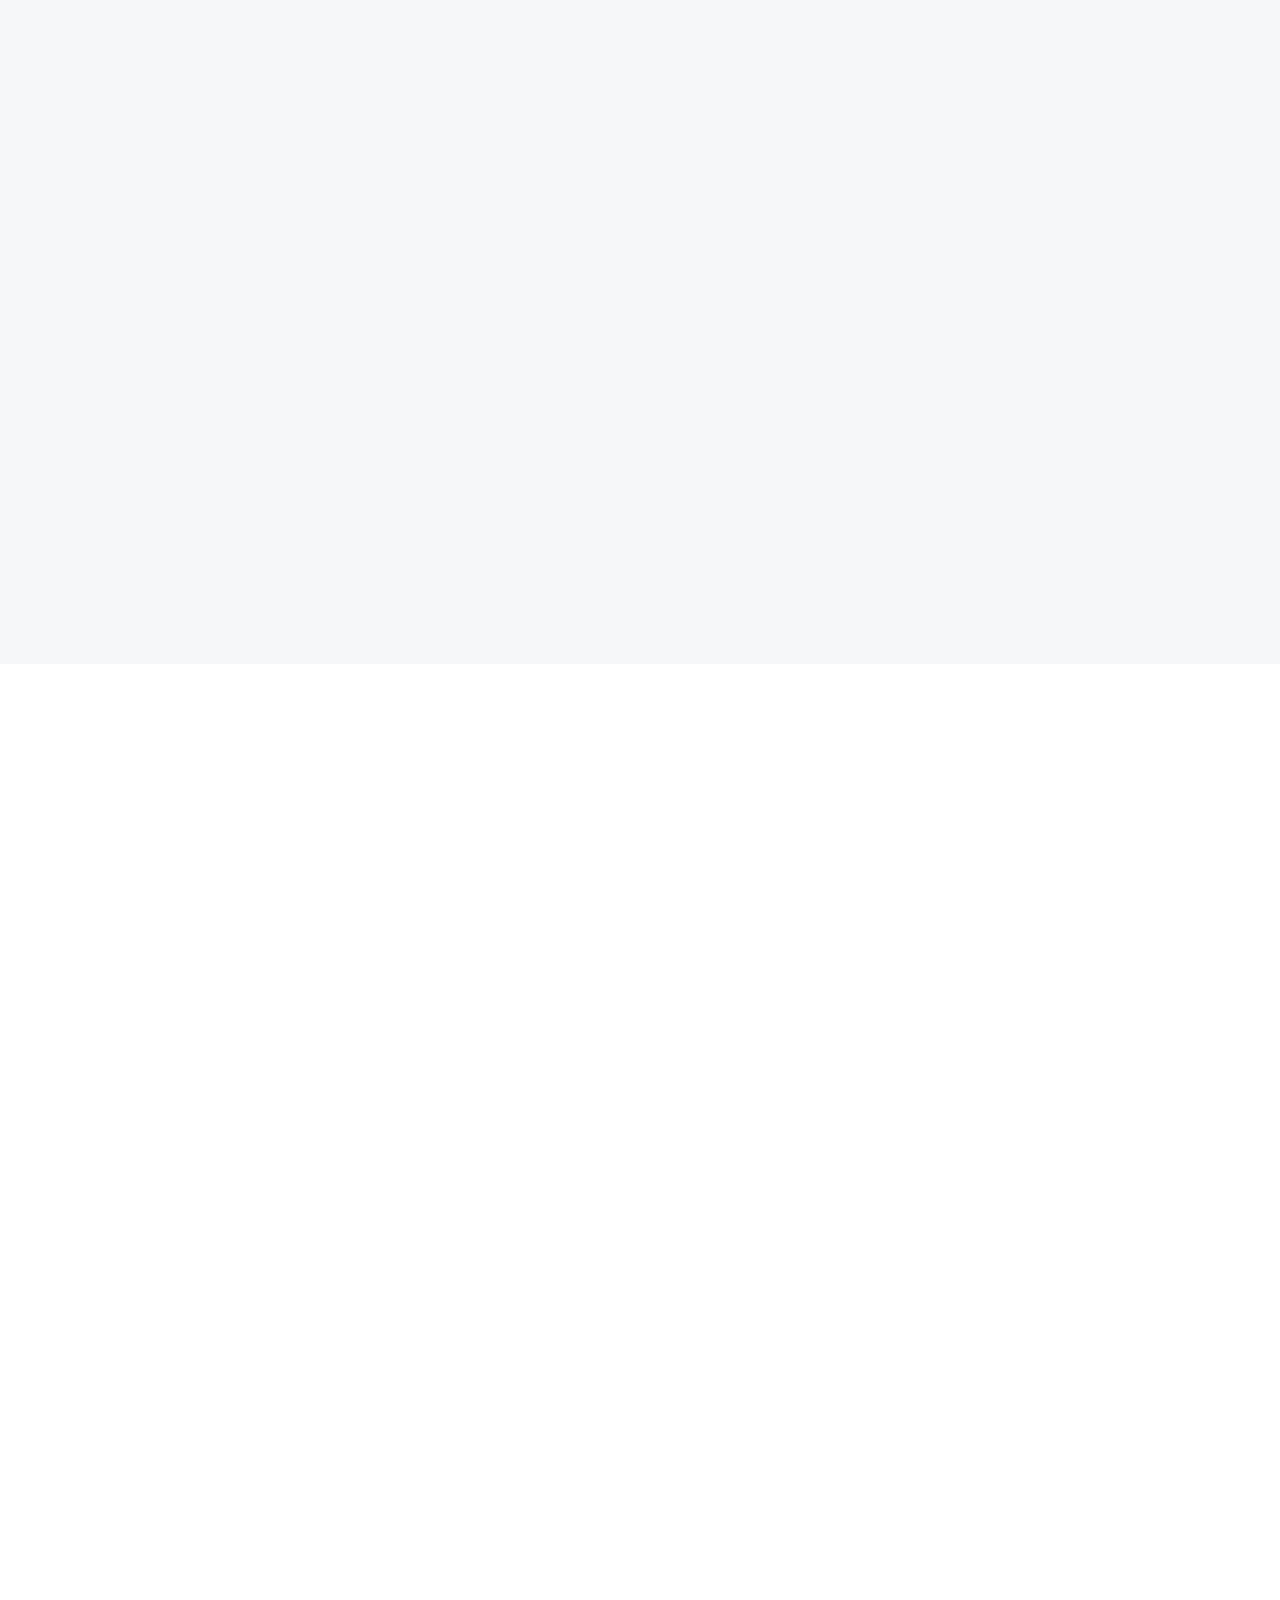
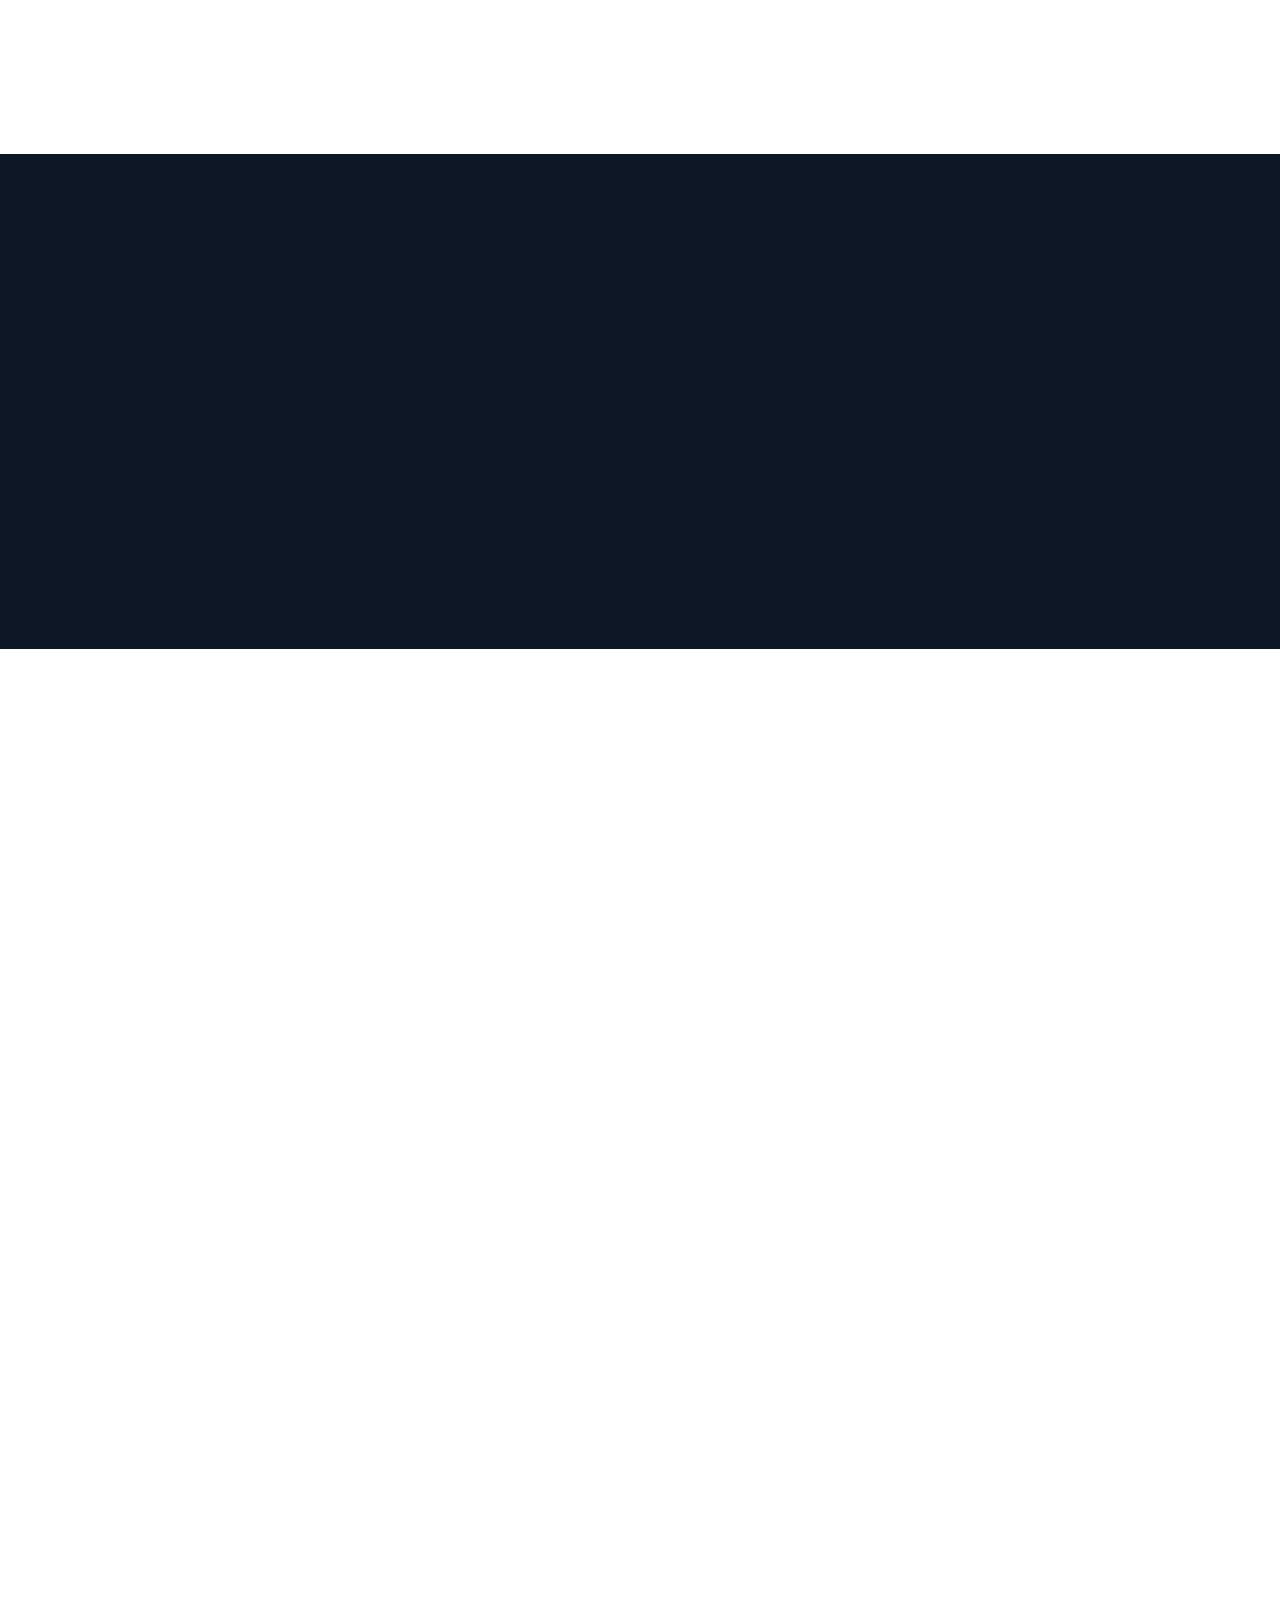
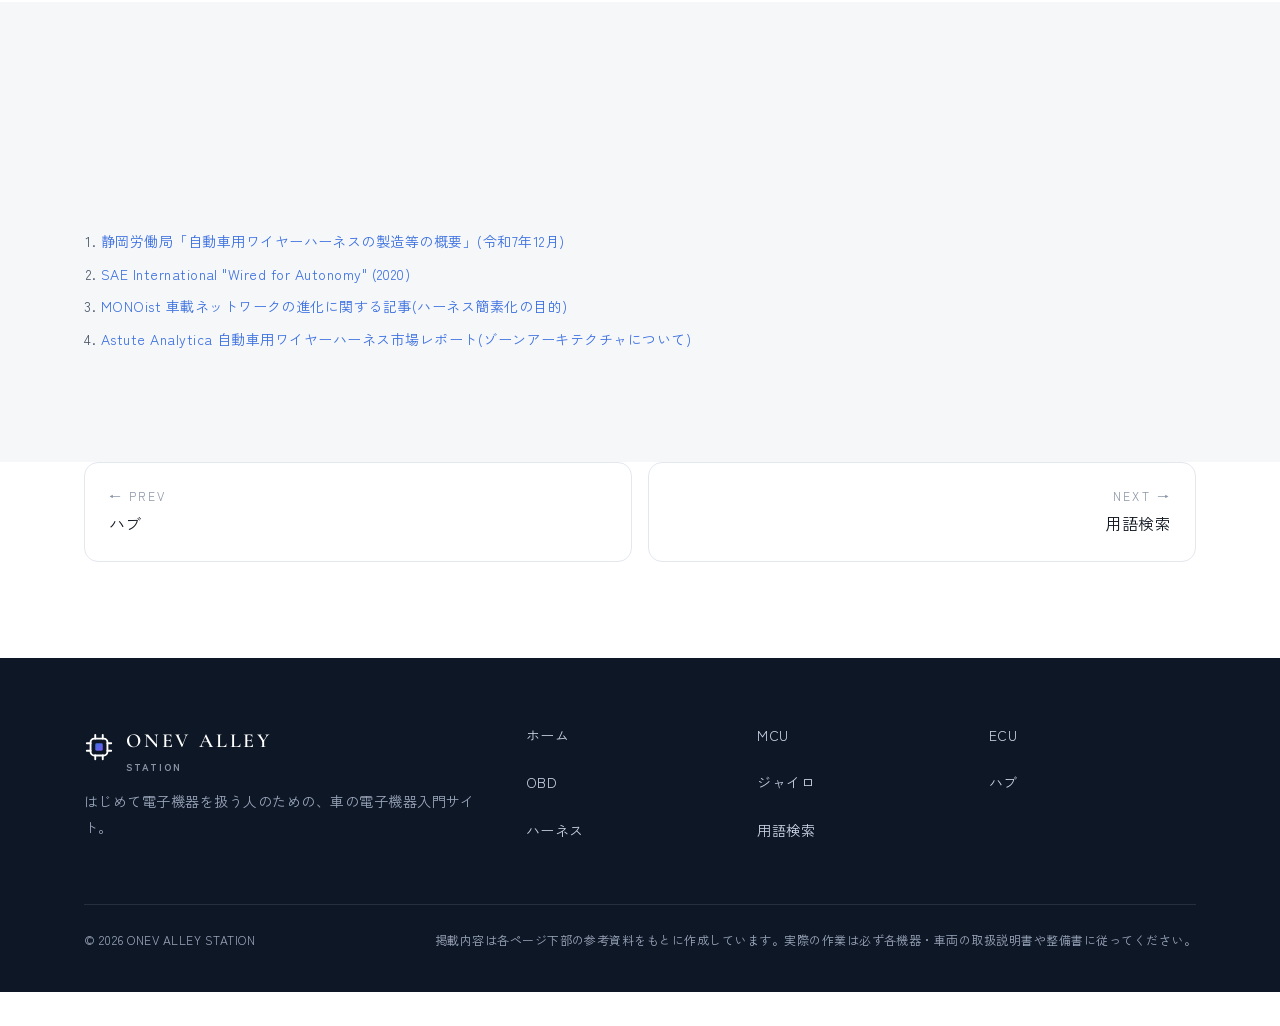
<file: harness.html>
<!doctype html>
<html lang="ja">
<head>
<meta charset="utf-8">
<meta name="viewport" content="width=device-width, initial-scale=1">
<title>ワイヤーハーネスとは?車の神経|ONEV ALLEY STATION</title>
<meta name="description" content="ワイヤーハーネス(配線の束)の構造・役割・取り扱いの注意を、数字と図で初心者向けに解説します。">
<link rel="canonical" href="https://tani1794.github.io/second_before_company/harness.html">
<meta property="og:type" content="article">
<meta property="og:site_name" content="ONEV ALLEY STATION">
<meta property="og:title" content="ワイヤーハーネスとは?車の神経|ONEV ALLEY STATION">
<meta property="og:description" content="ワイヤーハーネス(配線の束)の構造・役割・取り扱いの注意を、数字と図で初心者向けに解説します。">
<meta property="og:url" content="https://tani1794.github.io/second_before_company/harness.html">
<meta property="og:image" content="https://tani1794.github.io/second_before_company/img/ogp.png">
<meta name="twitter:card" content="summary_large_image">
<meta name="theme-color" content="#0e1726">
<link rel="icon" href="img/favicon.svg" type="image/svg+xml">
<link rel="preconnect" href="https://fonts.googleapis.com">
<link rel="preconnect" href="https://fonts.gstatic.com" crossorigin>
<link href="https://fonts.googleapis.com/css2?family=Cormorant+Garamond:wght@500;600&family=Shippori+Mincho+B1:wght@500;600&family=Zen+Kaku+Gothic+New:wght@400;500;700&display=swap" rel="stylesheet">
<link rel="stylesheet" href="css/style.css">
<script type="application/ld+json">{"@context": "https://schema.org", "@type": "WebPage", "name": "ワイヤーハーネスとは?車の神経", "description": "ワイヤーハーネス(配線の束)の構造・役割・取り扱いの注意を、数字と図で初心者向けに解説します。", "inLanguage": "ja", "url": "https://tani1794.github.io/second_before_company/harness.html", "isPartOf": {"@type": "WebSite", "name": "ONEV ALLEY STATION", "url": "https://tani1794.github.io/second_before_company/"}}</script>
</head>
<body>
<header class="site-header">
  <div class="container">
    <a class="brand" href="index.html" aria-label="ONEV ALLEY STATION ホームへ"><svg class="brand-mark" viewBox="0 0 32 32" aria-hidden="true"><rect x="7" y="7" width="18" height="18" rx="4" fill="none" stroke="#0e1726" stroke-width="2"/><rect x="12" y="12" width="8" height="8" rx="1.5" fill="url(#lg)"/><g stroke="#0e1726" stroke-width="2" stroke-linecap="round"><path d="M12 3v4M20 3v4M12 25v4M20 25v4M3 12h4M3 20h4M25 12h4M25 20h4"/></g><defs><linearGradient id="lg" x1="0" y1="0" x2="1" y2="1"><stop offset="0" stop-color="#3a6fe0"/><stop offset="1" stop-color="#7b5cf0"/></linearGradient></defs></svg><span>ONEV ALLEY<small>STATION — 電子機器のまなび場</small></span></a>
    <button class="nav-toggle" aria-label="メニューを開く" aria-expanded="false" aria-controls="global-nav"><span></span><span></span><span></span></button>
    <nav class="global-nav" id="global-nav" aria-label="メインメニュー"><ul>
<li><a href="index.html">ホーム</a></li>
<li><a href="mcu.html">MCU</a></li>
<li><a href="ecu.html">ECU</a></li>
<li><a href="obd.html">OBD</a></li>
<li><a href="gyro.html">ジャイロ</a></li>
<li><a href="hub.html">ハブ</a></li>
<li><a href="harness.html" aria-current="page">ハーネス</a></li>
<li><a href="glossary.html">用語検索</a></li>
    </ul></nav>
  </div>
</header>

<main id="main">
<section class="hero">
  <div class="container hero-grid">
    <div class="reveal">
      <nav class="breadcrumb" aria-label="現在地"><a href="index.html">ホーム</a><span>/</span>ワイヤーハーネス</nav>
      <span class="eyebrow">06 — WIRE HARNESS</span>
      <h1>ワイヤーハーネス<br><span class="accent">クルマの神経と血管</span></h1>
      <p class="lead">ワイヤーハーネスは、たくさんの電線を取り付け場所の形に合わせて束ね、先端に<span class="term" data-term="コネクター">コネクター</span>(差し込み口)を付けた部品です。日本語では「組電線(くみでんせん)」とも呼ばれます。これまでのページに出てきたECU・センサー・OBDは、すべてこの配線でつながっています。</p>
      <p class="muted">「harness」はもともと「馬具(馬を車につなぐための道具一式)」という意味の英語です。</p>
    </div>
    <div class="hero-visual reveal delay-2">
      <svg viewBox="0 0 320 240" role="img" aria-label="束ねられた電線とコネクターのイラスト">
        <g fill="none" stroke-width="5" stroke-linecap="round">
          <path d="M20 120 C90 120 110 60 180 60 L250 60" stroke="#e0524d"/>
          <path d="M20 126 C100 126 120 120 180 120 L250 120" stroke="#3a6fe0"/>
          <path d="M20 132 C90 132 110 180 180 180 L250 180" stroke="#7b5cf0"/>
          <path d="M20 114 C80 114 100 90 140 90" stroke="#141a24"/>
        </g>
        <rect x="40" y="104" width="50" height="40" rx="6" fill="#0e1726" opacity=".85"/>
        <text x="65" y="128" text-anchor="middle" fill="#fff" font-size="10">テープ</text>
        <g fill="#0e1726"><rect x="250" y="44" width="40" height="32" rx="5"/><rect x="250" y="104" width="40" height="32" rx="5"/><rect x="250" y="164" width="40" height="32" rx="5"/><rect x="140" y="80" width="26" height="20" rx="4"/></g>
        <text x="270" y="222" text-anchor="middle" font-size="11" fill="#8a94a6">コネクター</text>
      </svg>
    </div>
  </div>
</section>

<nav class="page-tabs" aria-label="このページの目次"><ul>
  <li><a href="#numbers">数字で見る</a></li>
  <li><a href="#parts">つくり</a></li>
  <li><a href="#why">なぜ束ねる?</a></li>
  <li><a href="#future">これから</a></li>
  <li><a href="#handling">扱い方</a></li>
  <li><a href="#refs">参考資料</a></li>
</ul></nav>

<section class="section" id="numbers">
  <div class="container">
    <div class="section-head reveal">
      <span class="section-num">01 — BY THE NUMBERS</span>
      <h2>見えないところに、何キロもの電線。</h2>
      <p>大型の高級車やトラックを例にした、アメリカの自動車技術者協会(SAE)の記事の数字です。</p>
    </div>
    <div class="stats reveal">
      <div><span class="num" data-count="3000">0</span><span class="unit">本以上</span><div class="label">電線の本数</div><div class="src">約40種類のハーネス・約700個のコネクター</div></div>
      <div><span class="num" data-count="4">0</span><span class="unit">km</span><div class="label">すべてをつなげた長さ</div><div class="src">約2.5マイル</div></div>
      <div><span class="num" data-count="60">0</span><span class="unit">kg</span><div class="label">電線の重さ</div><div class="src">大人1人分ほど</div></div>
    </div>
    <div class="keypoint reveal mt-32"><strong>一般的な乗用車では</strong><p>信号用と電源用の電線が中心で、<b>800〜1,200回路</b>で構成されています(静岡労働局の資料より)。</p></div>
  </div>
</section>

<section class="section alt" id="parts">
  <div class="container">
    <div class="section-head reveal">
      <span class="section-num">02 — STRUCTURE</span>
      <h2>4つの部品でできている。</h2>
    </div>
    <div class="grid grid-4">
      <div class="card reveal"><div class="icon red">線</div><h3>電線</h3><p>銅などの芯線を、ビニールなどの被覆(ひふく=カバー)で包んだもの。色で用途を見分けます。</p></div>
      <div class="card reveal delay-1"><div class="icon">端</div><h3>端子</h3><p>電線の先に付ける金属の部品。相手の端子とかみ合って電気を通します。</p></div>
      <div class="card reveal delay-2"><div class="icon violet">口</div><h3>コネクター</h3><p>端子を並べて収める樹脂のケース。ロック(ツメ)で抜けないようにしています。</p></div>
      <div class="card reveal delay-3"><div class="icon">守</div><h3>保護材</h3><p>テープ・チューブ・プロテクター(硬いカバー)で、熱や振動、こすれから電線を守ります。</p></div>
    </div>
    <div class="grid grid-2 mt-48">
      <div class="card reveal"><span class="badge">メインハーネス</span><p style="margin-top:12px">車体の骨組みに沿って走る「幹線道路」。エンジンルーム・車内・荷室などを結びます。</p></div>
      <div class="card reveal delay-1"><span class="badge violet">サブハーネス</span><p style="margin-top:12px">メインから分かれて、ライトやスイッチなど一つ一つの電装品へつながる「わき道」。</p></div>
    </div>
  </div>
</section>

<section class="section" id="why">
  <div class="container">
    <div class="section-head reveal">
      <span class="section-num">03 — WHY</span>
      <h2>なぜ「束ねる」のか。なぜ「通信」するのか。</h2>
      <p>自動車の初期には、電線を1本ずつボルトで締めてつないでいました。量産の時代になり、日本では<b>昭和34年(1959年)ごろ</b>から、ベルトコンベアーで流れてくる車にすばやく取り付けられるよう、あらかじめ形を整えて束ねたハーネスが使われるようになりました。</p>
    </div>
    <div class="split">
      <div class="reveal">
        <h3>電子化で、配線は爆発的に増える</h3>
        <p>ECU同士を1対1の電線で結ぶと、ECUが増えるほど配線の数は急激に増えます。そこで、2本の電線をみんなで共有して会話する<a href="ecu.html#can">CAN通信</a>が考え出されました。もともと車載ネットワークは、<b>ハーネスを簡単にすること</b>が目的だったのです。</p>
        <p>右のスライダーで、ECUの数を増やしてみましょう。</p>
      </div>
      <div class="demo reveal delay-1">
        <svg id="wire-demo" viewBox="0 0 320 260" role="img" aria-label="ECUの数と配線の本数の関係"></svg>
        <div class="demo-controls"><label>ECUの数 <input type="range" id="wire-n" min="2" max="12" value="5"></label><span id="wire-nv" class="badge">5個</span></div>
        <div class="demo-controls">
          <div class="tab-list" style="margin:0" role="radiogroup" aria-label="つなぎ方">
            <button type="button" class="seg-btn wire-mode" data-mode="p2p" aria-selected="true">1対1で結ぶ</button>
            <button type="button" class="seg-btn wire-mode" data-mode="bus" aria-selected="false">CAN(共有)</button>
          </div>
        </div>
        <div id="wire-out" class="demo-out"></div>
      </div>
    </div>
  </div>
</section>

<section class="section dark" id="future">
  <div class="container split">
    <div class="reveal">
      <span class="section-num">04 — NEXT</span>
      <h2>ハーネスも「ゾーン」でスリムに。</h2>
      <p>電気自動車や運転支援の普及で、ハーネスはさらに重く、複雑になっています。そこで、車を前後左右の区域(ゾーン)に分け、区域ごとのまとめ役ECUの近くで配線を集める「<span class="term" data-term="ゾーンアーキテクチャ">ゾーンアーキテクチャ</span>」が広がり始めています。</p>
      <p>中央のコンピューターまで伸びる長い配線が減る一方、ゾーンのハーネスやコネクター自体は高密度になり、設計の難しさは増していきます。</p>
    </div>
    <div class="reveal delay-1">
      <div class="grid grid-2">
        <div class="card" style="color:var(--ink)"><span class="badge">これまで</span><p style="margin-top:10px">機能ごとのECUへ、車じゅうから配線が集まる → 長く重い</p></div>
        <div class="card" style="color:var(--ink)"><span class="badge violet">ゾーン型</span><p style="margin-top:10px">近くのゾーンECUへ短く配線し、ゾーン同士は通信線で結ぶ → 短く軽く</p></div>
      </div>
    </div>
  </div>
</section>

<section class="section" id="handling">
  <div class="container">
    <div class="section-head reveal">
      <span class="section-num">05 — HANDLING</span>
      <h2>ハーネスとコネクターの扱い方。</h2>
      <p>電気のトラブルの多くは、部品そのものではなく「接続部分」で起きます。次の基本を身につけましょう。</p>
    </div>
    <ol class="steps reveal">
      <li><b>コネクターは、ロックを外して本体を持って抜く</b><span>電線を引っ張ると、中の端子が抜けかけたり断線したりします。ロックの形はコネクターによって違うので、よく見てから操作します。</span></li>
      <li><b>差し込みは「カチッ」まで。そのあと軽く引いて確認</b><span>半差し(奥まで入っていない状態)は、振動で接触が悪くなる大きな原因です。</span></li>
      <li><b>無理に曲げない・ねじらない・踏まない</b><span>被覆が傷つくと、ショート(電線同士が触れて大きな電流が流れること)の原因になります。</span></li>
      <li><b>外したクランプ(固定具)や保護材は元どおりに戻す</b><span>固定がないと振動で金属部分とこすれ、時間がたってから被覆が破れることがあります。</span></li>
      <li><b>端子の中に、テスターの針を無理に入れない</b><span>端子が広がり、接触不良になります。必要なときは専用の測定用部品を使います。</span></li>
    </ol>
  </div>
</section>

<section class="section alt" id="refs">
  <div class="container">
    <div class="section-head reveal"><span class="section-num">REFERENCES</span><h2>参考資料</h2></div>
    <ol class="refs">
      <li><a href="https://jsite.mhlw.go.jp/shizuoka-roudoukyoku/content/contents/R7kochin_1_9.pdf" target="_blank" rel="noopener">静岡労働局「自動車用ワイヤーハーネスの製造等の概要」(令和7年12月)</a></li>
      <li><a href="https://saemobilus.sae.org/content/20AVEP01_05" target="_blank" rel="noopener">SAE International "Wired for Autonomy" (2020)</a></li>
      <li><a href="https://monoist.itmedia.co.jp/mn/spv/1010/29/news122.html" target="_blank" rel="noopener">MONOist 車載ネットワークの進化に関する記事(ハーネス簡素化の目的)</a></li>
      <li><a href="https://www.astuteanalytica.com/ja/industry-report/automotive-wiring-harness-market" target="_blank" rel="noopener">Astute Analytica 自動車用ワイヤーハーネス市場レポート(ゾーンアーキテクチャについて)</a></li>
    </ol>
  </div>
</section>

<section class="section" style="padding-top:0"><div class="container"><nav class="pager" aria-label="前後のページ"><a href="hub.html"><small>← PREV</small>ハブ</a><a class="next" href="glossary.html"><small>NEXT →</small>用語検索</a></nav></div></section>
</main>

<footer class="site-footer">
  <div class="container">
    <div class="footer-grid">
      <div>
        <a class="brand" href="index.html"><svg class="brand-mark" viewBox="0 0 32 32" aria-hidden="true"><rect x="7" y="7" width="18" height="18" rx="4" fill="none" stroke="#ffffff" stroke-width="2"/><rect x="12" y="12" width="8" height="8" rx="1.5" fill="url(#lg)"/><g stroke="#ffffff" stroke-width="2" stroke-linecap="round"><path d="M12 3v4M20 3v4M12 25v4M20 25v4M3 12h4M3 20h4M25 12h4M25 20h4"/></g><defs><linearGradient id="lg" x1="0" y1="0" x2="1" y2="1"><stop offset="0" stop-color="#3a6fe0"/><stop offset="1" stop-color="#7b5cf0"/></linearGradient></defs></svg><span>ONEV ALLEY<small>STATION</small></span></a>
        <p style="margin-top:16px">はじめて電子機器を扱う人のための、車の電子機器入門サイト。</p>
      </div>
      <ul class="footer-links">
<li><a href="index.html">ホーム</a></li>
<li><a href="mcu.html">MCU</a></li>
<li><a href="ecu.html">ECU</a></li>
<li><a href="obd.html">OBD</a></li>
<li><a href="gyro.html">ジャイロ</a></li>
<li><a href="hub.html">ハブ</a></li>
<li><a href="harness.html">ハーネス</a></li>
<li><a href="glossary.html">用語検索</a></li>
      </ul>
    </div>
    <div class="footer-bottom">
      <span>&copy; 2026 ONEV ALLEY STATION</span>
      <span>掲載内容は各ページ下部の参考資料をもとに作成しています。実際の作業は必ず各機器・車両の取扱説明書や整備書に従ってください。</span>
    </div>
  </div>
</footer>

<button class="search-fab" type="button" aria-haspopup="dialog">
  <svg width="18" height="18" viewBox="0 0 24 24" fill="none" stroke="currentColor" stroke-width="2" aria-hidden="true"><circle cx="11" cy="11" r="7"/><path d="m20 20-3.5-3.5"/></svg>用語を調べる
</button>
<div class="search-drawer" role="dialog" aria-modal="true" aria-label="用語を調べる">
  <div class="backdrop"></div>
  <div class="panel">
    <button class="close" type="button" aria-label="閉じる">×</button>
    <h3>用語を調べる</h3>
    <p class="muted">わからない言葉を入れてください。サイト内の用語集と、インターネット(Wikipedia日本語版)から探します。</p>
    <form class="search-box" data-out="drawer-results" role="search">
      <input type="search" placeholder="例:CAN、コネクター、ヨーレート" aria-label="調べたい用語">
      <button type="submit">調べる</button>
    </form>
    <div class="chips"><button type="button" class="chip">ECU</button><button type="button" class="chip">CAN</button><button type="button" class="chip">マイコン</button><button type="button" class="chip">テスター</button></div>
    <div id="drawer-results" aria-live="polite"></div>
  </div>
</div>

<script src="js/glossary-data.js"></script>
<script src="js/main.js"></script>
<script src="js/harness.js"></script>
</body>
</html>
</file>
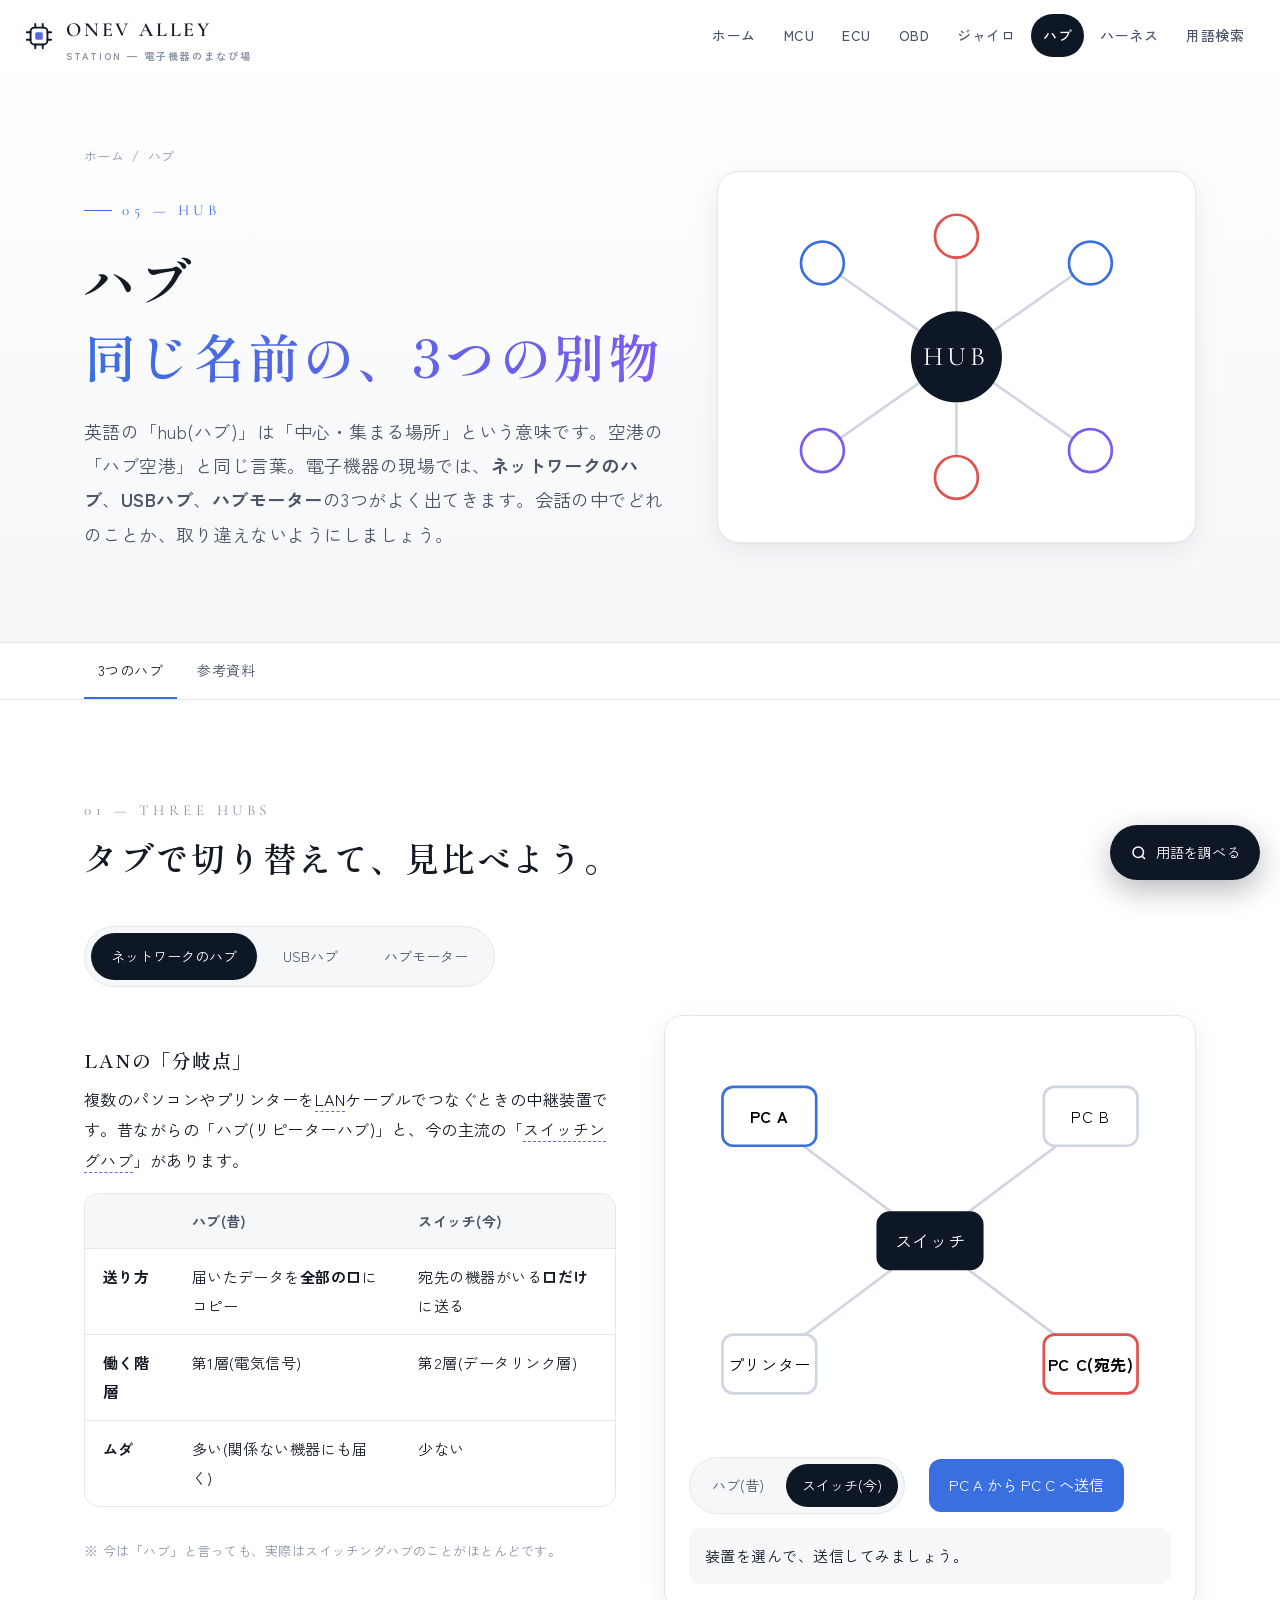
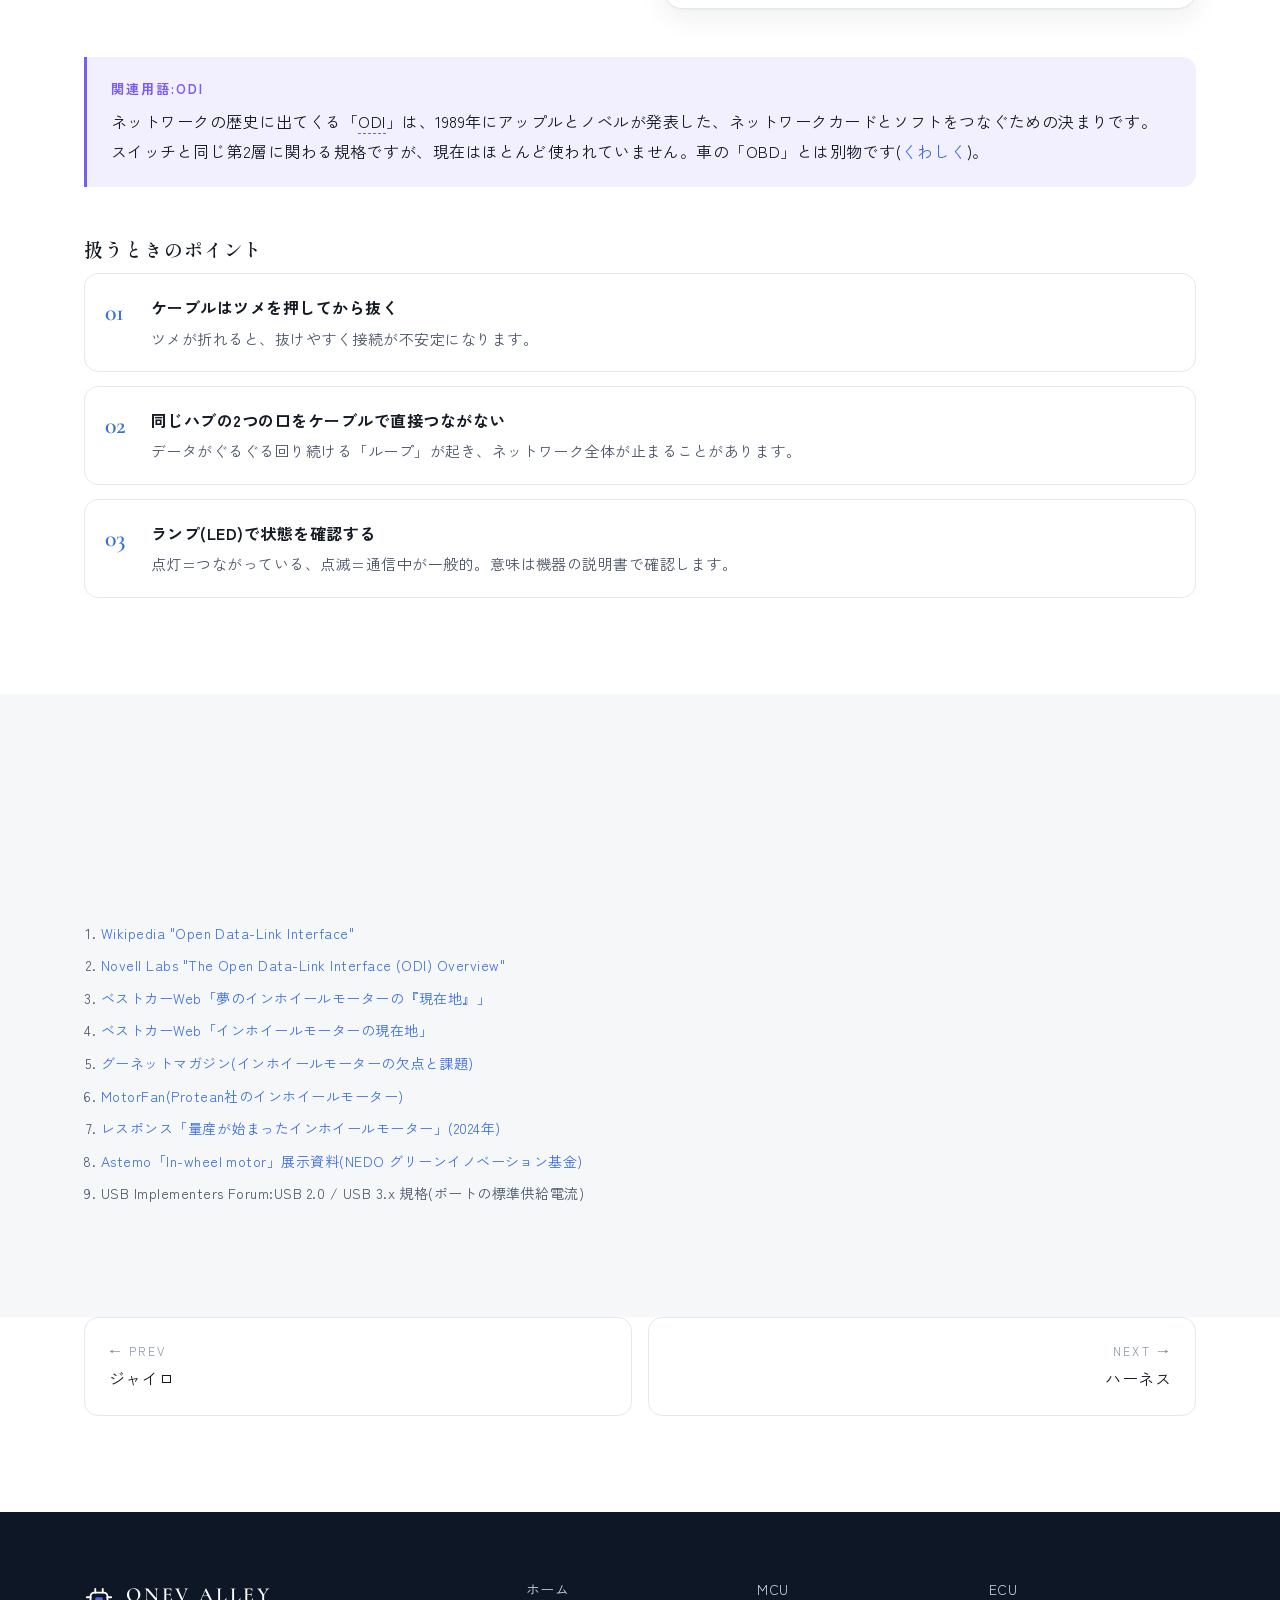
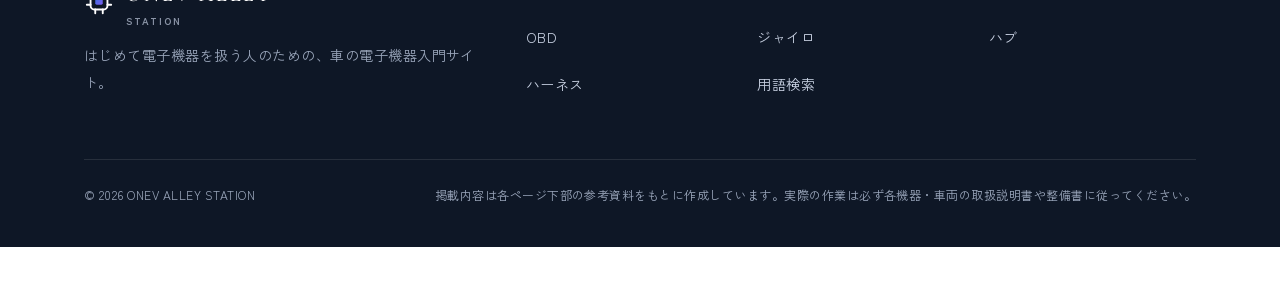
<file: hub.html>
<!doctype html>
<html lang="ja">
<head>
<meta charset="utf-8">
<meta name="viewport" content="width=device-width, initial-scale=1">
<title>ハブとは?ネットワーク・USB・ハブモーター|ONEV ALLEY STATION</title>
<meta name="description" content="ネットワークのハブ、USBハブ、車輪に組み込むハブモーター。3つの「ハブ」の違いと使い方を初心者向けに解説します。">
<link rel="canonical" href="https://tani1794.github.io/second_before_company/hub.html">
<meta property="og:type" content="article">
<meta property="og:site_name" content="ONEV ALLEY STATION">
<meta property="og:title" content="ハブとは?ネットワーク・USB・ハブモーター|ONEV ALLEY STATION">
<meta property="og:description" content="ネットワークのハブ、USBハブ、車輪に組み込むハブモーター。3つの「ハブ」の違いと使い方を初心者向けに解説します。">
<meta property="og:url" content="https://tani1794.github.io/second_before_company/hub.html">
<meta property="og:image" content="https://tani1794.github.io/second_before_company/img/ogp.png">
<meta name="twitter:card" content="summary_large_image">
<meta name="theme-color" content="#0e1726">
<link rel="icon" href="img/favicon.svg" type="image/svg+xml">
<link rel="preconnect" href="https://fonts.googleapis.com">
<link rel="preconnect" href="https://fonts.gstatic.com" crossorigin>
<link href="https://fonts.googleapis.com/css2?family=Cormorant+Garamond:wght@500;600&family=Shippori+Mincho+B1:wght@500;600&family=Zen+Kaku+Gothic+New:wght@400;500;700&display=swap" rel="stylesheet">
<link rel="stylesheet" href="css/style.css">
<script type="application/ld+json">{"@context": "https://schema.org", "@type": "WebPage", "name": "ハブとは?ネットワーク・USB・ハブモーター", "description": "ネットワークのハブ、USBハブ、車輪に組み込むハブモーター。3つの「ハブ」の違いと使い方を初心者向けに解説します。", "inLanguage": "ja", "url": "https://tani1794.github.io/second_before_company/hub.html", "isPartOf": {"@type": "WebSite", "name": "ONEV ALLEY STATION", "url": "https://tani1794.github.io/second_before_company/"}}</script>
</head>
<body>
<header class="site-header">
  <div class="container">
    <a class="brand" href="index.html" aria-label="ONEV ALLEY STATION ホームへ"><svg class="brand-mark" viewBox="0 0 32 32" aria-hidden="true"><rect x="7" y="7" width="18" height="18" rx="4" fill="none" stroke="#0e1726" stroke-width="2"/><rect x="12" y="12" width="8" height="8" rx="1.5" fill="url(#lg)"/><g stroke="#0e1726" stroke-width="2" stroke-linecap="round"><path d="M12 3v4M20 3v4M12 25v4M20 25v4M3 12h4M3 20h4M25 12h4M25 20h4"/></g><defs><linearGradient id="lg" x1="0" y1="0" x2="1" y2="1"><stop offset="0" stop-color="#3a6fe0"/><stop offset="1" stop-color="#7b5cf0"/></linearGradient></defs></svg><span>ONEV ALLEY<small>STATION — 電子機器のまなび場</small></span></a>
    <button class="nav-toggle" aria-label="メニューを開く" aria-expanded="false" aria-controls="global-nav"><span></span><span></span><span></span></button>
    <nav class="global-nav" id="global-nav" aria-label="メインメニュー"><ul>
<li><a href="index.html">ホーム</a></li>
<li><a href="mcu.html">MCU</a></li>
<li><a href="ecu.html">ECU</a></li>
<li><a href="obd.html">OBD</a></li>
<li><a href="gyro.html">ジャイロ</a></li>
<li><a href="hub.html" aria-current="page">ハブ</a></li>
<li><a href="harness.html">ハーネス</a></li>
<li><a href="glossary.html">用語検索</a></li>
    </ul></nav>
  </div>
</header>

<main id="main">
<section class="hero">
  <div class="container hero-grid">
    <div class="reveal">
      <nav class="breadcrumb" aria-label="現在地"><a href="index.html">ホーム</a><span>/</span>ハブ</nav>
      <span class="eyebrow">05 — HUB</span>
      <h1>ハブ<br><span class="accent">同じ名前の、3つの別物</span></h1>
      <p class="lead">英語の「hub(ハブ)」は「中心・集まる場所」という意味です。空港の「ハブ空港」と同じ言葉。電子機器の現場では、<b>ネットワークのハブ</b>、<b>USBハブ</b>、<b>ハブモーター</b>の3つがよく出てきます。会話の中でどれのことか、取り違えないようにしましょう。</p>
    </div>
    <div class="hero-visual reveal delay-2">
      <svg viewBox="0 0 320 240" role="img" aria-label="中心から放射状に線が伸びるイラスト">
        <g stroke="#cfd6e2" stroke-width="2"><path d="M160 120L60 50M160 120L260 50M160 120L60 190M160 120L260 190M160 120L160 30M160 120L160 210"/></g>
        <g fill="#fff" stroke-width="2"><circle cx="60" cy="50" r="16" stroke="#3a6fe0"/><circle cx="260" cy="50" r="16" stroke="#3a6fe0"/><circle cx="60" cy="190" r="16" stroke="#7b5cf0"/><circle cx="260" cy="190" r="16" stroke="#7b5cf0"/><circle cx="160" cy="30" r="16" stroke="#e0524d"/><circle cx="160" cy="210" r="16" stroke="#e0524d"/></g>
        <circle cx="160" cy="120" r="34" fill="#0e1726"/><text x="160" y="126" text-anchor="middle" fill="#fff" font-family="Cormorant Garamond, serif" font-size="20" letter-spacing="3">HUB</text>
      </svg>
    </div>
  </div>
</section>

<nav class="page-tabs" aria-label="このページの目次"><ul>
  <li><a href="#three">3つのハブ</a></li>
  <li><a href="#refs">参考資料</a></li>
</ul></nav>

<section class="section" id="three">
  <div class="container">
    <div class="section-head reveal">
      <span class="section-num">01 — THREE HUBS</span>
      <h2>タブで切り替えて、見比べよう。</h2>
    </div>
    <div class="tabs" id="hub-tabs">
      <div class="tab-list" role="tablist" aria-label="ハブの種類">
        <button class="tab-btn" role="tab" id="t-net" aria-controls="network-panel" data-hash="network" aria-selected="true">ネットワークのハブ</button>
        <button class="tab-btn" role="tab" id="t-usb" aria-controls="usb-panel" data-hash="usb" aria-selected="false" tabindex="-1">USBハブ</button>
        <button class="tab-btn" role="tab" id="t-motor" aria-controls="motor-panel" data-hash="motor" aria-selected="false" tabindex="-1">ハブモーター</button>
      </div>

      <!-- ネットワーク -->
      <div class="tab-panel" role="tabpanel" id="network-panel" aria-labelledby="t-net">
        <div class="split">
          <div>
            <h3>LANの「分岐点」</h3>
            <p>複数のパソコンやプリンターを<span class="term" data-term="LAN">LAN</span>ケーブルでつなぐときの中継装置です。昔ながらの「ハブ(リピーターハブ)」と、今の主流の「<span class="term" data-term="スイッチングハブ">スイッチングハブ</span>」があります。</p>
            <div class="table-wrap"><table style="min-width:0">
              <tr><th></th><th>ハブ(昔)</th><th>スイッチ(今)</th></tr>
              <tr><td><b>送り方</b></td><td>届いたデータを<b>全部の口</b>にコピー</td><td>宛先の機器がいる<b>口だけ</b>に送る</td></tr>
              <tr><td><b>働く階層</b></td><td>第1層(電気信号)</td><td>第2層(データリンク層)</td></tr>
              <tr><td><b>ムダ</b></td><td>多い(関係ない機器にも届く)</td><td>少ない</td></tr>
            </table></div>
            <p class="muted mt-32">※ 今は「ハブ」と言っても、実際はスイッチングハブのことがほとんどです。</p>
          </div>
          <div class="demo">
            <svg id="net-demo" viewBox="0 0 360 300" role="img" aria-label="ハブとスイッチのデータの流れ方">
              <g stroke="#cfd6e2" stroke-width="2"><path d="M180 150L60 60M180 150L300 60M180 150L60 240M180 150L300 240"/></g>
              <g font-size="12" text-anchor="middle">
                <g><rect x="25" y="35" width="70" height="44" rx="8" fill="#fff" stroke="#3a6fe0" stroke-width="2"/><text x="60" y="62" font-weight="700">PC A</text></g>
                <g><rect x="265" y="35" width="70" height="44" rx="8" fill="#fff" stroke="#cfd6e2" stroke-width="2"/><text x="300" y="62">PC B</text></g>
                <g><rect x="25" y="220" width="70" height="44" rx="8" fill="#fff" stroke="#cfd6e2" stroke-width="2"/><text x="60" y="247">プリンター</text></g>
                <g><rect id="net-dst" x="265" y="220" width="70" height="44" rx="8" fill="#fff" stroke="#e0524d" stroke-width="2"/><text x="300" y="247" font-weight="700">PC C(宛先)</text></g>
              </g>
              <rect x="140" y="128" width="80" height="44" rx="10" fill="#0e1726"/><text id="net-label" x="180" y="155" text-anchor="middle" fill="#fff" font-size="13">スイッチ</text>
              <g id="net-packets"></g>
            </svg>
            <div class="demo-controls">
              <div class="tab-list" style="margin:0" role="radiogroup" aria-label="装置の種類">
                <button type="button" class="seg-btn net-mode" data-mode="hub" aria-selected="false">ハブ(昔)</button>
                <button type="button" class="seg-btn net-mode" data-mode="switch" aria-selected="true">スイッチ(今)</button>
              </div>
              <button class="btn" id="net-send" type="button">PC A から PC C へ送信</button>
            </div>
            <div id="net-out" class="demo-out">装置を選んで、送信してみましょう。</div>
          </div>
        </div>
        <div class="keypoint violet mt-48"><strong>関連用語:ODI</strong><p>ネットワークの歴史に出てくる「<span class="term" data-term="ODI">ODI</span>」は、1989年にアップルとノベルが発表した、ネットワークカードとソフトをつなぐための決まりです。スイッチと同じ第2層に関わる規格ですが、現在はほとんど使われていません。車の「OBD」とは別物です(<a href="obd.html#odi">くわしく</a>)。</p></div>
        <h3 class="mt-48">扱うときのポイント</h3>
        <ol class="steps">
          <li><b>ケーブルはツメを押してから抜く</b><span>ツメが折れると、抜けやすく接続が不安定になります。</span></li>
          <li><b>同じハブの2つの口をケーブルで直接つながない</b><span>データがぐるぐる回り続ける「ループ」が起き、ネットワーク全体が止まることがあります。</span></li>
          <li><b>ランプ(LED)で状態を確認する</b><span>点灯=つながっている、点滅=通信中が一般的。意味は機器の説明書で確認します。</span></li>
        </ol>
      </div>

      <!-- USB -->
      <div class="tab-panel" role="tabpanel" id="usb-panel" aria-labelledby="t-usb" hidden>
        <div class="split">
          <div>
            <h3>USBの差し込み口を「増やす」</h3>
            <p><span class="term" data-term="USBハブ">USBハブ</span>は、パソコンのUSBの口が足りないときに使う分岐装置です。1つの口を、2つ・4つ・7つ…と増やせます。ただし、増えるのは「口の数」だけ。パソコンから出てくる<b>電気の量や通信の速さは、つないだ機器で分け合う</b>ことになります。</p>
            <div class="grid grid-2">
              <div class="card"><span class="badge">バスパワー</span><h3 style="margin-top:10px;font-size:17px">パソコンから電気をもらう</h3><p>ACアダプター不要で手軽。ただし電気の量に限りがあるので、マウスやキーボードなど省電力な機器向け。</p></div>
              <div class="card"><span class="badge violet">セルフパワー</span><h3 style="margin-top:10px;font-size:17px">自分で電源をとる</h3><p>ACアダプターから電気を供給。外付けHDDなど、電気を多く使う機器を複数つなぐときに安定します。</p></div>
            </div>
          </div>
          <div class="demo">
            <h3 style="font-size:17px">体験:電気が足りるか計算してみよう</h3>
            <p style="font-size:14px;color:var(--ink-2)">バスパワーのハブを、USB 3.x の口(1つあたり最大900mA=0.9アンペアが標準)につないだとします。つなぐ機器を選んでください。</p>
            <div id="usb-items" class="chips"></div>
            <div class="bar-track" style="height:20px"><div id="usb-bar" class="bar-fill" style="width:0"></div></div>
            <div id="usb-out" class="demo-out">機器を選ぶと、合計の電流が表示されます。</div>
            <p class="muted" style="margin-top:10px">※ 機器の消費電流は一般的な目安です。実際の値は各機器の仕様を確認してください。USB 2.0の口は標準で500mAまでです。</p>
          </div>
        </div>
      </div>

      <!-- ハブモーター -->
      <div class="tab-panel" role="tabpanel" id="motor-panel" aria-labelledby="t-motor" hidden>
        <div class="split">
          <div>
            <h3>車輪の中心に、モーターを入れる</h3>
            <p>車輪の中心の回転する部分を「ハブ」といいます。ここにモーターを組み込み、タイヤを直接回すのが<span class="term" data-term="ハブモーター">ハブモーター</span>(インホイールモーター)です。電動アシスト自転車や電動バイクではすでに広く使われています。</p>
            <p>一般的な車は、エンジンやモーターの力を、デフ(左右の回転差を吸収する歯車)やドライブシャフト(回転を伝える棒)で車輪まで運びます。ハブモーターなら、これらが不要になります。</p>
          </div>
          <div class="demo">
            <svg viewBox="0 0 360 220" role="img" aria-label="従来の駆動方式とハブモーターの比較図">
              <g font-size="12" text-anchor="middle">
                <text x="90" y="20" font-weight="700">従来の方式</text>
                <rect x="70" y="80" width="40" height="40" rx="6" fill="#0e1726"/><text x="90" y="105" fill="#fff" font-size="10">モーター</text>
                <path d="M30 100h40M110 100h40" stroke="#8a94a6" stroke-width="5"/>
                <rect x="10" y="70" width="20" height="60" rx="5" fill="#141a24"/><rect x="150" y="70" width="20" height="60" rx="5" fill="#141a24"/>
                <text x="90" y="150" fill="#4a5568" font-size="11">シャフトで車輪へ</text>
                <text x="270" y="20" font-weight="700">ハブモーター</text>
                <rect x="190" y="70" width="20" height="60" rx="5" fill="#141a24"/><rect x="330" y="70" width="20" height="60" rx="5" fill="#141a24"/>
                <circle cx="200" cy="100" r="8" fill="#7b5cf0"/><circle cx="340" cy="100" r="8" fill="#7b5cf0"/>
                <text x="270" y="105" fill="#4a5568" font-size="11">← 空いた空間 →</text>
                <text x="270" y="150" fill="#4a5568" font-size="11">車輪の中で直接回す</text>
              </g>
              <circle cx="200" cy="100" r="8" fill="none" stroke="#7b5cf0" stroke-width="2"><animate attributeName="r" values="8;14;8" dur="1.6s" repeatCount="indefinite"/></circle>
            </svg>
          </div>
        </div>
        <div class="grid grid-2 mt-48">
          <div class="card"><span class="badge">メリット</span>
            <ul>
              <li>デフやドライブシャフトが不要 → <b>部品が減り、軽くなる</b></li>
              <li>空いた空間に電池を増やしたり、車内を広くしたりできる</li>
              <li>4輪の力を1輪ずつ自由に配分できる(左右の力の差で曲がる制御も可能)</li>
            </ul>
          </div>
          <div class="card"><span class="badge red">課題</span>
            <ul>
              <li>車輪側が重くなる(<span class="term" data-term="ばね下重量">ばね下重量</span>の増加)→ 乗り心地への影響</li>
              <li>路面からの衝撃がモーターに直接伝わる</li>
              <li>地面に近いため、水や異物が入りやすい</li>
            </ul>
          </div>
        </div>
        <div class="keypoint mt-32"><strong>今の状況</strong><p>乗用車での本格的な採用はまだ限られていますが、ばね下と車体の重さの比率を工夫すれば乗り心地の問題はおさえられるという考え方もあり、国の研究支援を受けた開発や、量産を始めた部品メーカーも出てきています。</p></div>
      </div>
    </div>
  </div>
</section>

<section class="section alt" id="refs">
  <div class="container">
    <div class="section-head reveal"><span class="section-num">REFERENCES</span><h2>参考資料</h2></div>
    <ol class="refs">
      <li><a href="https://en.wikipedia.org/wiki/Open_Data-Link_Interface" target="_blank" rel="noopener">Wikipedia "Open Data-Link Interface"</a></li>
      <li><a href="https://sunsite3.icm.edu.pl/packages/novell/FAQ/netlab/odi-ipx.txt" target="_blank" rel="noopener">Novell Labs "The Open Data-Link Interface (ODI) Overview"</a></li>
      <li><a href="https://bestcarweb.jp/?p=269631" target="_blank" rel="noopener">ベストカーWeb「夢のインホイールモーターの『現在地』」</a></li>
      <li><a href="https://bestcarweb.jp/feature/column/608204?prd=2" target="_blank" rel="noopener">ベストカーWeb「インホイールモーターの現在地」</a></li>
      <li><a href="https://www.goo-net.com/magazine/?p=44597" target="_blank" rel="noopener">グーネットマガジン(インホイールモーターの欠点と課題)</a></li>
      <li><a href="https://motor-fan.jp/?p=39061" target="_blank" rel="noopener">MotorFan(Protean社のインホイールモーター)</a></li>
      <li><a href="https://response.jp/article/2024/12/10/389563.html" target="_blank" rel="noopener">レスポンス「量産が始まったインホイールモーター」(2024年)</a></li>
      <li><a href="https://www.astemo.com/en/assets/pdf/corporate/exhibitions/technology2025-yokohama/e_powertrain05.pdf" target="_blank" rel="noopener">Astemo「In-wheel motor」展示資料(NEDO グリーンイノベーション基金)</a></li>
      <li>USB Implementers Forum:USB 2.0 / USB 3.x 規格(ポートの標準供給電流)</li>
    </ol>
  </div>
</section>

<section class="section" style="padding-top:0"><div class="container"><nav class="pager" aria-label="前後のページ"><a href="gyro.html"><small>← PREV</small>ジャイロ</a><a class="next" href="harness.html"><small>NEXT →</small>ハーネス</a></nav></div></section>
</main>

<footer class="site-footer">
  <div class="container">
    <div class="footer-grid">
      <div>
        <a class="brand" href="index.html"><svg class="brand-mark" viewBox="0 0 32 32" aria-hidden="true"><rect x="7" y="7" width="18" height="18" rx="4" fill="none" stroke="#ffffff" stroke-width="2"/><rect x="12" y="12" width="8" height="8" rx="1.5" fill="url(#lg)"/><g stroke="#ffffff" stroke-width="2" stroke-linecap="round"><path d="M12 3v4M20 3v4M12 25v4M20 25v4M3 12h4M3 20h4M25 12h4M25 20h4"/></g><defs><linearGradient id="lg" x1="0" y1="0" x2="1" y2="1"><stop offset="0" stop-color="#3a6fe0"/><stop offset="1" stop-color="#7b5cf0"/></linearGradient></defs></svg><span>ONEV ALLEY<small>STATION</small></span></a>
        <p style="margin-top:16px">はじめて電子機器を扱う人のための、車の電子機器入門サイト。</p>
      </div>
      <ul class="footer-links">
<li><a href="index.html">ホーム</a></li>
<li><a href="mcu.html">MCU</a></li>
<li><a href="ecu.html">ECU</a></li>
<li><a href="obd.html">OBD</a></li>
<li><a href="gyro.html">ジャイロ</a></li>
<li><a href="hub.html">ハブ</a></li>
<li><a href="harness.html">ハーネス</a></li>
<li><a href="glossary.html">用語検索</a></li>
      </ul>
    </div>
    <div class="footer-bottom">
      <span>&copy; 2026 ONEV ALLEY STATION</span>
      <span>掲載内容は各ページ下部の参考資料をもとに作成しています。実際の作業は必ず各機器・車両の取扱説明書や整備書に従ってください。</span>
    </div>
  </div>
</footer>

<button class="search-fab" type="button" aria-haspopup="dialog">
  <svg width="18" height="18" viewBox="0 0 24 24" fill="none" stroke="currentColor" stroke-width="2" aria-hidden="true"><circle cx="11" cy="11" r="7"/><path d="m20 20-3.5-3.5"/></svg>用語を調べる
</button>
<div class="search-drawer" role="dialog" aria-modal="true" aria-label="用語を調べる">
  <div class="backdrop"></div>
  <div class="panel">
    <button class="close" type="button" aria-label="閉じる">×</button>
    <h3>用語を調べる</h3>
    <p class="muted">わからない言葉を入れてください。サイト内の用語集と、インターネット(Wikipedia日本語版)から探します。</p>
    <form class="search-box" data-out="drawer-results" role="search">
      <input type="search" placeholder="例:CAN、コネクター、ヨーレート" aria-label="調べたい用語">
      <button type="submit">調べる</button>
    </form>
    <div class="chips"><button type="button" class="chip">ECU</button><button type="button" class="chip">CAN</button><button type="button" class="chip">マイコン</button><button type="button" class="chip">テスター</button></div>
    <div id="drawer-results" aria-live="polite"></div>
  </div>
</div>

<script src="js/glossary-data.js"></script>
<script src="js/main.js"></script>
<script src="js/hub.js"></script>
</body>
</html>
</file>
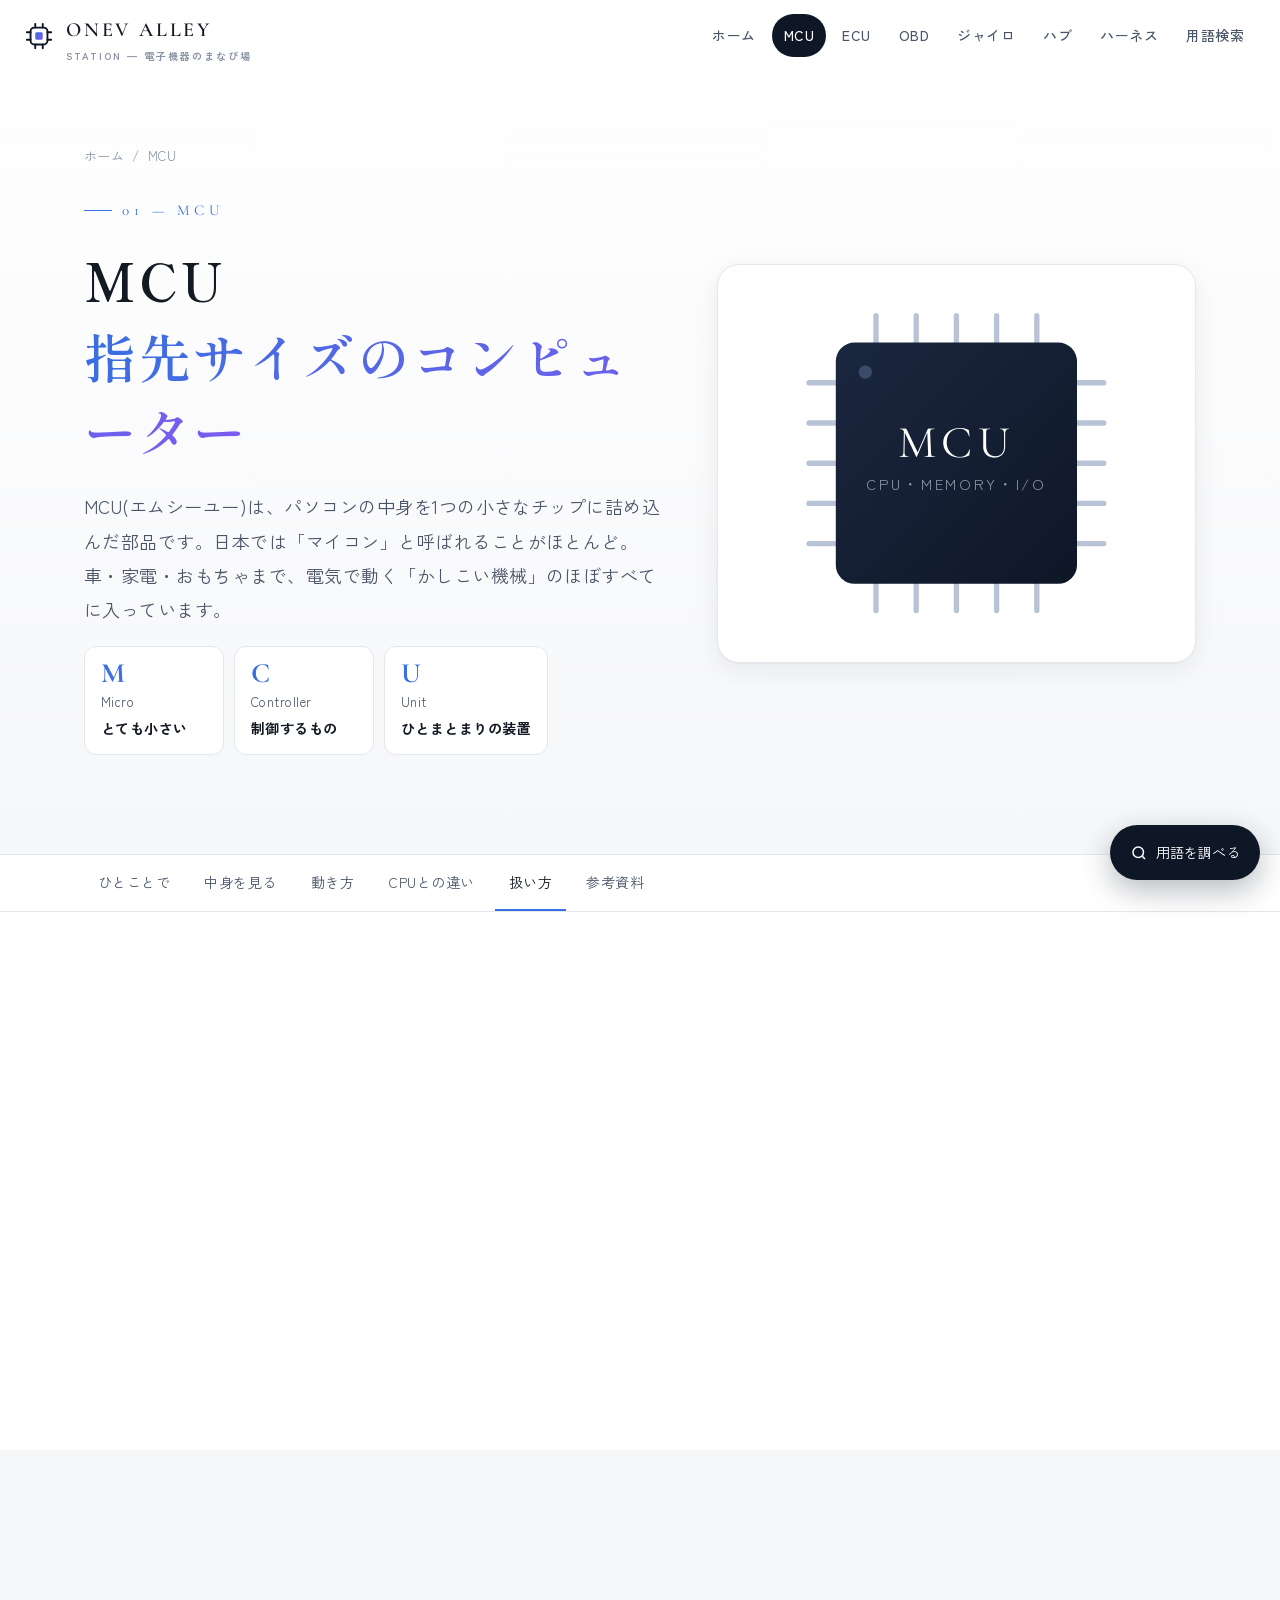
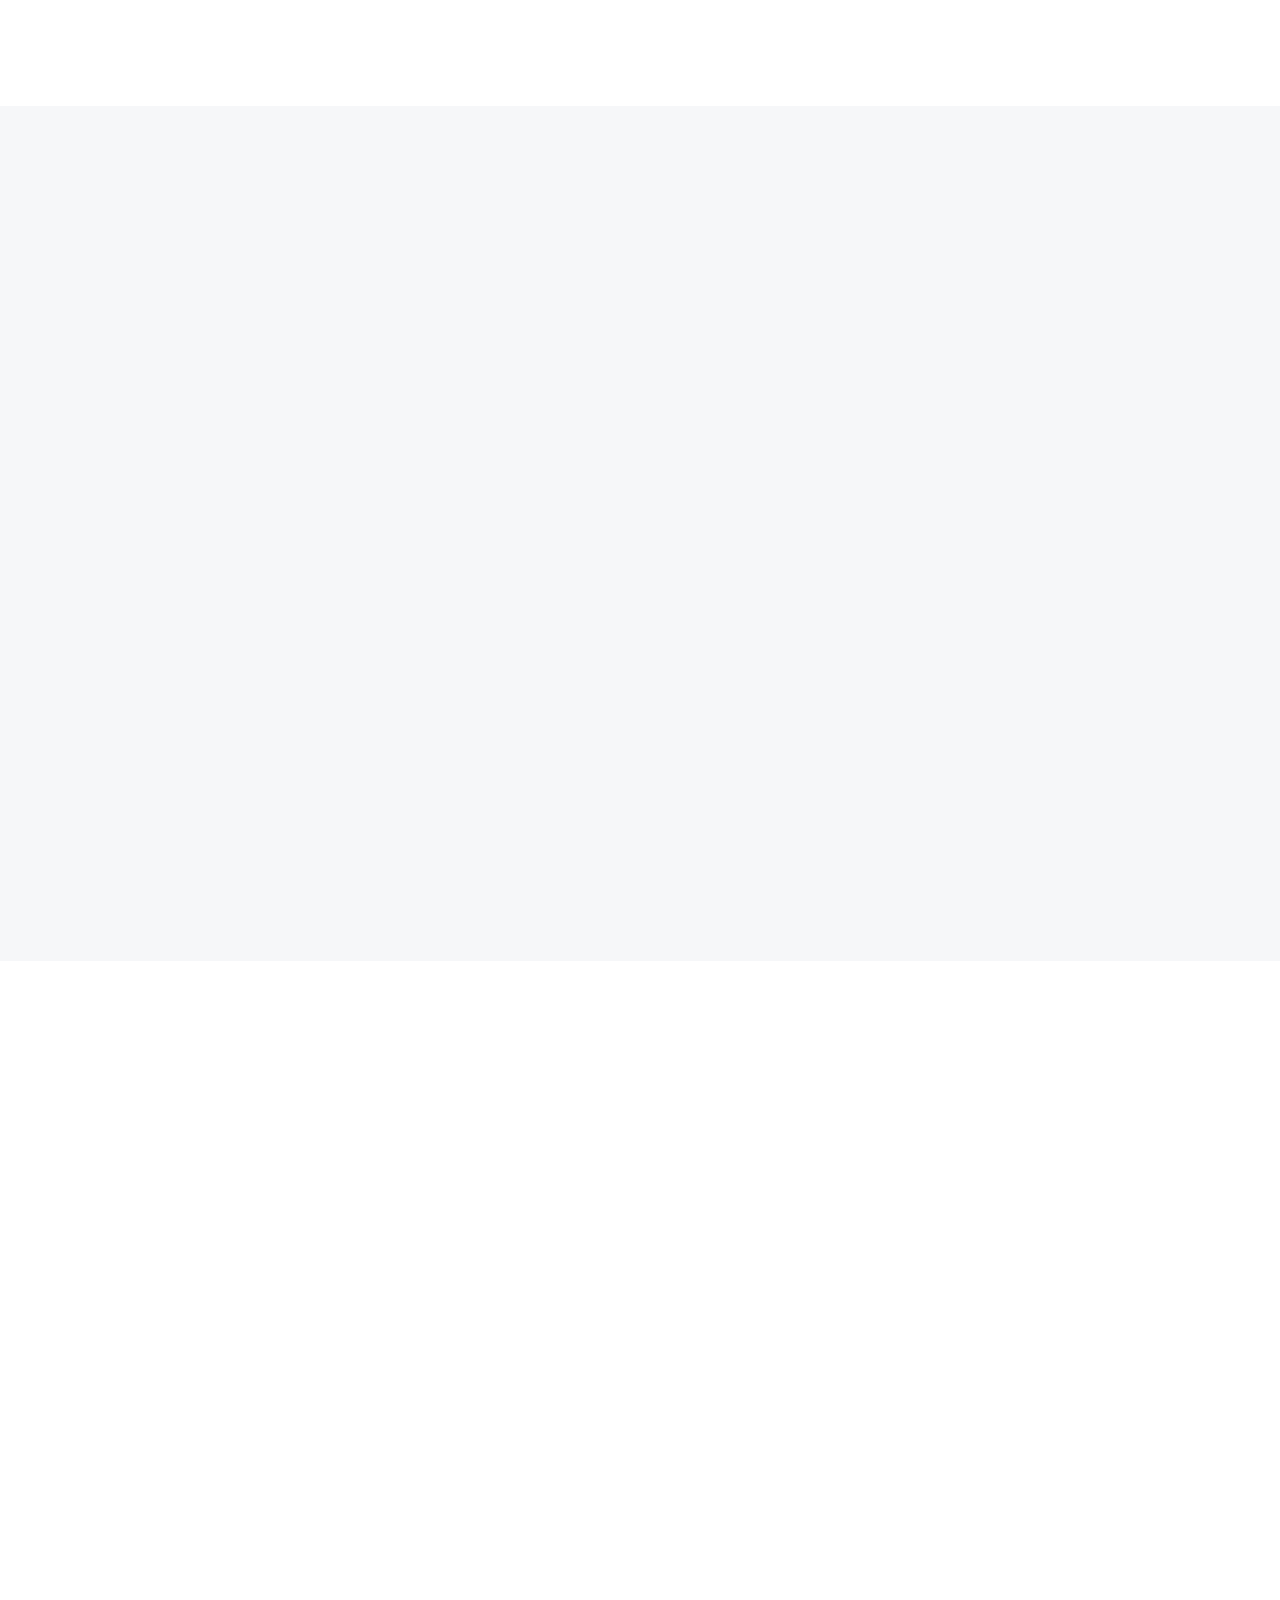
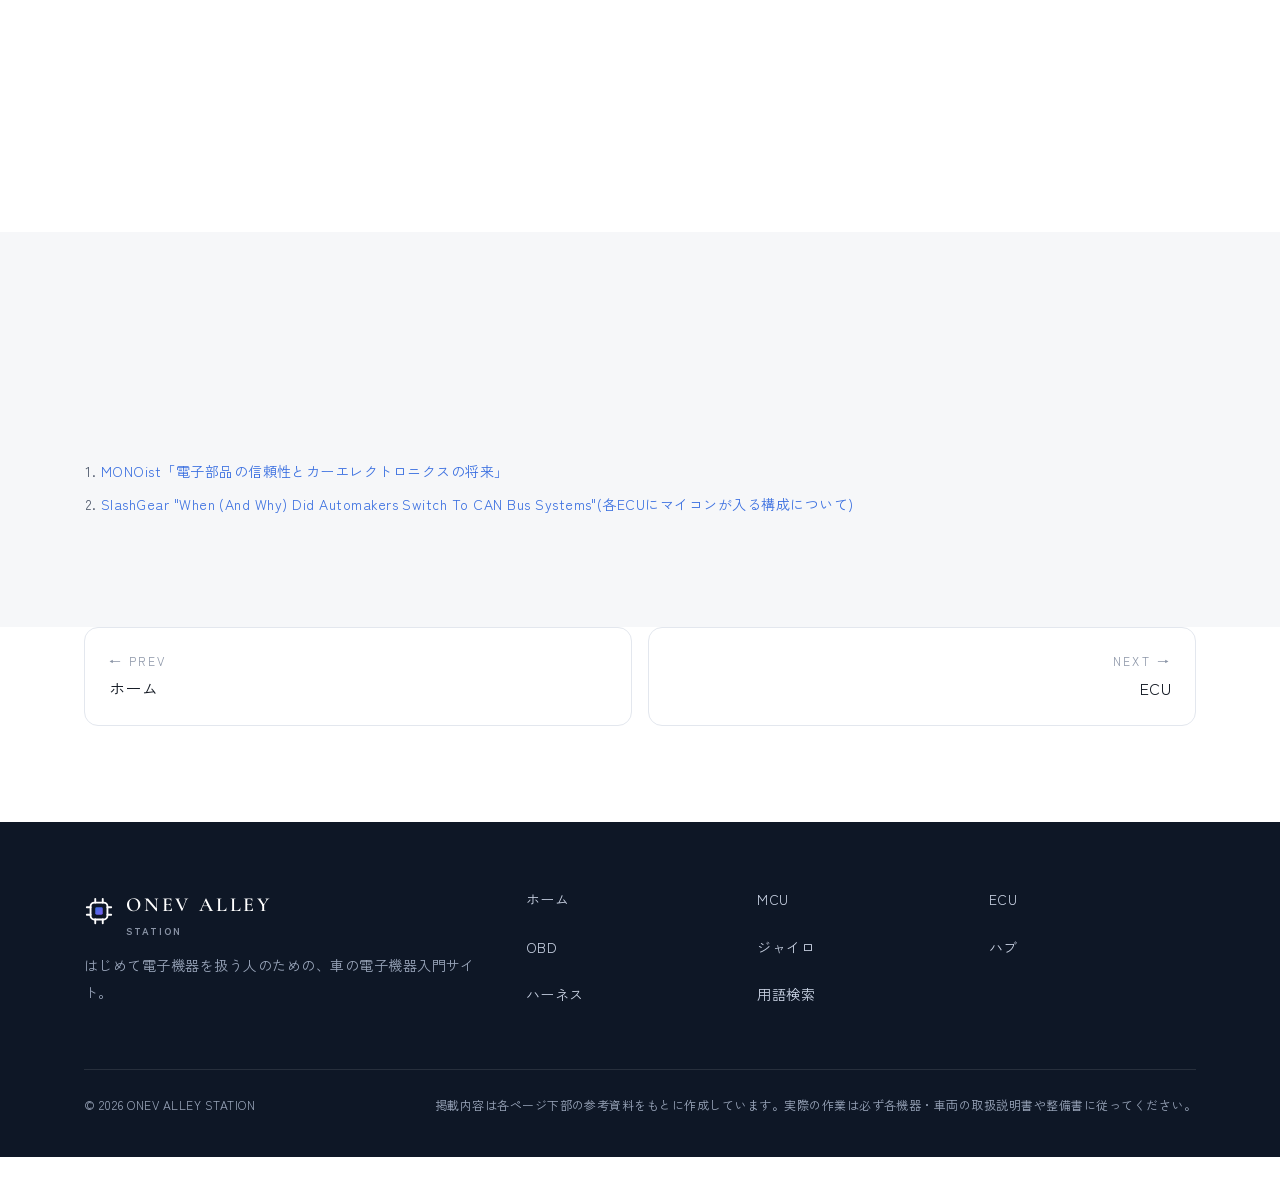
<file: mcu.html>
<!doctype html>
<html lang="ja">
<head>
<meta charset="utf-8">
<meta name="viewport" content="width=device-width, initial-scale=1">
<title>MCU(マイコン)とは?しくみと扱い方|ONEV ALLEY STATION</title>
<meta name="description" content="MCU(マイクロコントローラー=マイコン)の中身・動き方・扱い方を、専門用語を日本語に置きかえて初心者向けに解説します。">
<link rel="canonical" href="https://tani1794.github.io/second_before_company/mcu.html">
<meta property="og:type" content="article">
<meta property="og:site_name" content="ONEV ALLEY STATION">
<meta property="og:title" content="MCU(マイコン)とは?しくみと扱い方|ONEV ALLEY STATION">
<meta property="og:description" content="MCU(マイクロコントローラー=マイコン)の中身・動き方・扱い方を、専門用語を日本語に置きかえて初心者向けに解説します。">
<meta property="og:url" content="https://tani1794.github.io/second_before_company/mcu.html">
<meta property="og:image" content="https://tani1794.github.io/second_before_company/img/ogp.png">
<meta name="twitter:card" content="summary_large_image">
<meta name="theme-color" content="#0e1726">
<link rel="icon" href="img/favicon.svg" type="image/svg+xml">
<link rel="preconnect" href="https://fonts.googleapis.com">
<link rel="preconnect" href="https://fonts.gstatic.com" crossorigin>
<link href="https://fonts.googleapis.com/css2?family=Cormorant+Garamond:wght@500;600&family=Shippori+Mincho+B1:wght@500;600&family=Zen+Kaku+Gothic+New:wght@400;500;700&display=swap" rel="stylesheet">
<link rel="stylesheet" href="css/style.css">
<script type="application/ld+json">{"@context": "https://schema.org", "@type": "WebPage", "name": "MCU(マイコン)とは?しくみと扱い方", "description": "MCU(マイクロコントローラー=マイコン)の中身・動き方・扱い方を、専門用語を日本語に置きかえて初心者向けに解説します。", "inLanguage": "ja", "url": "https://tani1794.github.io/second_before_company/mcu.html", "isPartOf": {"@type": "WebSite", "name": "ONEV ALLEY STATION", "url": "https://tani1794.github.io/second_before_company/"}}</script>
</head>
<body>
<header class="site-header">
  <div class="container">
    <a class="brand" href="index.html" aria-label="ONEV ALLEY STATION ホームへ"><svg class="brand-mark" viewBox="0 0 32 32" aria-hidden="true"><rect x="7" y="7" width="18" height="18" rx="4" fill="none" stroke="#0e1726" stroke-width="2"/><rect x="12" y="12" width="8" height="8" rx="1.5" fill="url(#lg)"/><g stroke="#0e1726" stroke-width="2" stroke-linecap="round"><path d="M12 3v4M20 3v4M12 25v4M20 25v4M3 12h4M3 20h4M25 12h4M25 20h4"/></g><defs><linearGradient id="lg" x1="0" y1="0" x2="1" y2="1"><stop offset="0" stop-color="#3a6fe0"/><stop offset="1" stop-color="#7b5cf0"/></linearGradient></defs></svg><span>ONEV ALLEY<small>STATION — 電子機器のまなび場</small></span></a>
    <button class="nav-toggle" aria-label="メニューを開く" aria-expanded="false" aria-controls="global-nav"><span></span><span></span><span></span></button>
    <nav class="global-nav" id="global-nav" aria-label="メインメニュー"><ul>
<li><a href="index.html">ホーム</a></li>
<li><a href="mcu.html" aria-current="page">MCU</a></li>
<li><a href="ecu.html">ECU</a></li>
<li><a href="obd.html">OBD</a></li>
<li><a href="gyro.html">ジャイロ</a></li>
<li><a href="hub.html">ハブ</a></li>
<li><a href="harness.html">ハーネス</a></li>
<li><a href="glossary.html">用語検索</a></li>
    </ul></nav>
  </div>
</header>

<main id="main">
<section class="hero">
  <div class="container hero-grid">
    <div class="reveal">
      <nav class="breadcrumb" aria-label="現在地"><a href="index.html">ホーム</a><span>/</span>MCU</nav>
      <span class="eyebrow">01 — MCU</span>
      <h1>MCU<br><span class="accent">指先サイズのコンピューター</span></h1>
      <p class="lead">MCU(エムシーユー)は、パソコンの中身を1つの小さなチップに詰め込んだ部品です。日本では「マイコン」と呼ばれることがほとんど。車・家電・おもちゃまで、電気で動く「かしこい機械」のほぼすべてに入っています。</p>
      <div class="abbr-box">
        <div class="piece"><b>M</b><span>Micro</span><em>とても小さい</em></div>
        <div class="piece"><b>C</b><span>Controller</span><em>制御するもの</em></div>
        <div class="piece"><b>U</b><span>Unit</span><em>ひとまとまりの装置</em></div>
      </div>
    </div>
    <div class="hero-visual reveal delay-2">
      <svg viewBox="0 0 320 260" role="img" aria-label="マイコンチップのイラスト">
        <defs><linearGradient id="chip" x1="0" y1="0" x2="1" y2="1"><stop offset="0" stop-color="#1b2740"/><stop offset="1" stop-color="#0e1726"/></linearGradient></defs>
        <g stroke="#b9c3d6" stroke-width="4" stroke-linecap="round">
          <path d="M100 40v-20M130 40v-20M160 40v-20M190 40v-20M220 40v-20"/>
          <path d="M100 220v20M130 220v20M160 220v20M190 220v20M220 220v20"/>
          <path d="M70 70h-20M70 100h-20M70 130h-20M70 160h-20M70 190h-20"/>
          <path d="M250 70h20M250 100h20M250 130h20M250 160h20M250 190h20"/>
        </g>
        <rect x="70" y="40" width="180" height="180" rx="14" fill="url(#chip)"/>
        <circle cx="92" cy="62" r="5" fill="#3a4a68"/>
        <text x="160" y="125" text-anchor="middle" fill="#fff" font-family="Cormorant Garamond, serif" font-size="34" letter-spacing="4">MCU</text>
        <text x="160" y="150" text-anchor="middle" fill="#8a94a6" font-size="11" letter-spacing="2">CPU・MEMORY・I/O</text>
      </svg>
    </div>
  </div>
</section>

<nav class="page-tabs" aria-label="このページの目次"><ul>
  <li><a href="#about">ひとことで</a></li>
  <li><a href="#inside">中身を見る</a></li>
  <li><a href="#work">動き方</a></li>
  <li><a href="#compare">CPUとの違い</a></li>
  <li><a href="#handling">扱い方</a></li>
  <li><a href="#refs">参考資料</a></li>
</ul></nav>

<section class="section" id="about">
  <div class="container split">
    <div class="reveal">
      <span class="section-num">01 — IN A WORD</span>
      <h2>「決まった仕事を、休まず正確に」こなす専門家。</h2>
      <p>パソコンは、文章作成・動画・ゲームなど何でもこなす「なんでも屋」です。一方MCUは、たとえば「室温を測って、暑ければファンを回す」といった<b>決められた仕事だけ</b>を、何年でも休まず繰り返す「専門職人」です。</p>
      <p>その分、小さく・安く・電気をあまり使わないのが特長。だから1台の車に何十個も載せることができるのです。</p>
    </div>
    <div class="reveal delay-1">
      <div class="keypoint"><strong>ひとことで言うと</strong><p>MCU =「考える部分」「覚える部分」「外とつながる部分」を1つにまとめた、小さなコンピューター。</p></div>
      <div class="keypoint violet"><strong>身近な例</strong><p>炊飯器(温度を見て火力を調整)、エアコン(リモコンの信号を受けて動く)、車のパワーウインドウ(スイッチを押すと窓が動き、挟みこみを検知すると止まる)。</p></div>
    </div>
  </div>
</section>

<section class="section alt" id="inside">
  <div class="container">
    <div class="section-head reveal">
      <span class="section-num">02 — INSIDE</span>
      <h2>チップの中を、のぞいてみる。</h2>
      <p>下の図の四角をクリック(スマホはタップ)すると、それぞれの部分の役割が表示されます。</p>
    </div>
    <div class="demo reveal">
      <svg id="mcu-map" viewBox="0 0 760 330" role="img" aria-label="MCUの内部構成図">
        <rect x="10" y="10" width="740" height="310" rx="22" fill="#f6f7f9" stroke="#cfd6e2" stroke-dasharray="6 6"/>
        <text x="30" y="40" font-size="13" fill="#8a94a6" letter-spacing="2">MCU(1つのチップ)</text>
        <g class="mcu-part" data-k="cpu" tabindex="0" role="button"><rect x="290" y="110" width="180" height="110" rx="16" fill="#0e1726"/><text x="380" y="160" text-anchor="middle" fill="#fff" font-size="20" font-weight="700">CPU</text><text x="380" y="186" text-anchor="middle" fill="#b9c3d6" font-size="13">考える・計算する</text></g>
        <g class="mcu-part" data-k="rom" tabindex="0" role="button"><rect x="60" y="60" width="170" height="80" rx="14" fill="#fff" stroke="#3a6fe0" stroke-width="2"/><text x="145" y="96" text-anchor="middle" font-size="17" font-weight="700">ROM / フラッシュ</text><text x="145" y="120" text-anchor="middle" font-size="12" fill="#4a5568">手順書を保管</text></g>
        <g class="mcu-part" data-k="ram" tabindex="0" role="button"><rect x="60" y="190" width="170" height="80" rx="14" fill="#fff" stroke="#3a6fe0" stroke-width="2"/><text x="145" y="226" text-anchor="middle" font-size="17" font-weight="700">RAM</text><text x="145" y="250" text-anchor="middle" font-size="12" fill="#4a5568">作業机</text></g>
        <g class="mcu-part" data-k="io" tabindex="0" role="button"><rect x="530" y="40" width="170" height="70" rx="14" fill="#fff" stroke="#7b5cf0" stroke-width="2"/><text x="615" y="72" text-anchor="middle" font-size="17" font-weight="700">I/O(入出力)</text><text x="615" y="94" text-anchor="middle" font-size="12" fill="#4a5568">外とつながる足</text></g>
        <g class="mcu-part" data-k="adc" tabindex="0" role="button"><rect x="530" y="130" width="170" height="70" rx="14" fill="#fff" stroke="#7b5cf0" stroke-width="2"/><text x="615" y="162" text-anchor="middle" font-size="17" font-weight="700">A/D変換</text><text x="615" y="184" text-anchor="middle" font-size="12" fill="#4a5568">量を数字に</text></g>
        <g class="mcu-part" data-k="timer" tabindex="0" role="button"><rect x="530" y="220" width="80" height="70" rx="14" fill="#fff" stroke="#e0524d" stroke-width="2"/><text x="570" y="261" text-anchor="middle" font-size="14" font-weight="700">タイマー</text></g>
        <g class="mcu-part" data-k="com" tabindex="0" role="button"><rect x="620" y="220" width="80" height="70" rx="14" fill="#fff" stroke="#e0524d" stroke-width="2"/><text x="660" y="261" text-anchor="middle" font-size="14" font-weight="700">通信</text></g>
        <g stroke="#cfd6e2" stroke-width="2" fill="none"><path d="M230 100h40v40h20M230 230h40v-40h20M470 165h30v-90h30M500 165h30M500 165v90h30M500 255h90"/></g>
      </svg>
      <div id="mcu-info" class="demo-out" aria-live="polite">四角をクリックしてみましょう。</div>
    </div>
  </div>
</section>

<section class="section" id="work">
  <div class="container">
    <div class="section-head reveal">
      <span class="section-num">03 — HOW IT WORKS</span>
      <h2>「入力 → 判断 → 出力」をくり返す。</h2>
      <p>MCUの仕事は、どんなに複雑でもこの3段階の組み合わせです。温度でファンを回す例を、スライダーで動かしてみましょう。</p>
    </div>
    <div class="split">
      <div class="demo reveal">
        <svg id="fan-demo" viewBox="0 0 480 200" role="img" aria-label="温度センサーとファンの動作例">
          <g font-size="13" text-anchor="middle">
            <rect x="10" y="50" width="120" height="100" rx="14" fill="#fdeeed"/><text x="70" y="80" font-weight="700">① 入力</text><text x="70" y="104" fill="#4a5568">温度センサー</text><text id="fd-temp" x="70" y="132" font-size="20" font-weight="700" fill="#e0524d">25℃</text>
            <rect x="180" y="50" width="120" height="100" rx="14" fill="#edf2fd"/><text x="240" y="80" font-weight="700">② 判断</text><text x="240" y="104" fill="#4a5568">MCU</text><text id="fd-judge" x="240" y="132" font-size="13" font-weight="700" fill="#3a6fe0">30℃未満</text>
            <rect x="350" y="50" width="120" height="100" rx="14" fill="#f2effe"/><text x="410" y="80" font-weight="700">③ 出力</text>
          </g>
          <g id="fd-fan" transform="translate(410 122)"><g><path d="M0 0 C-4 -18 6 -22 10 -14 Z M0 0 C18 -4 22 6 14 10 Z M0 0 C4 18 -6 22 -10 14 Z M0 0 C-18 4 -22 -6 -14 -10 Z" fill="#7b5cf0"/><circle r="3" fill="#0e1726"/></g></g>
          <g stroke="#cfd6e2" stroke-width="2"><path d="M130 100h50M300 100h50"/></g>
        </svg>
        <div class="demo-controls"><label>室温 <input type="range" id="fd-range" min="10" max="45" value="25"></label></div>
        <div id="fd-out" class="demo-out">ファンは止まっています。</div>
      </div>
      <div class="reveal delay-1">
        <h3>中で動いているプログラム(手順書)</h3>
        <p>MCUのROMには、次のような手順が書き込まれています。これを1秒間に何百回・何千回とくり返しています。</p>
        <div class="table-wrap"><table style="min-width:0">
          <tr><th style="width:80px">順番</th><th>やっていること</th></tr>
          <tr><td>1</td><td>温度センサーの電圧を<span class="term" data-term="ADC">A/D変換</span>で数字にする</td></tr>
          <tr><td>2</td><td>その数字が「30℃」以上かどうか比べる</td></tr>
          <tr><td>3</td><td>以上なら、ファンにつながった<span class="term" data-term="I/O">出力ピン</span>をON</td></tr>
          <tr><td>4</td><td>未満ならOFF。1に戻る</td></tr>
        </table></div>
        <p class="muted mt-32">※ 車のECUの中のMCUも、同じ考え方で「エンジンへの燃料の量」や「ブレーキの強さ」を決めています。</p>
      </div>
    </div>
  </div>
</section>

<section class="section alt" id="compare">
  <div class="container">
    <div class="section-head reveal">
      <span class="section-num">04 — COMPARE</span>
      <h2>パソコンのCPUと、何が違う?</h2>
    </div>
    <div class="table-wrap reveal">
      <table>
        <tr><th></th><th>MCU(マイコン)</th><th>パソコンのCPU</th></tr>
        <tr><td><b>得意なこと</b></td><td>決まった仕事を確実に・すぐに反応してこなす</td><td>いろいろなソフトを高速に動かす</td></tr>
        <tr><td><b>メモリー</b></td><td>チップの中に入っている</td><td>別の部品(メモリーカード)として外に付ける</td></tr>
        <tr><td><b>消費電力</b></td><td>とても少ない</td><td>多い(冷却ファンが必要なことも)</td></tr>
        <tr><td><b>大きさ・価格</b></td><td>小さく安い → たくさん使える</td><td>大きく高価</td></tr>
        <tr><td><b>使われる場所</b></td><td>車のECU、家電、リモコン など</td><td>パソコン、サーバー</td></tr>
      </table>
    </div>
    <div class="keypoint violet reveal mt-32"><strong>MCUとECUの関係</strong><p>MCUは「部品(チップ)」、ECUはMCUに電源回路・保護回路・コネクターなどを組み合わせて箱に入れた「装置」です。<a href="ecu.html">ECUのページ</a>で詳しく見てみましょう。</p></div>
  </div>
</section>

<section class="section" id="handling">
  <div class="container">
    <div class="section-head reveal">
      <span class="section-num">05 — HANDLING</span>
      <h2>はじめて扱うときの4つの約束。</h2>
      <p>MCUは目に見えないダメージで壊れることがあります。作業の前に、次のことを習慣にしましょう。職場のルールがある場合は、そちらを優先してください。</p>
    </div>
    <ol class="steps reveal">
      <li><b>静電気を逃がしてから触る</b><span>冬場の「パチッ」は数千ボルト。人が感じない小さな静電気でもチップは壊れることがあります。<span class="term" data-term="静電気対策">静電気防止リストバンド</span>や導電マットを使いましょう。</span></li>
      <li><b>ピン(足)や端子に素手で触らない</b><span>基板はふちを持ちます。皮脂やサビの原因にもなります。</span></li>
      <li><b>電源を切ってから抜き差しする</b><span>電気が流れた状態で部品やケーブルを抜き差しすると、思わぬ電気が流れて壊れることがあります。</span></li>
      <li><b>運ぶときは静電気防止袋に入れる</b><span>銀色や半透明ピンクの専用袋に入れます。普通のビニール袋は静電気を起こしやすいので避けます。</span></li>
    </ol>
  </div>
</section>

<section class="section alt" id="refs">
  <div class="container">
    <div class="section-head reveal"><span class="section-num">REFERENCES</span><h2>参考資料</h2></div>
    <ol class="refs">
      <li><a href="https://monoist.itmedia.co.jp/mn/articles/0901/23/news133.html" target="_blank" rel="noopener">MONOist「電子部品の信頼性とカーエレクトロニクスの将来」</a></li>
      <li><a href="https://www.slashgear.com/2257973/when-why-did-automakers-switch-to-can-bus-systems-for-vehicles/" target="_blank" rel="noopener">SlashGear "When (And Why) Did Automakers Switch To CAN Bus Systems"(各ECUにマイコンが入る構成について)</a></li>
    </ol>
  </div>
</section>

<section class="section" style="padding-top:0"><div class="container"><nav class="pager" aria-label="前後のページ"><a href="index.html"><small>← PREV</small>ホーム</a><a class="next" href="ecu.html"><small>NEXT →</small>ECU</a></nav></div></section>
</main>

<footer class="site-footer">
  <div class="container">
    <div class="footer-grid">
      <div>
        <a class="brand" href="index.html"><svg class="brand-mark" viewBox="0 0 32 32" aria-hidden="true"><rect x="7" y="7" width="18" height="18" rx="4" fill="none" stroke="#ffffff" stroke-width="2"/><rect x="12" y="12" width="8" height="8" rx="1.5" fill="url(#lg)"/><g stroke="#ffffff" stroke-width="2" stroke-linecap="round"><path d="M12 3v4M20 3v4M12 25v4M20 25v4M3 12h4M3 20h4M25 12h4M25 20h4"/></g><defs><linearGradient id="lg" x1="0" y1="0" x2="1" y2="1"><stop offset="0" stop-color="#3a6fe0"/><stop offset="1" stop-color="#7b5cf0"/></linearGradient></defs></svg><span>ONEV ALLEY<small>STATION</small></span></a>
        <p style="margin-top:16px">はじめて電子機器を扱う人のための、車の電子機器入門サイト。</p>
      </div>
      <ul class="footer-links">
<li><a href="index.html">ホーム</a></li>
<li><a href="mcu.html">MCU</a></li>
<li><a href="ecu.html">ECU</a></li>
<li><a href="obd.html">OBD</a></li>
<li><a href="gyro.html">ジャイロ</a></li>
<li><a href="hub.html">ハブ</a></li>
<li><a href="harness.html">ハーネス</a></li>
<li><a href="glossary.html">用語検索</a></li>
      </ul>
    </div>
    <div class="footer-bottom">
      <span>&copy; 2026 ONEV ALLEY STATION</span>
      <span>掲載内容は各ページ下部の参考資料をもとに作成しています。実際の作業は必ず各機器・車両の取扱説明書や整備書に従ってください。</span>
    </div>
  </div>
</footer>

<button class="search-fab" type="button" aria-haspopup="dialog">
  <svg width="18" height="18" viewBox="0 0 24 24" fill="none" stroke="currentColor" stroke-width="2" aria-hidden="true"><circle cx="11" cy="11" r="7"/><path d="m20 20-3.5-3.5"/></svg>用語を調べる
</button>
<div class="search-drawer" role="dialog" aria-modal="true" aria-label="用語を調べる">
  <div class="backdrop"></div>
  <div class="panel">
    <button class="close" type="button" aria-label="閉じる">×</button>
    <h3>用語を調べる</h3>
    <p class="muted">わからない言葉を入れてください。サイト内の用語集と、インターネット(Wikipedia日本語版)から探します。</p>
    <form class="search-box" data-out="drawer-results" role="search">
      <input type="search" placeholder="例:CAN、コネクター、ヨーレート" aria-label="調べたい用語">
      <button type="submit">調べる</button>
    </form>
    <div class="chips"><button type="button" class="chip">ECU</button><button type="button" class="chip">CAN</button><button type="button" class="chip">マイコン</button><button type="button" class="chip">テスター</button></div>
    <div id="drawer-results" aria-live="polite"></div>
  </div>
</div>

<script src="js/glossary-data.js"></script>
<script src="js/main.js"></script>
<script src="js/mcu.js"></script>
</body>
</html>
</file>
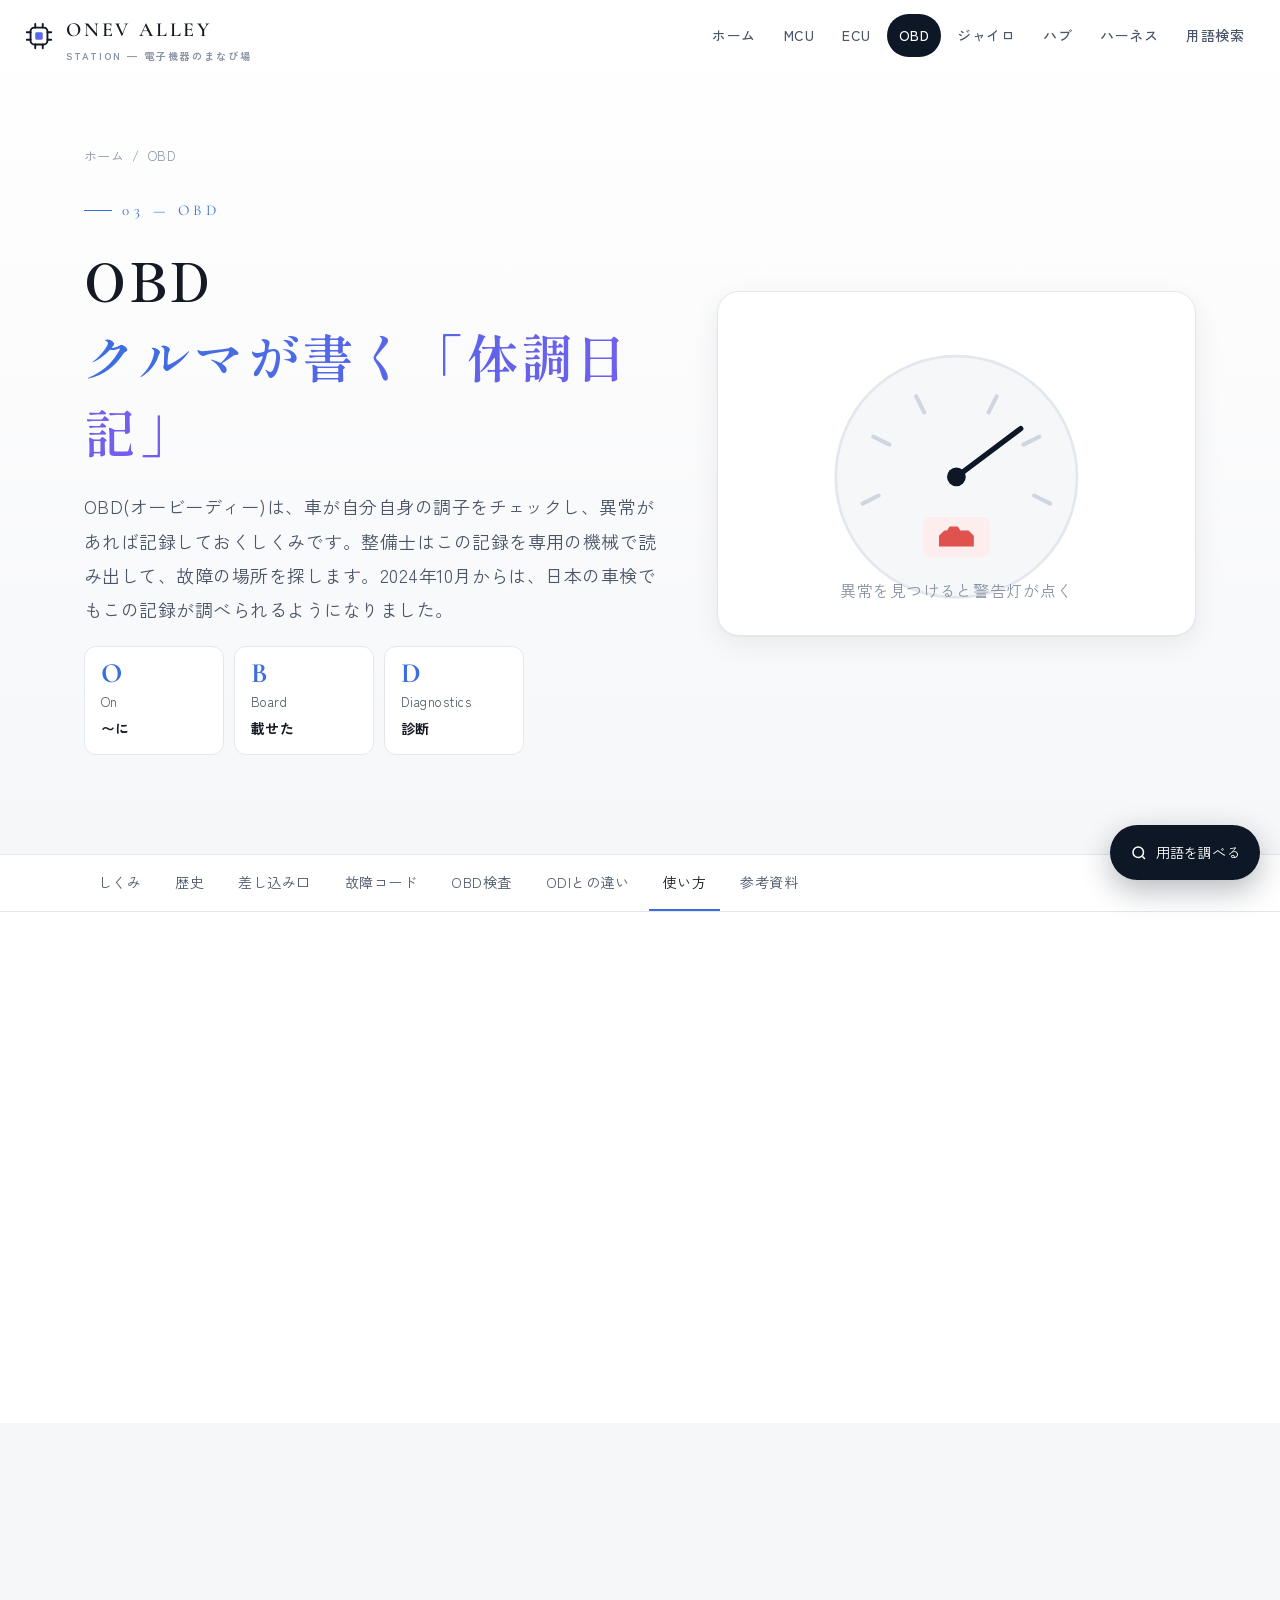
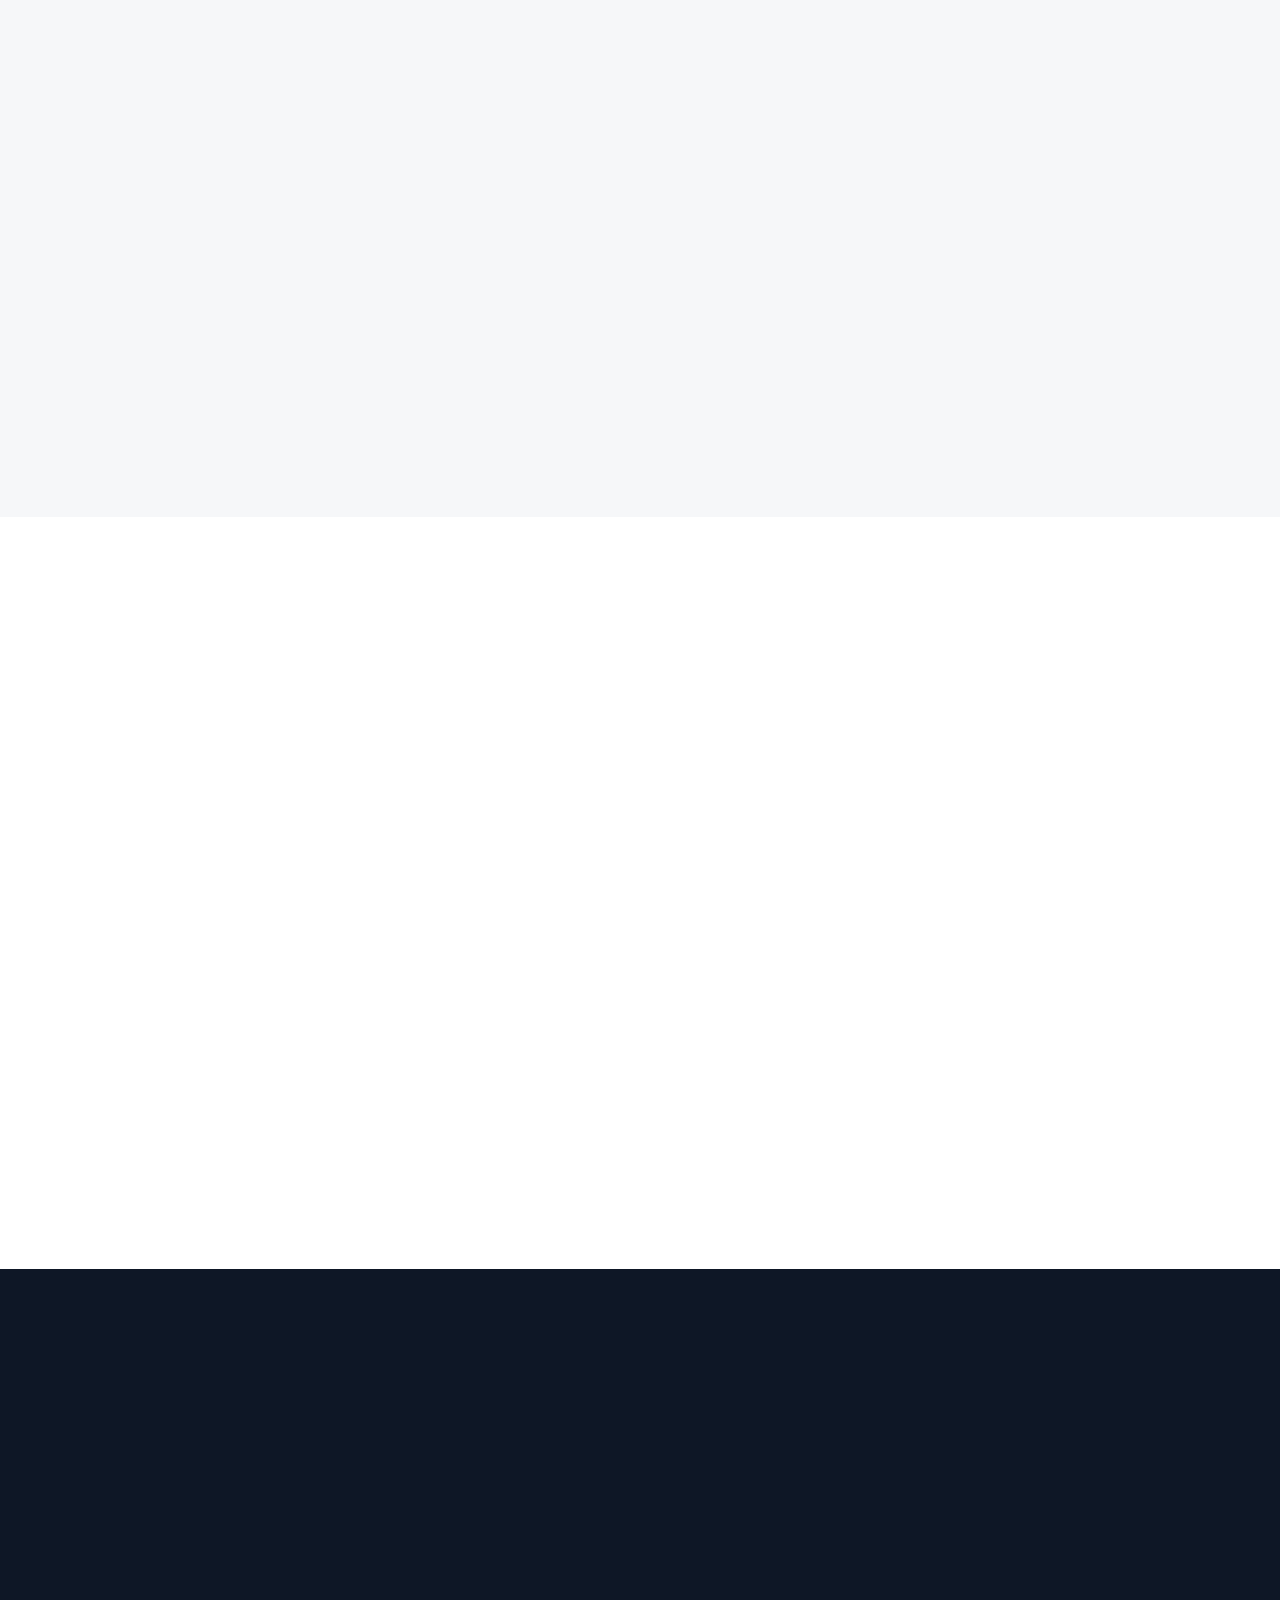
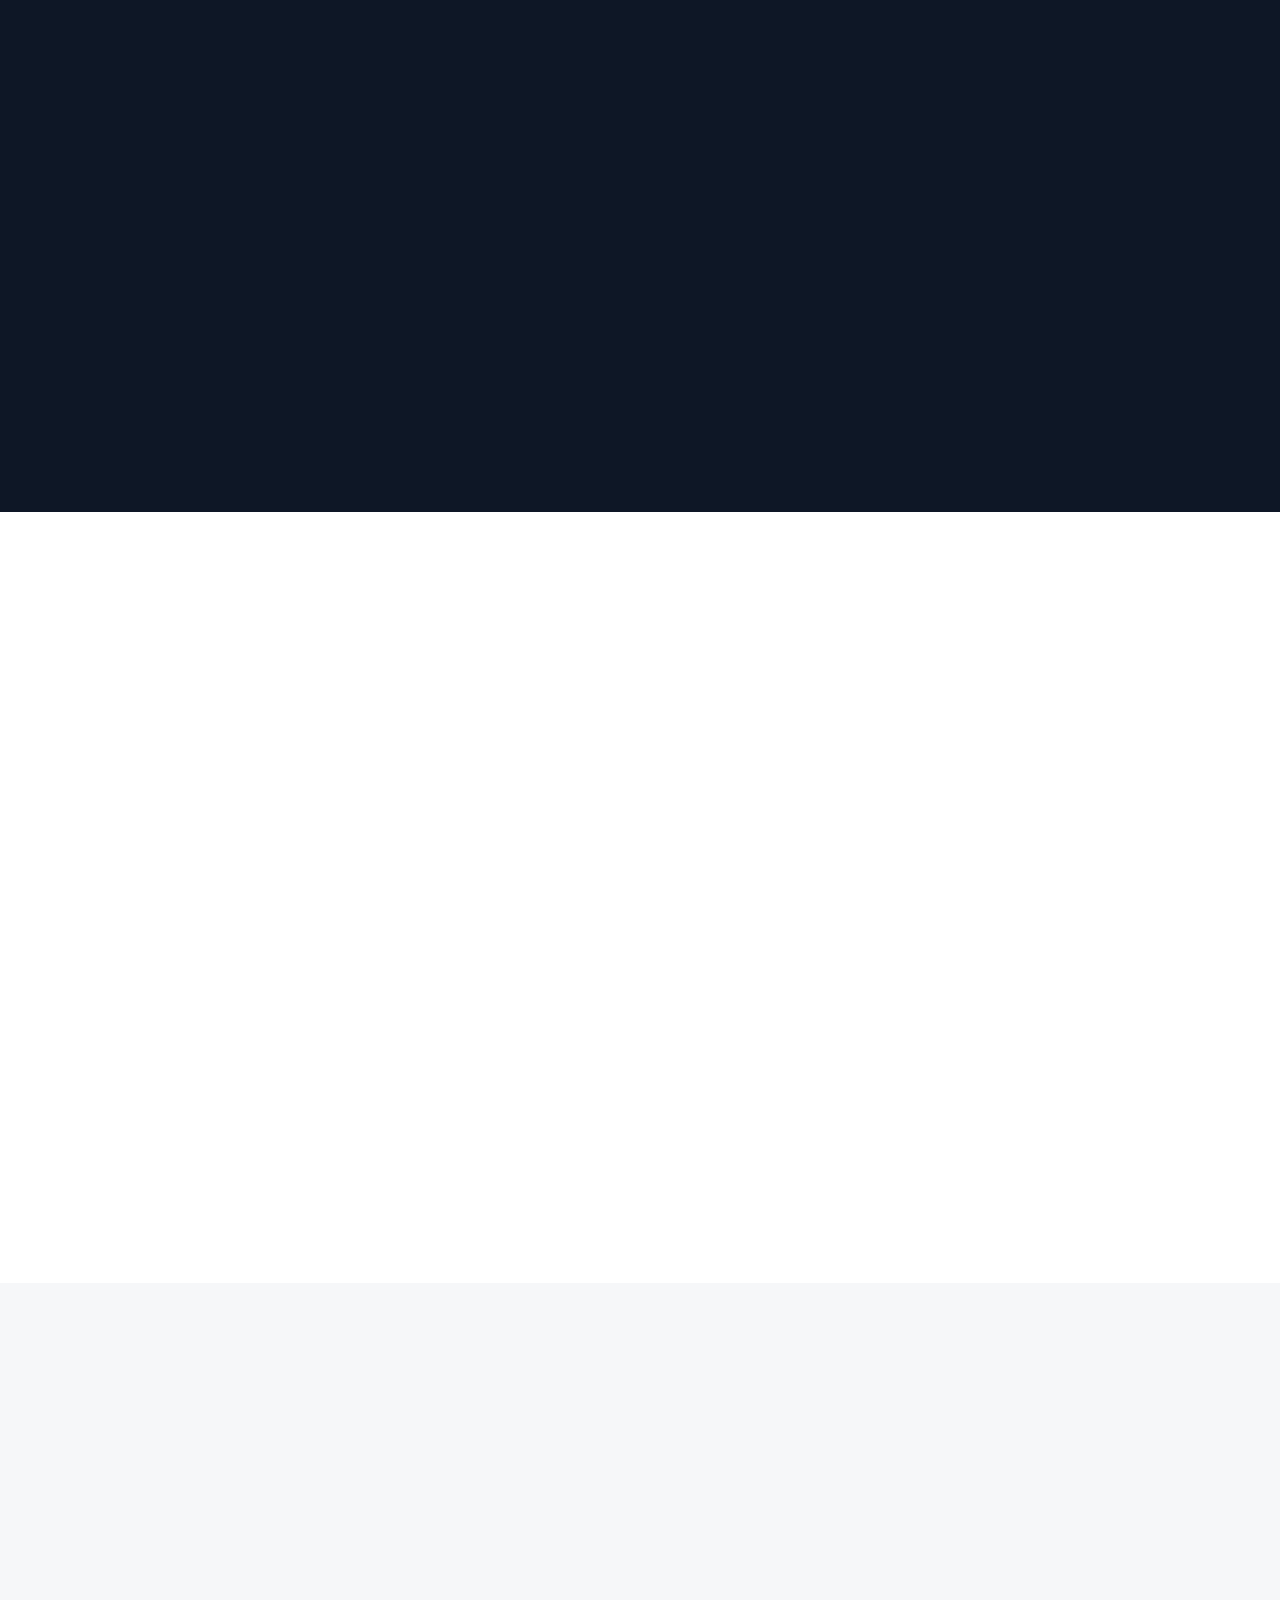
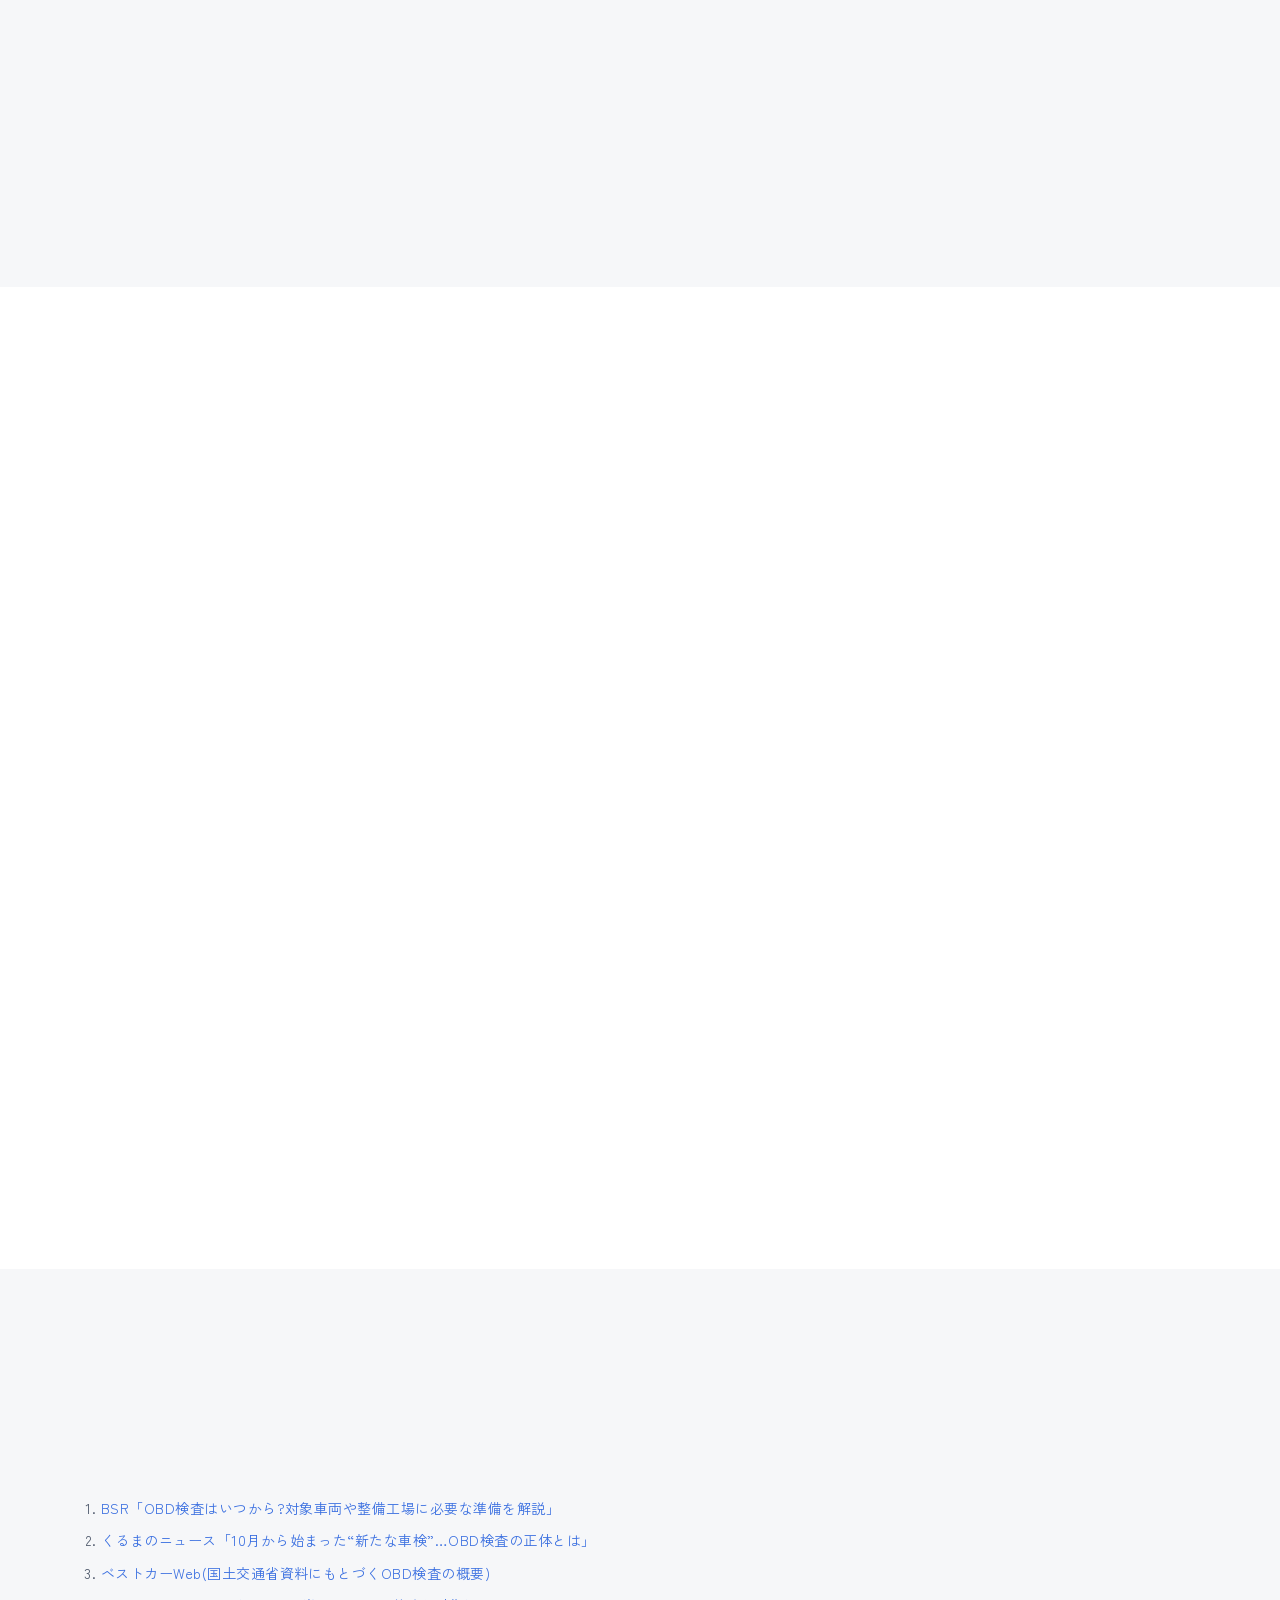
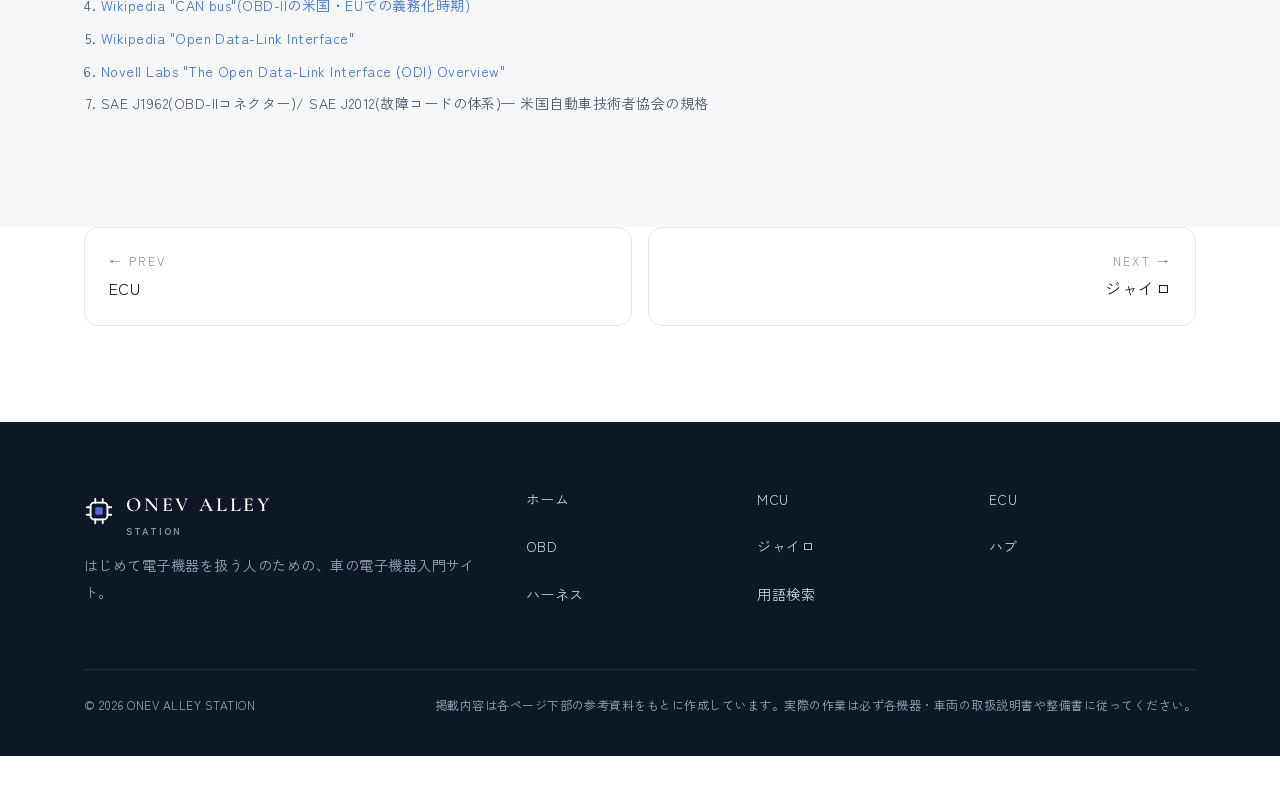
<file: obd.html>
<!doctype html>
<html lang="ja">
<head>
<meta charset="utf-8">
<meta name="viewport" content="width=device-width, initial-scale=1">
<title>OBD(車の自己診断)とOBD検査|ONEV ALLEY STATION</title>
<meta name="description" content="OBD(車載式故障診断装置)のしくみ、故障コードの読み方、2024年10月から始まった車検のOBD検査を初心者向けに解説します。">
<link rel="canonical" href="https://tani1794.github.io/second_before_company/obd.html">
<meta property="og:type" content="article">
<meta property="og:site_name" content="ONEV ALLEY STATION">
<meta property="og:title" content="OBD(車の自己診断)とOBD検査|ONEV ALLEY STATION">
<meta property="og:description" content="OBD(車載式故障診断装置)のしくみ、故障コードの読み方、2024年10月から始まった車検のOBD検査を初心者向けに解説します。">
<meta property="og:url" content="https://tani1794.github.io/second_before_company/obd.html">
<meta property="og:image" content="https://tani1794.github.io/second_before_company/img/ogp.png">
<meta name="twitter:card" content="summary_large_image">
<meta name="theme-color" content="#0e1726">
<link rel="icon" href="img/favicon.svg" type="image/svg+xml">
<link rel="preconnect" href="https://fonts.googleapis.com">
<link rel="preconnect" href="https://fonts.gstatic.com" crossorigin>
<link href="https://fonts.googleapis.com/css2?family=Cormorant+Garamond:wght@500;600&family=Shippori+Mincho+B1:wght@500;600&family=Zen+Kaku+Gothic+New:wght@400;500;700&display=swap" rel="stylesheet">
<link rel="stylesheet" href="css/style.css">
<script type="application/ld+json">{"@context": "https://schema.org", "@type": "WebPage", "name": "OBD(車の自己診断)とOBD検査", "description": "OBD(車載式故障診断装置)のしくみ、故障コードの読み方、2024年10月から始まった車検のOBD検査を初心者向けに解説します。", "inLanguage": "ja", "url": "https://tani1794.github.io/second_before_company/obd.html", "isPartOf": {"@type": "WebSite", "name": "ONEV ALLEY STATION", "url": "https://tani1794.github.io/second_before_company/"}}</script>
</head>
<body>
<header class="site-header">
  <div class="container">
    <a class="brand" href="index.html" aria-label="ONEV ALLEY STATION ホームへ"><svg class="brand-mark" viewBox="0 0 32 32" aria-hidden="true"><rect x="7" y="7" width="18" height="18" rx="4" fill="none" stroke="#0e1726" stroke-width="2"/><rect x="12" y="12" width="8" height="8" rx="1.5" fill="url(#lg)"/><g stroke="#0e1726" stroke-width="2" stroke-linecap="round"><path d="M12 3v4M20 3v4M12 25v4M20 25v4M3 12h4M3 20h4M25 12h4M25 20h4"/></g><defs><linearGradient id="lg" x1="0" y1="0" x2="1" y2="1"><stop offset="0" stop-color="#3a6fe0"/><stop offset="1" stop-color="#7b5cf0"/></linearGradient></defs></svg><span>ONEV ALLEY<small>STATION — 電子機器のまなび場</small></span></a>
    <button class="nav-toggle" aria-label="メニューを開く" aria-expanded="false" aria-controls="global-nav"><span></span><span></span><span></span></button>
    <nav class="global-nav" id="global-nav" aria-label="メインメニュー"><ul>
<li><a href="index.html">ホーム</a></li>
<li><a href="mcu.html">MCU</a></li>
<li><a href="ecu.html">ECU</a></li>
<li><a href="obd.html" aria-current="page">OBD</a></li>
<li><a href="gyro.html">ジャイロ</a></li>
<li><a href="hub.html">ハブ</a></li>
<li><a href="harness.html">ハーネス</a></li>
<li><a href="glossary.html">用語検索</a></li>
    </ul></nav>
  </div>
</header>

<main id="main">
<section class="hero">
  <div class="container hero-grid">
    <div class="reveal">
      <nav class="breadcrumb" aria-label="現在地"><a href="index.html">ホーム</a><span>/</span>OBD</nav>
      <span class="eyebrow">03 — OBD</span>
      <h1>OBD<br><span class="accent">クルマが書く「体調日記」</span></h1>
      <p class="lead">OBD(オービーディー)は、車が自分自身の調子をチェックし、異常があれば記録しておくしくみです。整備士はこの記録を専用の機械で読み出して、故障の場所を探します。2024年10月からは、日本の車検でもこの記録が調べられるようになりました。</p>
      <div class="abbr-box">
        <div class="piece"><b>O</b><span>On</span><em>〜に</em></div>
        <div class="piece"><b>B</b><span>Board</span><em>載せた</em></div>
        <div class="piece"><b>D</b><span>Diagnostics</span><em>診断</em></div>
      </div>
    </div>
    <div class="hero-visual reveal delay-2">
      <svg viewBox="0 0 320 220" role="img" aria-label="メーターの警告灯のイラスト">
        <circle cx="160" cy="120" r="90" fill="#f6f7f9" stroke="#e3e7ee" stroke-width="2"/>
        <g stroke="#cfd6e2" stroke-width="3" stroke-linecap="round"><path d="M90 140l12-6M98 90l12 6M130 60l6 12M190 60l-6 12M222 90l-12 6M230 140l-12-6"/></g>
        <path d="M160 120 L208 84" stroke="#0e1726" stroke-width="4" stroke-linecap="round"/>
        <circle cx="160" cy="120" r="7" fill="#0e1726"/>
        <g transform="translate(135 150)"><rect width="50" height="30" rx="6" fill="#fdeeed"/><path d="M12 22h26v-8l-4-4h-6l-2-3h-6l-2 3h-2l-4 4z" fill="#e0524d"/></g>
        <text x="160" y="210" text-anchor="middle" font-size="12" fill="#8a94a6">異常を見つけると警告灯が点く</text>
      </svg>
    </div>
  </div>
</section>

<nav class="page-tabs" aria-label="このページの目次"><ul>
  <li><a href="#about">しくみ</a></li>
  <li><a href="#history">歴史</a></li>
  <li><a href="#connector">差し込み口</a></li>
  <li><a href="#dtc">故障コード</a></li>
  <li><a href="#inspection">OBD検査</a></li>
  <li><a href="#odi">ODIとの違い</a></li>
  <li><a href="#handling">使い方</a></li>
  <li><a href="#refs">参考資料</a></li>
</ul></nav>

<section class="section" id="about">
  <div class="container split">
    <div class="reveal">
      <span class="section-num">01 — HOW IT WORKS</span>
      <h2>ECUが、自分で自分を見張っている。</h2>
      <p>車の<a href="ecu.html">ECU</a>は、運転を制御しながら同時に「センサーの値がおかしくないか」「指示どおりに部品が動いているか」をチェックしています。異常を見つけると、</p>
      <ol>
        <li>メーターの<b>警告灯</b>を点けて運転者に知らせる</li>
        <li>何が起きたかを<b><span class="term" data-term="DTC">故障コード</span></b>として記録する</li>
      </ol>
      <p>という2つのことを行います。この機能全体をOBDと呼びます。</p>
    </div>
    <div class="reveal delay-1">
      <div class="keypoint"><strong>ひとことで言うと</strong><p>OBD = 車に内蔵された「自己診断機能」と、その結果を外から読み出すための「共通の決まり」。</p></div>
      <div class="keypoint warn"><strong>よくある誤解</strong><p>「OBD2」「OBD-II」は、OBDの第2世代の規格のこと。今の車で「OBD」といえば、ふつうはこの第2世代を指します。</p></div>
    </div>
  </div>
</section>

<section class="section alt" id="history">
  <div class="container split">
    <div class="reveal">
      <span class="section-num">02 — HISTORY</span>
      <h2>もともとは「排ガス」を見張るため。</h2>
      <p>OBDは、アメリカやヨーロッパで、排出ガスに関係する装置の故障を見逃さないための仕組みとして義務化されました。日本では、自動ブレーキなどの先進安全技術が広く普及したことを受けて、車検での活用が始まりました。</p>
    </div>
    <ul class="timeline reveal delay-1">
      <li><span class="year">1996</span><p>アメリカで、販売されるすべての乗用車・小型トラックにOBD-IIが義務化。</p></li>
      <li><span class="year">2001 / 2004</span><p>EU(ヨーロッパ連合)で、ガソリン車(2001年)、ディーゼル車(2004年)に欧州版OBDが義務化。</p></li>
      <li><span class="year">2023.10</span><p>日本で車検のOBD検査の「プレ運用(慣らし期間)」開始。</p></li>
      <li class="hl"><span class="year">2024.10</span><p>日本で国産車のOBD検査が本格スタート。</p></li>
      <li class="hl"><span class="year">2025.10</span><p>輸入車のOBD検査がスタート。</p></li>
    </ul>
  </div>
</section>

<section class="section" id="connector">
  <div class="container">
    <div class="section-head reveal">
      <span class="section-num">03 — CONNECTOR</span>
      <h2>運転席の足元にある、16本の穴。</h2>
      <p>OBD-II対応の車には、形と各ピン(穴)の役割が決められた<b>16ピンのコネクター</b>があり、ふつうはハンドルの下あたりにあります。ピンに触れると役割が表示されます(番号が書かれていないピンは、メーカーが自由に使えるピンです)。</p>
    </div>
    <div class="split">
      <div class="demo reveal">
        <svg id="obd-conn" viewBox="0 0 440 200" role="img" aria-label="OBD-IIコネクターの16ピン配置">
          <path d="M30 40 H410 L380 170 H60 Z" fill="#0e1726" rx="16"/>
          <g id="obd-pins"></g>
          <text x="220" y="192" text-anchor="middle" font-size="11" fill="#8a94a6">差し込み口を正面から見た図(上段1〜8、下段9〜16)</text>
        </svg>
      </div>
      <div class="reveal delay-1">
        <div id="pin-info" class="demo-out" aria-live="polite">ピンに触れてみましょう。とくに大事なのは<b>4・5番(アース)</b>、<b>6・14番(CAN通信)</b>、<b>16番(バッテリー電源)</b>です。</div>
        <div class="keypoint violet mt-32"><strong>ポイント</strong><p>16番には常にバッテリーの電気が来ています。金属の工具などでピン同士をつなげてしまう(ショートさせる)と危険なので、むやみに触らないようにしましょう。</p></div>
      </div>
    </div>
  </div>
</section>

<section class="section dark" id="dtc">
  <div class="container">
    <div class="section-head reveal">
      <span class="section-num">04 — TROUBLE CODE</span>
      <h2>故障コードを、読み解いてみよう。</h2>
      <p>故障コードは「英字1文字+数字4ケタ」。それぞれのケタに意味があります。例を選ぶか、自分で入力してみてください。</p>
    </div>
    <div class="demo reveal" style="color:var(--ink)">
      <div class="search-box" style="margin-top:0">
        <input id="dtc-input" type="text" value="P0301" maxlength="5" aria-label="故障コード" style="text-transform:uppercase;font-family:'Cormorant Garamond',serif;font-size:24px;letter-spacing:.2em">
        <button id="dtc-btn" type="button">読み解く</button>
      </div>
      <div class="chips"><button type="button" class="chip dtc-ex">P0301</button><button type="button" class="chip dtc-ex">P0171</button><button type="button" class="chip dtc-ex">C0035</button><button type="button" class="chip dtc-ex">B1000</button><button type="button" class="chip dtc-ex">U0100</button></div>
      <div id="dtc-out" class="grid grid-4"></div>
      <p class="muted" style="margin-top:16px">※ 2ケタ目が「1」のコードはメーカー独自の意味を持つため、正確な内容は各メーカーの整備書で確認します。ここでは共通ルールに基づく大まかな意味を表示しています。</p>
    </div>
  </div>
</section>

<section class="section" id="inspection">
  <div class="container">
    <div class="section-head reveal">
      <span class="section-num">05 — INSPECTION</span>
      <h2>2024年から始まった「OBD検査」とは。</h2>
      <p>これまでの車検は、ブレーキの効きや排ガスなど「機械としての状態」が中心でした。警告灯が点いていても、基準を満たしていれば合格になることがありました。OBD検査では、車検時に専用の<span class="term" data-term="スキャンツール">スキャンツール</span>をつなぎ、<b>決められた重要な故障コードが記録されていないか</b>を確認します。</p>
    </div>
    <div class="grid grid-3">
      <div class="card reveal"><div class="icon red">なぜ</div><h3>導入された理由</h3><p>自動ブレーキなどの先進安全技術は事故を減らす一方、故障すると誤作動して事故につながるおそれがあるため。電子装置の故障を車検で見逃さないことが目的です。</p></div>
      <div class="card reveal delay-1"><div class="icon">対象</div><h3>対象になる車</h3><p>国産車:2021年10月以降に新しく型式指定を受けた新型車(フルモデルチェンジ車など)。<br>輸入車:2022年以降の新型車。<br>それ以前から作られている車は対象外です。</p></div>
      <div class="card reveal delay-2"><div class="icon violet">開始</div><h3>始まった時期</h3><p>国産車:2024年10月1日から。<br>輸入車:2025年10月1日から。</p></div>
    </div>
  </div>
</section>

<section class="section alt" id="odi">
  <div class="container split">
    <div class="reveal">
      <span class="section-num">COLUMN</span>
      <h2>「ODI」は、まったく別の言葉。</h2>
      <p>OBDと1文字ちがいの「<span class="term" data-term="ODI">ODI</span>」は、車ではなく<b>パソコンのネットワーク</b>の用語です。1989年にアップルとノベルという会社が共同で発表した、ネットワークカード(LANにつなぐ部品)とソフトの間の受け渡しの決まりです。</p>
      <p>マイクロソフトなどが作った「NDIS」という規格と同じ役割を持ち、通信を7つの階層で整理した<span class="term" data-term="OSI参照モデル">OSI参照モデル</span>の第2層(データリンク層)で働きます。現在はほとんど使われていない、歴史上の規格です。</p>
      <p><a href="hub.html#network">ネットワークのハブ</a>のページで、ネットワークの基本もあわせて学べます。</p>
    </div>
    <div class="table-wrap reveal delay-1">
      <table style="min-width:0">
        <tr><th></th><th>OBD</th><th>ODI</th></tr>
        <tr><td><b>分野</b></td><td>自動車</td><td>パソコンのネットワーク</td></tr>
        <tr><td><b>意味</b></td><td>車載式故障診断</td><td>ネットワークカード用の接続ルール</td></tr>
        <tr><td><b>今</b></td><td>現役(車検でも使用)</td><td>ほぼ使われていない</td></tr>
      </table>
    </div>
  </div>
</section>

<section class="section" id="handling">
  <div class="container">
    <div class="section-head reveal">
      <span class="section-num">06 — HOW TO USE</span>
      <h2>スキャンツールのつなぎ方(基本の流れ)。</h2>
      <p>機器によって細かい手順は違います。必ず使う機器の取扱説明書を確認してください。</p>
    </div>
    <ol class="steps reveal">
      <li><b>エンジンを止め、イグニッション(電源)をOFFにする</b><span>電源が入ったまま抜き差しすると、機器や車に負担がかかることがあります。</span></li>
      <li><b>運転席の足元でOBDコネクターを探す</b><span>多くはハンドルの下付近。カバーの中に隠れていることもあります。</span></li>
      <li><b>向きを確かめて、まっすぐ奥まで差し込む</b><span>台形の形なので、逆向きには入りません。無理に押し込まないこと。</span></li>
      <li><b>イグニッションをONにして、ツールの画面に従う</b><span>故障コードを読み出し、内容を<b>必ず記録</b>してから次の作業に進みます。</span></li>
      <li><b>原因を直してからコードを消す</b><span>原因が残ったまま消しても、また記録されて警告灯が点きます。</span></li>
    </ol>
  </div>
</section>

<section class="section alt" id="refs">
  <div class="container">
    <div class="section-head reveal"><span class="section-num">REFERENCES</span><h2>参考資料</h2></div>
    <ol class="refs">
      <li><a href="https://bsrweb.jp/article/482665" target="_blank" rel="noopener">BSR「OBD検査はいつから?対象車両や整備工場に必要な準備を解説」</a></li>
      <li><a href="https://kuruma-news.jp/post/845814" target="_blank" rel="noopener">くるまのニュース「10月から始まった“新たな車検”…OBD検査の正体とは」</a></li>
      <li><a href="https://bestcarweb.jp/feature/column/329966?prd=2" target="_blank" rel="noopener">ベストカーWeb(国土交通省資料にもとづくOBD検査の概要)</a></li>
      <li><a href="https://www.wikipedia.org/wiki/CAN_Bus" target="_blank" rel="noopener">Wikipedia "CAN bus"(OBD-IIの米国・EUでの義務化時期)</a></li>
      <li><a href="https://en.wikipedia.org/wiki/Open_Data-Link_Interface" target="_blank" rel="noopener">Wikipedia "Open Data-Link Interface"</a></li>
      <li><a href="https://sunsite3.icm.edu.pl/packages/novell/FAQ/netlab/odi-ipx.txt" target="_blank" rel="noopener">Novell Labs "The Open Data-Link Interface (ODI) Overview"</a></li>
      <li>SAE J1962(OBD-IIコネクター)/ SAE J2012(故障コードの体系)— 米国自動車技術者協会の規格</li>
    </ol>
  </div>
</section>

<section class="section" style="padding-top:0"><div class="container"><nav class="pager" aria-label="前後のページ"><a href="ecu.html"><small>← PREV</small>ECU</a><a class="next" href="gyro.html"><small>NEXT →</small>ジャイロ</a></nav></div></section>
</main>

<footer class="site-footer">
  <div class="container">
    <div class="footer-grid">
      <div>
        <a class="brand" href="index.html"><svg class="brand-mark" viewBox="0 0 32 32" aria-hidden="true"><rect x="7" y="7" width="18" height="18" rx="4" fill="none" stroke="#ffffff" stroke-width="2"/><rect x="12" y="12" width="8" height="8" rx="1.5" fill="url(#lg)"/><g stroke="#ffffff" stroke-width="2" stroke-linecap="round"><path d="M12 3v4M20 3v4M12 25v4M20 25v4M3 12h4M3 20h4M25 12h4M25 20h4"/></g><defs><linearGradient id="lg" x1="0" y1="0" x2="1" y2="1"><stop offset="0" stop-color="#3a6fe0"/><stop offset="1" stop-color="#7b5cf0"/></linearGradient></defs></svg><span>ONEV ALLEY<small>STATION</small></span></a>
        <p style="margin-top:16px">はじめて電子機器を扱う人のための、車の電子機器入門サイト。</p>
      </div>
      <ul class="footer-links">
<li><a href="index.html">ホーム</a></li>
<li><a href="mcu.html">MCU</a></li>
<li><a href="ecu.html">ECU</a></li>
<li><a href="obd.html">OBD</a></li>
<li><a href="gyro.html">ジャイロ</a></li>
<li><a href="hub.html">ハブ</a></li>
<li><a href="harness.html">ハーネス</a></li>
<li><a href="glossary.html">用語検索</a></li>
      </ul>
    </div>
    <div class="footer-bottom">
      <span>&copy; 2026 ONEV ALLEY STATION</span>
      <span>掲載内容は各ページ下部の参考資料をもとに作成しています。実際の作業は必ず各機器・車両の取扱説明書や整備書に従ってください。</span>
    </div>
  </div>
</footer>

<button class="search-fab" type="button" aria-haspopup="dialog">
  <svg width="18" height="18" viewBox="0 0 24 24" fill="none" stroke="currentColor" stroke-width="2" aria-hidden="true"><circle cx="11" cy="11" r="7"/><path d="m20 20-3.5-3.5"/></svg>用語を調べる
</button>
<div class="search-drawer" role="dialog" aria-modal="true" aria-label="用語を調べる">
  <div class="backdrop"></div>
  <div class="panel">
    <button class="close" type="button" aria-label="閉じる">×</button>
    <h3>用語を調べる</h3>
    <p class="muted">わからない言葉を入れてください。サイト内の用語集と、インターネット(Wikipedia日本語版)から探します。</p>
    <form class="search-box" data-out="drawer-results" role="search">
      <input type="search" placeholder="例:CAN、コネクター、ヨーレート" aria-label="調べたい用語">
      <button type="submit">調べる</button>
    </form>
    <div class="chips"><button type="button" class="chip">ECU</button><button type="button" class="chip">CAN</button><button type="button" class="chip">マイコン</button><button type="button" class="chip">テスター</button></div>
    <div id="drawer-results" aria-live="polite"></div>
  </div>
</div>

<script src="js/glossary-data.js"></script>
<script src="js/main.js"></script>
<script src="js/obd.js"></script>
</body>
</html>
</file>
<file: css/style.css>
/* =========================================================
   ONEV ALLEY STATION — 共通スタイル
   白をベースにした、落ち着いたモダンなデザイン
   ========================================================= */

:root {
  /* 色(ここを変えるとサイト全体の色が変わります) */
  --bg: #ffffff;
  --bg-soft: #f6f7f9;
  --bg-deep: #0e1726;          /* 濃紺:高級感のある締め色 */
  --ink: #141a24;              /* 本文の文字色 */
  --ink-2: #4a5568;            /* 補足の文字色 */
  --ink-3: #8a94a6;            /* さらに薄い文字色 */
  --line: #e3e7ee;             /* 罫線 */
  --red: #e0524d;              /* ライト系の赤(注意・強調) */
  --blue: #3a6fe0;             /* ライト系の青(リンク・メイン) */
  --violet: #7b5cf0;           /* ライト系の紫(アクセント) */
  --blue-tint: #edf2fd;
  --red-tint: #fdeeed;
  --violet-tint: #f2effe;

  --radius: 14px;
  --shadow: 0 1px 2px rgba(14,23,38,.04), 0 8px 28px rgba(14,23,38,.07);
  --max: 1160px;
  --header-h: 72px;

  --font-sans: "Zen Kaku Gothic New", "Hiragino Sans", "Noto Sans JP", system-ui, sans-serif;
  --font-serif: "Shippori Mincho B1", "Hiragino Mincho ProN", serif;
  --font-en: "Cormorant Garamond", Georgia, serif;
}

*, *::before, *::after { box-sizing: border-box; }
html { scroll-behavior: smooth; scroll-padding-top: calc(var(--header-h) + 16px); }
body {
  margin: 0;
  background: var(--bg);
  color: var(--ink);
  font-family: var(--font-sans);
  font-size: 16px;
  line-height: 1.9;
  letter-spacing: .03em;
  -webkit-font-smoothing: antialiased;
}
img, svg { max-width: 100%; display: block; }
a { color: var(--blue); text-decoration: none; }
a:hover { text-decoration: underline; }
h1, h2, h3, h4 { font-family: var(--font-serif); font-weight: 600; line-height: 1.45; margin: 0 0 .6em; letter-spacing: .05em; }
p { margin: 0 0 1.1em; }
.container { width: 100%; max-width: var(--max); margin: 0 auto; padding: 0 24px; }
@media (max-width: 640px) { .container { padding: 0 16px; } }

/* ---------- ヘッダー(全ページ共通) ---------- */
.site-header {
  position: fixed; inset: 0 0 auto 0; height: var(--header-h); z-index: 100;
  background: rgba(255,255,255,.88);
  backdrop-filter: saturate(160%) blur(14px);
  -webkit-backdrop-filter: saturate(160%) blur(14px);
  border-bottom: 1px solid transparent;
  transition: border-color .3s, box-shadow .3s;
}
.site-header.is-scrolled { border-color: var(--line); box-shadow: 0 4px 20px rgba(14,23,38,.05); }
.site-header .container { height: 100%; display: flex; align-items: center; justify-content: space-between; gap: 24px; max-width: 1320px; }
.brand { display: flex; align-items: center; gap: 12px; color: var(--ink); font-family: var(--font-en); font-weight: 600; font-size: 20px; letter-spacing: .14em; white-space: nowrap; }
.brand:hover { text-decoration: none; }
.brand-mark { width: 30px; height: 30px; }
.brand small { display: block; font-family: var(--font-sans); font-size: 10px; letter-spacing: .2em; color: var(--ink-3); line-height: 1; margin-top: 2px; }

.global-nav ul { list-style: none; display: flex; gap: 4px; margin: 0; padding: 0; }
.global-nav a {
  position: relative; display: block; padding: 8px 12px; border-radius: 999px;
  color: var(--ink-2); font-size: 14px; font-weight: 500; white-space: nowrap;
  transition: color .2s, background .2s;
}
.global-nav a:hover { color: var(--ink); background: var(--bg-soft); text-decoration: none; }
.global-nav a[aria-current="page"] { color: #fff; background: var(--bg-deep); }
.nav-toggle { display: none; background: none; border: 0; width: 44px; height: 44px; cursor: pointer; border-radius: 10px; }
.nav-toggle span { display: block; width: 22px; height: 2px; background: var(--ink); margin: 5px auto; transition: transform .3s, opacity .3s; }

@media (max-width: 1100px) {
  .nav-toggle { display: block; }
  .global-nav {
    position: fixed; top: var(--header-h); left: 0; right: 0; bottom: 0; background: #fff;
    opacity: 0; pointer-events: none; transform: translateY(-8px); transition: opacity .3s, transform .3s;
    overflow-y: auto;
  }
  .global-nav.is-open { opacity: 1; pointer-events: auto; transform: none; }
  .global-nav ul { flex-direction: column; padding: 16px; gap: 2px; }
  .global-nav a { font-size: 17px; padding: 14px 16px; border-radius: 10px; }
  .nav-toggle[aria-expanded="true"] span:nth-child(1) { transform: translateY(7px) rotate(45deg); }
  .nav-toggle[aria-expanded="true"] span:nth-child(2) { opacity: 0; }
  .nav-toggle[aria-expanded="true"] span:nth-child(3) { transform: translateY(-7px) rotate(-45deg); }
}

/* ---------- ヒーロー(各ページ冒頭) ---------- */
.hero { position: relative; padding: calc(var(--header-h) + 72px) 0 72px; overflow: hidden; background: linear-gradient(180deg, #fff 0%, var(--bg-soft) 100%); }
.hero::after { content: ""; position: absolute; inset: auto 0 0 0; height: 1px; background: var(--line); }
.hero-grid { display: grid; grid-template-columns: 1.1fr .9fr; gap: 48px; align-items: center; }
@media (max-width: 900px) { .hero-grid { grid-template-columns: 1fr; } }
.eyebrow { display: inline-flex; align-items: center; gap: 10px; font-family: var(--font-en); font-size: 15px; letter-spacing: .3em; color: var(--blue); text-transform: uppercase; margin-bottom: 18px; }
.eyebrow::before { content: ""; width: 28px; height: 1px; background: currentColor; }
.hero h1 { font-size: clamp(30px, 4.6vw, 52px); margin-bottom: .4em; }
.hero h1 .accent { background: linear-gradient(90deg, var(--blue), var(--violet)); -webkit-background-clip: text; background-clip: text; color: transparent; }
.hero .lead { font-size: clamp(15px, 1.6vw, 18px); color: var(--ink-2); max-width: 36em; }
.hero-read { display: inline-flex; gap: 8px; align-items: center; margin-top: 8px; font-size: 13px; color: var(--ink-3); }
.hero-visual { background: #fff; border: 1px solid var(--line); border-radius: 22px; box-shadow: var(--shadow); padding: 24px; }

/* パンくず(今どこにいるか) */
.breadcrumb { font-size: 13px; color: var(--ink-3); margin-bottom: 20px; }
.breadcrumb a { color: var(--ink-3); }
.breadcrumb span { margin: 0 8px; }

/* ---------- ページ内タブ(上部に固定) ---------- */
.page-tabs { position: sticky; top: var(--header-h); z-index: 50; background: rgba(255,255,255,.95); backdrop-filter: blur(10px); border-bottom: 1px solid var(--line); }
.page-tabs ul { list-style: none; margin: 0 auto; padding: 0 24px; display: flex; gap: 6px; overflow-x: auto; max-width: var(--max); scrollbar-width: none; }
.page-tabs ul::-webkit-scrollbar { display: none; }
.page-tabs a { display: block; padding: 14px 14px; font-size: 14px; color: var(--ink-2); white-space: nowrap; border-bottom: 2px solid transparent; transition: color .2s, border-color .2s; }
.page-tabs a:hover { color: var(--ink); text-decoration: none; }
.page-tabs a.is-active { color: var(--ink); border-color: var(--blue); }

/* ---------- セクション ---------- */
.section { padding: 96px 0; }
.section.alt { background: var(--bg-soft); }
.section.dark { background: var(--bg-deep); color: #e8edf6; }
.section.dark h2, .section.dark h3 { color: #fff; }
.section.dark p { color: #b9c3d6; }
.section-head { margin-bottom: 44px; max-width: 760px; }
.section-num { font-family: var(--font-en); font-size: 15px; letter-spacing: .3em; color: var(--ink-3); display: block; margin-bottom: 8px; }
.section-head h2 { font-size: clamp(24px, 3vw, 34px); }
.section-head p { color: var(--ink-2); }
.dark .section-head p { color: #b9c3d6; }
@media (max-width: 640px) { .section { padding: 64px 0; } }

/* ---------- カード ---------- */
.grid { display: grid; gap: 22px; }
.grid-2 { grid-template-columns: repeat(2, 1fr); }
.grid-3 { grid-template-columns: repeat(3, 1fr); }
.grid-4 { grid-template-columns: repeat(4, 1fr); }
@media (max-width: 900px) { .grid-3, .grid-4 { grid-template-columns: repeat(2, 1fr); } }
@media (max-width: 640px) { .grid-2, .grid-3, .grid-4 { grid-template-columns: 1fr; } }

.card { background: #fff; border: 1px solid var(--line); border-radius: var(--radius); padding: 28px; transition: transform .3s, box-shadow .3s, border-color .3s; }
.card:hover { transform: translateY(-3px); box-shadow: var(--shadow); }
.card h3 { font-size: 19px; margin-bottom: .5em; }
.card p:last-child { margin-bottom: 0; }
.card .icon { width: 44px; height: 44px; border-radius: 12px; display: grid; place-items: center; margin-bottom: 16px; background: var(--blue-tint); color: var(--blue); font-weight: 700; }
.card .icon.red { background: var(--red-tint); color: var(--red); }
.card .icon.violet { background: var(--violet-tint); color: var(--violet); }
.card.link-card { display: block; color: inherit; position: relative; }
.card.link-card:hover { text-decoration: none; border-color: var(--blue); }
.card.link-card .more { font-size: 13px; color: var(--blue); font-weight: 700; letter-spacing: .1em; }
.card.link-card .tag { font-family: var(--font-en); font-size: 13px; letter-spacing: .25em; color: var(--ink-3); }

/* ---------- ひとことで言うと(要点ボックス) ---------- */
.keypoint { border-left: 3px solid var(--blue); background: var(--blue-tint); padding: 20px 24px; border-radius: 0 var(--radius) var(--radius) 0; margin: 0 0 28px; }
.keypoint strong { display: block; font-size: 13px; letter-spacing: .15em; color: var(--blue); margin-bottom: 4px; }
.keypoint p { margin: 0; }
.keypoint.warn { border-color: var(--red); background: var(--red-tint); }
.keypoint.warn strong { color: var(--red); }
.keypoint.violet { border-color: var(--violet); background: var(--violet-tint); }
.keypoint.violet strong { color: var(--violet); }

/* 略語の読み解きカード */
.abbr-box { display: flex; flex-wrap: wrap; gap: 10px; margin: 8px 0 28px; }
.abbr-box .piece { border: 1px solid var(--line); border-radius: 12px; padding: 12px 16px; background: #fff; min-width: 140px; }
.abbr-box .piece b { font-family: var(--font-en); font-size: 28px; color: var(--blue); line-height: 1; }
.abbr-box .piece span { display: block; font-size: 13px; color: var(--ink-2); }
.abbr-box .piece em { display: block; font-style: normal; font-weight: 700; font-size: 14px; }

/* 2カラム(文章+図) */
.split { display: grid; grid-template-columns: 1fr 1fr; gap: 48px; align-items: center; }
.split.reverse > :first-child { order: 2; }
@media (max-width: 900px) { .split { grid-template-columns: 1fr; } .split.reverse > :first-child { order: 0; } }

.figure { background: #fff; border: 1px solid var(--line); border-radius: 18px; padding: 24px; box-shadow: var(--shadow); }
.figure figcaption { font-size: 13px; color: var(--ink-3); margin-top: 12px; text-align: center; }

/* ---------- 数字(カウントアップ) ---------- */
.stats { display: grid; grid-template-columns: repeat(3, 1fr); gap: 1px; background: var(--line); border: 1px solid var(--line); border-radius: var(--radius); overflow: hidden; }
.stats > div { background: #fff; padding: 32px 24px; text-align: center; }
.stats .num { font-family: var(--font-en); font-size: clamp(38px, 5vw, 56px); font-weight: 600; line-height: 1; color: var(--ink); }
.stats .unit { font-size: 16px; color: var(--ink-2); margin-left: 4px; }
.stats .label { margin-top: 10px; font-size: 14px; color: var(--ink-2); }
.stats .src { font-size: 11px; color: var(--ink-3); margin-top: 6px; }
@media (max-width: 640px) { .stats { grid-template-columns: 1fr; } }

/* ---------- 横棒グラフ(JSで伸びる) ---------- */
.bar-chart { display: grid; gap: 16px; }
.bar-row { display: grid; grid-template-columns: 180px 1fr 70px; gap: 14px; align-items: center; font-size: 14px; }
.bar-track { height: 14px; background: var(--bg-soft); border-radius: 999px; overflow: hidden; }
.bar-fill { height: 100%; width: 0; border-radius: 999px; background: linear-gradient(90deg, var(--blue), var(--violet)); transition: width 1.4s cubic-bezier(.2,.8,.2,1); }
.bar-row .val { font-family: var(--font-en); font-size: 20px; font-weight: 600; text-align: right; }
@media (max-width: 640px) { .bar-row { grid-template-columns: 1fr 56px; } .bar-row .bar-track { grid-column: 1 / -1; order: 3; } }

/* ---------- 年表 ---------- */
.timeline { position: relative; list-style: none; margin: 0; padding: 0 0 0 28px; }
.timeline::before { content: ""; position: absolute; left: 6px; top: 6px; bottom: 6px; width: 1px; background: var(--line); }
.timeline li { position: relative; padding: 0 0 28px; }
.timeline li::before { content: ""; position: absolute; left: -27px; top: 8px; width: 13px; height: 13px; border-radius: 50%; background: #fff; border: 2px solid var(--blue); }
.timeline li.hl::before { background: var(--red); border-color: var(--red); }
.timeline .year { font-family: var(--font-en); font-size: 22px; font-weight: 600; color: var(--ink); line-height: 1.2; }
.timeline p { margin: 2px 0 0; color: var(--ink-2); font-size: 15px; }

/* ---------- 切り替えタブ(コンテンツ内) ---------- */
.tabs { margin-top: 8px; }
.tab-list { display: inline-flex; flex-wrap: wrap; gap: 6px; padding: 6px; background: var(--bg-soft); border: 1px solid var(--line); border-radius: 999px; margin-bottom: 28px; }
.dark .tab-list { background: rgba(255,255,255,.06); border-color: rgba(255,255,255,.12); }
.tab-btn { border: 0; background: transparent; padding: 10px 20px; border-radius: 999px; font: inherit; font-size: 14px; color: var(--ink-2); cursor: pointer; transition: background .25s, color .25s; }
.dark .tab-btn { color: #b9c3d6; }
.tab-btn:hover { color: var(--ink); }
.tab-btn[aria-selected="true"] { background: var(--bg-deep); color: #fff; }
.dark .tab-btn[aria-selected="true"] { background: #fff; color: var(--bg-deep); }
.tab-panel { animation: panelIn .5s ease both; }
.tab-panel[hidden] { display: none; }
@keyframes panelIn { from { opacity: 0; transform: translateY(10px); } to { opacity: 1; transform: none; } }

/* ---------- 表 ---------- */
.table-wrap { overflow-x: auto; border: 1px solid var(--line); border-radius: var(--radius); background: #fff; }
table { width: 100%; border-collapse: collapse; font-size: 15px; min-width: 560px; }
th, td { padding: 14px 18px; text-align: left; border-bottom: 1px solid var(--line); vertical-align: top; }
th { background: var(--bg-soft); font-weight: 700; font-size: 14px; color: var(--ink-2); }
tr:last-child td { border-bottom: 0; }

/* ---------- 手順リスト ---------- */
.steps { counter-reset: step; list-style: none; margin: 0; padding: 0; display: grid; gap: 14px; }
.steps li { counter-increment: step; position: relative; padding: 18px 20px 18px 66px; background: #fff; border: 1px solid var(--line); border-radius: var(--radius); }
.steps li::before { content: counter(step, decimal-leading-zero); position: absolute; left: 20px; top: 16px; font-family: var(--font-en); font-size: 24px; font-weight: 600; color: var(--blue); }
.steps li b { display: block; }
.steps li span { color: var(--ink-2); font-size: 15px; }

/* ---------- 用語ツールチップ ---------- */
.term { border-bottom: 1px dashed var(--violet); cursor: help; color: inherit; }
.term-pop {
  position: absolute; z-index: 300; max-width: 320px; background: var(--bg-deep); color: #e8edf6;
  padding: 14px 16px; border-radius: 12px; font-size: 14px; line-height: 1.7; box-shadow: 0 12px 40px rgba(0,0,0,.25);
  opacity: 0; transform: translateY(6px); transition: opacity .2s, transform .2s; pointer-events: none;
}
.term-pop.is-show { opacity: 1; transform: none; pointer-events: auto; }
.term-pop b { color: #fff; display: block; margin-bottom: 4px; }
.term-pop a { color: #a9c1ff; font-size: 13px; }

/* ---------- 参考文献 ---------- */
.refs { font-size: 14px; color: var(--ink-2); padding-left: 1.2em; }
.refs li { margin-bottom: 6px; }

/* ---------- 次のページへ ---------- */
.pager { display: grid; grid-template-columns: 1fr 1fr; gap: 16px; }
.pager a { display: block; border: 1px solid var(--line); border-radius: var(--radius); padding: 22px 24px; color: var(--ink); background: #fff; transition: border-color .2s, transform .2s; }
.pager a:hover { border-color: var(--blue); text-decoration: none; transform: translateY(-2px); }
.pager small { display: block; color: var(--ink-3); font-size: 12px; letter-spacing: .2em; }
.pager .next { text-align: right; }
@media (max-width: 640px) { .pager { grid-template-columns: 1fr; } .pager .next { text-align: left; } }

/* ---------- フッター ---------- */
.site-footer { background: var(--bg-deep); color: #9aa6bb; padding: 64px 0 40px; font-size: 14px; }
.site-footer .brand { color: #fff; }
.footer-grid { display: grid; grid-template-columns: 1.2fr 2fr; gap: 40px; }
.footer-links { display: grid; grid-template-columns: repeat(3, 1fr); gap: 8px 24px; list-style: none; padding: 0; margin: 0; }
.footer-links a { color: #c9d2e3; }
.footer-bottom { margin-top: 48px; padding-top: 24px; border-top: 1px solid rgba(255,255,255,.1); font-size: 12px; display: flex; justify-content: space-between; flex-wrap: wrap; gap: 12px; }
@media (max-width: 760px) { .footer-grid { grid-template-columns: 1fr; } .footer-links { grid-template-columns: repeat(2, 1fr); } }

/* ---------- 右下の「用語を調べる」ボタン ---------- */
.search-fab {
  position: fixed; right: 20px; bottom: 20px; z-index: 150; border: 0; cursor: pointer;
  display: flex; align-items: center; gap: 8px; padding: 14px 20px; border-radius: 999px;
  background: var(--bg-deep); color: #fff; font: inherit; font-size: 14px; box-shadow: 0 10px 30px rgba(14,23,38,.3);
  transition: transform .2s;
}
.search-fab:hover { transform: translateY(-2px); }
.search-drawer { position: fixed; inset: 0; z-index: 400; display: none; }
.search-drawer.is-open { display: block; }
.search-drawer .backdrop { position: absolute; inset: 0; background: rgba(14,23,38,.45); animation: fadeIn .25s; }
.search-drawer .panel {
  position: absolute; right: 0; top: 0; bottom: 0; width: min(520px, 100%); background: #fff; overflow-y: auto;
  padding: 28px; animation: slideIn .35s cubic-bezier(.2,.8,.2,1);
}
.search-drawer .close { position: absolute; right: 16px; top: 16px; width: 40px; height: 40px; border: 0; background: var(--bg-soft); border-radius: 50%; cursor: pointer; font-size: 20px; }
@keyframes fadeIn { from { opacity: 0; } }
@keyframes slideIn { from { transform: translateX(40px); opacity: 0; } }

/* 検索フォームと結果(用語検索ページと共通) */
.search-box { display: flex; gap: 8px; margin: 12px 0 16px; }
.search-box input { flex: 1; min-width: 0; font: inherit; font-size: 16px; padding: 14px 18px; border: 1px solid var(--line); border-radius: 12px; background: var(--bg-soft); outline: none; transition: border-color .2s, background .2s; }
.search-box input:focus { border-color: var(--blue); background: #fff; }
.search-box button, .btn { font: inherit; font-size: 15px; padding: 12px 20px; border-radius: 12px; border: 0; cursor: pointer; background: var(--blue); color: #fff; white-space: nowrap; }
.btn.ghost { background: #fff; color: var(--ink); border: 1px solid var(--line); }
.btn:hover { filter: brightness(1.05); text-decoration: none; }
.chips { display: flex; flex-wrap: wrap; gap: 8px; margin-bottom: 18px; }
.chip { border: 1px solid var(--line); background: #fff; border-radius: 999px; padding: 6px 14px; font-size: 13px; cursor: pointer; color: var(--ink-2); font-family: inherit; }
.chip:hover { border-color: var(--blue); color: var(--blue); }
.result { border: 1px solid var(--line); border-radius: var(--radius); padding: 20px 22px; margin-bottom: 14px; background: #fff; animation: panelIn .4s ease both; }
.result h4 { font-family: var(--font-sans); font-size: 17px; margin: 0 0 4px; }
.result .src-label { font-size: 12px; letter-spacing: .1em; color: var(--ink-3); display: inline-block; margin-bottom: 8px; }
.result .src-label.local { color: var(--violet); }
.result .src-label.web { color: var(--blue); }
.result p { font-size: 15px; margin-bottom: .6em; }
.result .how { background: var(--bg-soft); border-radius: 10px; padding: 10px 14px; font-size: 14px; color: var(--ink-2); }
.result .actions { display: flex; flex-wrap: wrap; gap: 8px; margin-top: 10px; }
.result .actions a { font-size: 13px; padding: 6px 12px; border: 1px solid var(--line); border-radius: 999px; }
.search-note { font-size: 12px; color: var(--ink-3); }
.loading { display: inline-block; width: 16px; height: 16px; border: 2px solid var(--line); border-top-color: var(--blue); border-radius: 50%; animation: spin .8s linear infinite; vertical-align: middle; margin-right: 6px; }
@keyframes spin { to { transform: rotate(360deg); } }

/* ---------- スクロールでフェードイン・アウト ---------- */
.reveal { opacity: 0; transform: translateY(28px); transition: opacity .9s ease, transform .9s cubic-bezier(.2,.8,.2,1); }
.reveal.is-visible { opacity: 1; transform: none; }
.reveal.delay-1 { transition-delay: .1s; }
.reveal.delay-2 { transition-delay: .2s; }
.reveal.delay-3 { transition-delay: .3s; }
@media (prefers-reduced-motion: reduce) {
  .reveal { opacity: 1; transform: none; transition: none; }
  html { scroll-behavior: auto; }
}

/* ---------- インタラクティブ図の共通部品 ---------- */
.demo { background: #fff; border: 1px solid var(--line); border-radius: 18px; padding: 24px; box-shadow: var(--shadow); }
.demo-controls { display: flex; flex-wrap: wrap; gap: 16px 24px; align-items: center; margin-top: 16px; font-size: 14px; }
.demo-controls label { display: flex; align-items: center; gap: 10px; }
.demo-controls input[type="range"] { accent-color: var(--blue); width: 160px; }
.demo-out { margin-top: 14px; padding: 14px 16px; border-radius: 12px; background: var(--bg-soft); font-size: 15px; transition: background .3s; }
.demo-out.ok { background: var(--blue-tint); }
.demo-out.ng { background: var(--red-tint); }
.hotspot { cursor: pointer; }
.hotspot circle.ring { animation: pulse 2s ease-out infinite; transform-origin: center; transform-box: fill-box; }
@keyframes pulse { 0% { transform: scale(.6); opacity: .9; } 100% { transform: scale(1.8); opacity: 0; } }

.badge { display: inline-block; font-size: 12px; padding: 2px 10px; border-radius: 999px; background: var(--blue-tint); color: var(--blue); font-weight: 700; letter-spacing: .05em; }
.badge.red { background: var(--red-tint); color: var(--red); }
.badge.violet { background: var(--violet-tint); color: var(--violet); }
.muted { color: var(--ink-3); font-size: 13px; }
.center { text-align: center; }
.mt-32 { margin-top: 32px; }
.mt-48 { margin-top: 48px; }

/* 切り替えボタン(タブではない選択肢) */
.seg-btn { border: 0; background: transparent; padding: 8px 16px; border-radius: 999px; font: inherit; font-size: 14px; color: var(--ink-2); cursor: pointer; transition: background .25s, color .25s; }
.seg-btn[aria-selected="true"] { background: var(--bg-deep); color: #fff; }
.chip.is-on { background: var(--blue); border-color: var(--blue); color: #fff; }

/* 濃紺セクションの中の白いカードは、文字を濃い色に戻す */
.section.dark .card { color: var(--ink); }
.section.dark .card h3 { color: var(--ink); }
.section.dark .card p { color: var(--ink-2); }
</file>
